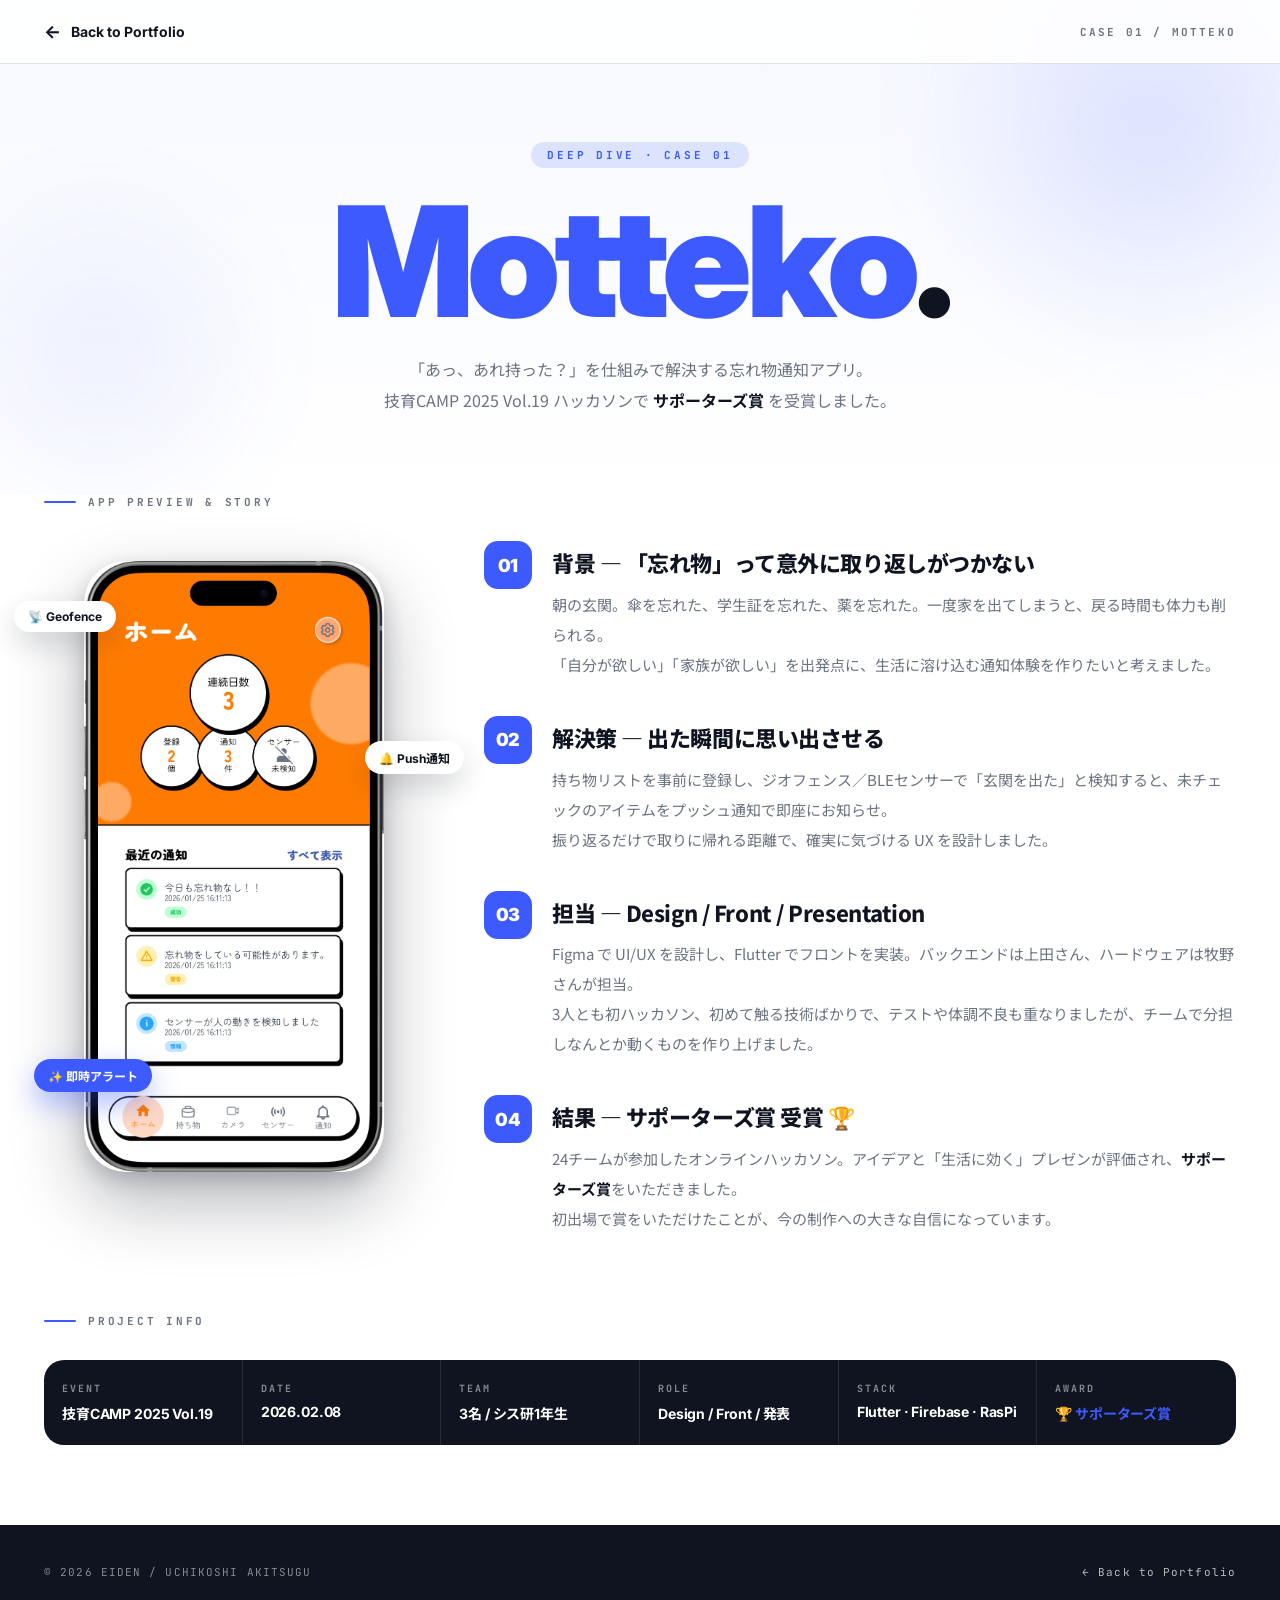
<file: motteko.html>
<!doctype html>
<html lang="ja">
<head>
  <meta charset="utf-8" />
  <meta name="viewport" content="width=device-width, initial-scale=1" />
  <title>Motteko — えいでん portfolio</title>
  <link rel="preconnect" href="https://fonts.googleapis.com">
  <link rel="preconnect" href="https://fonts.gstatic.com" crossorigin>
  <link href="https://fonts.googleapis.com/css2?family=Inter:wght@400;500;600;700;800;900&family=Noto+Sans+JP:wght@300;400;500;600;700;900&family=Caveat:wght@500;600;700&family=JetBrains+Mono:wght@400;500;700&display=swap" rel="stylesheet">
  <style>
    :root {
      --blue: #3D5AFF;
      --ink: #0f1420;
      --paper: #ffffff;
      --paper-2: #f6f7fb;
      --line: #e1e4ea;
      --muted: #6b7380;
      --blue-soft: #dbe3ff;
      --navy: #0A0F2E;
      --lime: #C6FF00;
    }

    * { box-sizing: border-box }
    html, body { margin: 0; padding: 0; color: var(--ink); font-family: "Noto Sans JP", "Inter", system-ui, sans-serif; background: #fff }
    html { scroll-behavior: smooth }
    a { color: inherit; text-decoration: none }
    img { max-width: 100%; display: block }

    /* ===== Back nav ===== */
    .back-nav {
      position: fixed; top: 0; left: 0; right: 0; height: 64px; z-index: 50;
      display: flex; align-items: center; justify-content: space-between;
      padding: 0 44px;
      background: rgba(255, 255, 255, .88);
      backdrop-filter: blur(12px);
      -webkit-backdrop-filter: blur(12px);
      border-bottom: 1px solid var(--line);
    }

    .back-link {
      display: flex; align-items: center; gap: 10px;
      font-family: "Inter", sans-serif; font-weight: 700; font-size: 14px;
      color: var(--ink); transition: color .2s;
    }
    .back-link:hover { color: var(--blue) }
    .back-link .arrow { font-size: 18px; line-height: 1 }

    .nav-title {
      font-family: "JetBrains Mono", monospace;
      font-size: 11px; font-weight: 700; letter-spacing: .2em;
      color: var(--muted);
    }

    /* ===== Hero ===== */
    .hero {
      padding: 140px 44px 80px;
      text-align: center;
      position: relative;
      overflow: hidden;
      background: linear-gradient(180deg, #f6f8ff 0%, #fff 100%);
    }

    .hero::before {
      content: ""; position: absolute; right: -120px; top: -120px;
      width: 500px; height: 500px; border-radius: 50%;
      background: radial-gradient(circle, rgba(61, 90, 255, .15), transparent 70%);
      filter: blur(30px); pointer-events: none;
    }

    .hero::after {
      content: ""; position: absolute; left: -100px; bottom: -60px;
      width: 400px; height: 400px; border-radius: 50%;
      background: radial-gradient(circle, rgba(61, 90, 255, .08), transparent 70%);
      filter: blur(30px); pointer-events: none;
    }

    .hero-inner { position: relative; z-index: 1; max-width: 800px; margin: 0 auto }

    .hero-tag {
      display: inline-block;
      font-family: "JetBrains Mono", monospace;
      font-size: 11px; font-weight: 700; letter-spacing: .25em;
      color: var(--blue); background: var(--blue-soft);
      padding: 6px 16px; border-radius: 20px; margin-bottom: 24px;
    }

    .hero-title {
      font-family: "Inter", sans-serif; font-weight: 900;
      font-size: clamp(80px, 12vw, 160px);
      letter-spacing: -.04em; color: var(--blue); line-height: .9; margin: 0;
    }
    .hero-title .dot { color: var(--ink) }

    .hero-sub {
      margin: 24px auto 0; max-width: 640px;
      font-size: 16px; line-height: 1.9; color: var(--muted);
    }
    .hero-sub b { color: var(--ink) }

    /* ===== Content section ===== */
    .content { max-width: 1280px; margin: 0 auto; padding: 0 44px 80px }

    .section-label {
      font-family: "JetBrains Mono", monospace;
      font-size: 11px; font-weight: 700; letter-spacing: .25em;
      color: var(--muted); margin-bottom: 32px;
      display: flex; align-items: center; gap: 12px;
    }
    .section-label::before { content: ""; width: 32px; height: 2px; background: var(--blue); border-radius: 2px }

    /* ===== Grid: phone + story ===== */
    .detail-grid {
      display: grid; grid-template-columns: 380px 1fr; gap: 60px;
      align-items: start; margin-bottom: 80px;
    }

    /* Phone mockup */
    .md-phone { position: relative; display: flex; justify-content: center; padding-top: 20px }

    .phone-img {
      width: 300px;
      border-radius: 42px;
      box-shadow: 0 30px 70px rgba(15, 20, 32, .30), 0 8px 20px rgba(15, 20, 32, .18);
      display: block;
    }

    /* Floating chips */
    .float-chip {
      position: absolute; background: #fff; border-radius: 24px;
      padding: 8px 14px; font-family: "Inter", "Noto Sans JP", sans-serif;
      font-weight: 700; font-size: 12px; color: var(--ink);
      box-shadow: 0 12px 28px rgba(15, 20, 32, .16);
      white-space: nowrap; animation: floatChip 4s ease-in-out infinite;
    }
    .float-chip.c1 { top: 60px; left: -30px }
    .float-chip.c2 { top: 200px; right: -40px; animation-delay: 1.2s }
    .float-chip.c3 { bottom: 80px; left: -10px; animation-delay: 2.4s; background: var(--blue); color: #fff; box-shadow: 0 12px 28px rgba(61, 90, 255, .4) }
    @keyframes floatChip { 0%,100% { transform: translateY(0) } 50% { transform: translateY(-8px) } }

    /* Story blocks */
    .md-story { display: flex; flex-direction: column; gap: 36px }
    .md-block { position: relative; padding-left: 68px }

    .md-num {
      position: absolute; left: 0; top: 0;
      width: 48px; height: 48px; border-radius: 14px;
      background: var(--blue); color: #fff;
      display: flex; align-items: center; justify-content: center;
      font-family: "Inter", sans-serif; font-weight: 900; font-size: 18px;
      letter-spacing: -.02em;
    }

    .md-block h3 {
      margin: 6px 0 12px;
      font-family: "Noto Sans JP", "Inter", sans-serif;
      font-weight: 800; font-size: 22px; line-height: 1.4;
      letter-spacing: -.02em; color: var(--ink);
    }

    .md-block p {
      margin: 0; font-size: 15px; line-height: 2;
      color: var(--muted); text-wrap: pretty;
    }
    .md-block p b { color: var(--ink); font-weight: 700 }

    /* ===== Stats bar ===== */
    .md-stats {
      display: grid; grid-template-columns: repeat(6, 1fr);
      background: var(--ink); color: #fff;
      border-radius: 20px; overflow: hidden;
    }
    .md-stats > div { padding: 22px 18px; border-right: 1px solid rgba(255, 255, 255, .1) }
    .md-stats > div:last-child { border-right: 0 }
    .md-stats .k { font-family: "JetBrains Mono", monospace; font-size: 10px; letter-spacing: .2em; color: rgba(255, 255, 255, .5); font-weight: 700 }
    .md-stats .v { margin-top: 8px; font-family: "Inter", "Noto Sans JP", sans-serif; font-weight: 700; font-size: 14px; letter-spacing: -.01em }

    /* ===== Footer ===== */
    .page-footer {
      background: var(--ink); color: #fff; padding: 40px 44px;
      display: flex; justify-content: space-between; align-items: center;
      font-family: "JetBrains Mono", monospace; font-size: 11px;
      letter-spacing: .1em; color: rgba(255, 255, 255, .5);
    }
    .page-footer a { color: rgba(255, 255, 255, .7); transition: color .2s }
    .page-footer a:hover { color: #fff }

    /* ===== Responsive ===== */
    @media (max-width: 900px) {
      .back-nav { padding: 0 20px }
      .hero { padding: 120px 20px 60px }
      .content { padding: 0 20px 60px }
      .detail-grid { grid-template-columns: 1fr; gap: 48px }
      .md-stats { grid-template-columns: repeat(2, 1fr) }
      .md-stats > div { border-right: 0; border-bottom: 1px solid rgba(255, 255, 255, .1) }
      .page-footer { padding: 30px 20px; flex-direction: column; gap: 12px; text-align: center }
    }
  </style>
</head>
<body>

<!-- ===== Navigation ===== -->
<nav class="back-nav">
  <a href="index.html" class="back-link">
    <span class="arrow">&larr;</span>
    <span>Back to Portfolio</span>
  </a>
  <span class="nav-title">CASE 01 / MOTTEKO</span>
</nav>

<!-- ===== Hero ===== -->
<section class="hero">
  <div class="hero-inner">
    <div class="hero-tag">DEEP DIVE · CASE 01</div>
    <h1 class="hero-title">Motteko<span class="dot">.</span></h1>
    <p class="hero-sub">「あっ、あれ持った？」を仕組みで解決する忘れ物通知アプリ。<br/>技育CAMP 2025 Vol.19 ハッカソンで <b>サポーターズ賞</b> を受賞しました。</p>
  </div>
</section>

<!-- ===== Main content ===== -->
<main class="content">

  <div class="section-label">APP PREVIEW & STORY</div>

  <div class="detail-grid">
    <!-- Phone mockup -->
    <div class="md-phone">
      <img class="phone-img" src="motteko-screen.png" alt="Motteko アプリ画面">

      <div class="float-chip c1">📡 Geofence</div>
      <div class="float-chip c2">🔔 Push通知</div>
      <div class="float-chip c3">✨ 即時アラート</div>
    </div>

    <!-- Story blocks -->
    <div class="md-story">
      <section class="md-block">
        <div class="md-num">01</div>
        <h3>背景 — 「忘れ物」って意外に取り返しがつかない</h3>
        <p>朝の玄関。傘を忘れた、学生証を忘れた、薬を忘れた。一度家を出てしまうと、戻る時間も体力も削られる。<br/>「自分が欲しい」「家族が欲しい」を出発点に、生活に溶け込む通知体験を作りたいと考えました。</p>
      </section>

      <section class="md-block">
        <div class="md-num">02</div>
        <h3>解決策 — 出た瞬間に思い出させる</h3>
        <p>持ち物リストを事前に登録し、ジオフェンス／BLEセンサーで「玄関を出た」と検知すると、未チェックのアイテムをプッシュ通知で即座にお知らせ。<br/>振り返るだけで取りに帰れる距離で、確実に気づける UX を設計しました。</p>
      </section>

      <section class="md-block">
        <div class="md-num">03</div>
        <h3>担当 — Design / Front / Presentation</h3>
        <p>Figma で UI/UX を設計し、Flutter でフロントを実装。バックエンドは上田さん、ハードウェアは牧野さんが担当。<br/>3人とも初ハッカソン、初めて触る技術ばかりで、テストや体調不良も重なりましたが、チームで分担しなんとか動くものを作り上げました。</p>
      </section>

      <section class="md-block">
        <div class="md-num">04</div>
        <h3>結果 — サポーターズ賞 受賞 🏆</h3>
        <p>24チームが参加したオンラインハッカソン。アイデアと「生活に効く」プレゼンが評価され、<b>サポーターズ賞</b>をいただきました。<br/>初出場で賞をいただけたことが、今の制作への大きな自信になっています。</p>
      </section>
    </div>
  </div>

  <div class="section-label">PROJECT INFO</div>

  <div class="md-stats">
    <div><div class="k">EVENT</div><div class="v">技育CAMP 2025 Vol.19</div></div>
    <div><div class="k">DATE</div><div class="v">2026.02.08</div></div>
    <div><div class="k">TEAM</div><div class="v">3名 / シス研1年生</div></div>
    <div><div class="k">ROLE</div><div class="v">Design / Front / 発表</div></div>
    <div><div class="k">STACK</div><div class="v">Flutter · Firebase · RasPi</div></div>
    <div><div class="k">AWARD</div><div class="v" style="color:var(--blue)">🏆 サポーターズ賞</div></div>
  </div>

</main>

<!-- ===== Footer ===== -->
<footer class="page-footer">
  <span>&copy; 2026 EIDEN / UCHIKOSHI AKITSUGU</span>
  <a href="index.html">&larr; Back to Portfolio</a>
</footer>

</body>
</html>
</file>
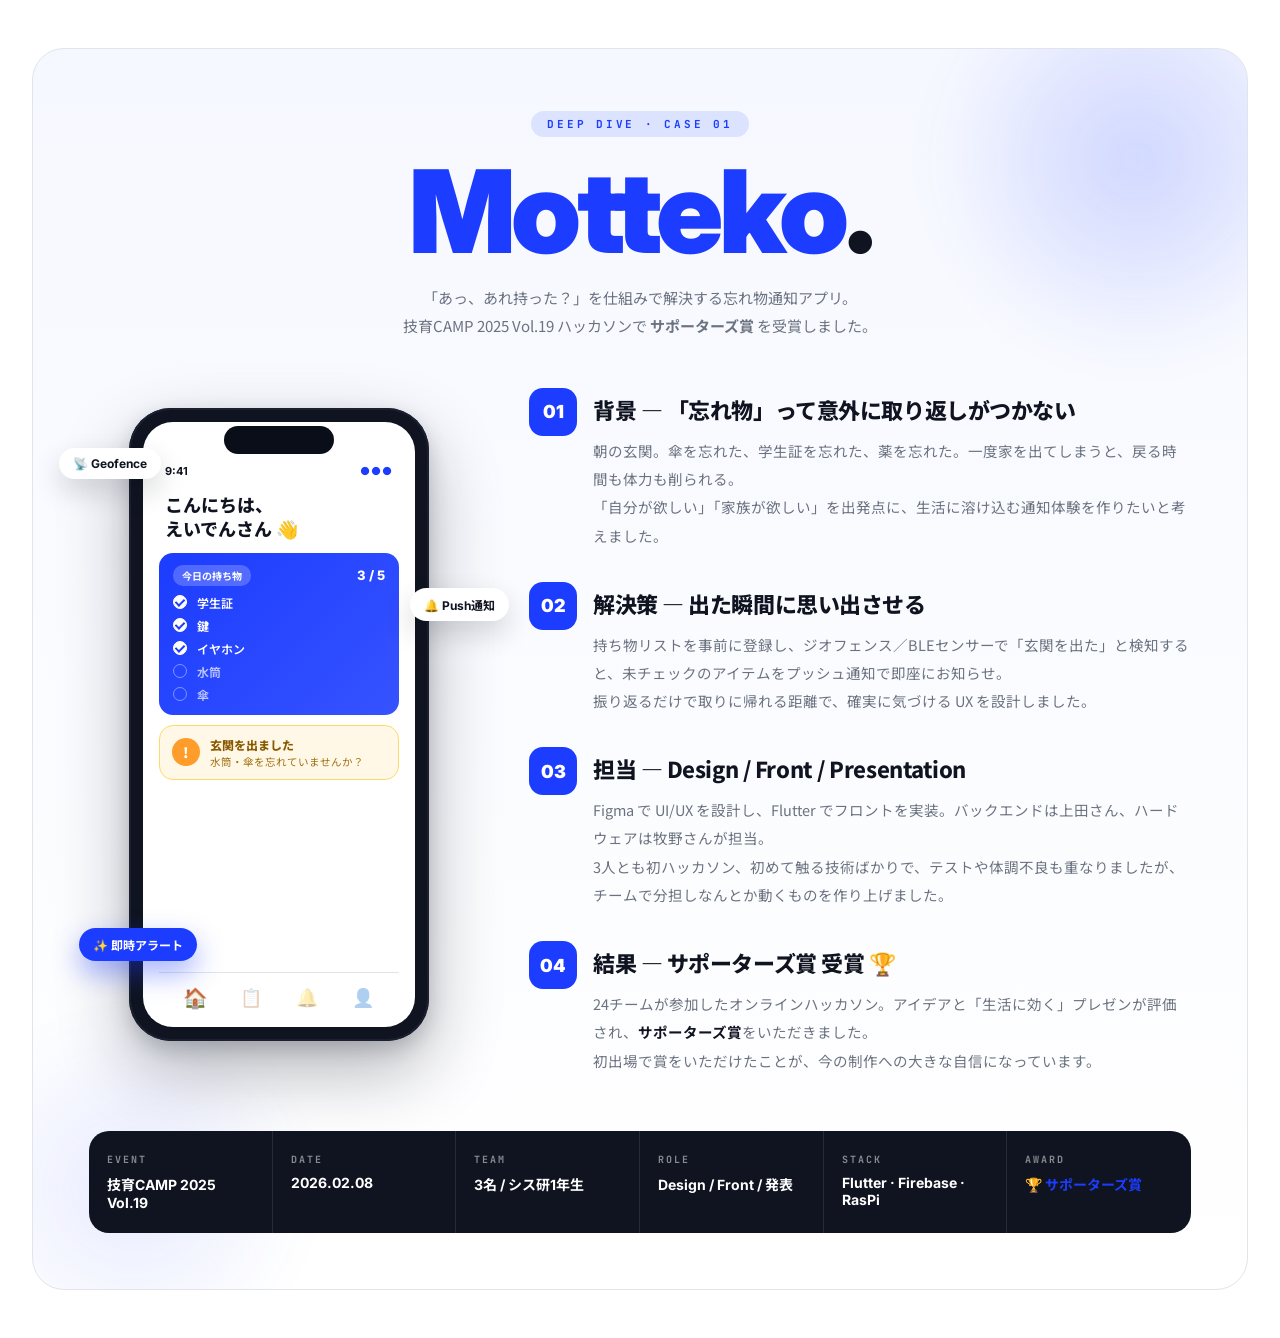
<file: design_handoff_motteko/motteko_screen.html>
<!doctype html>
<html lang="ja">
<head>
<meta charset="utf-8" />
<meta name="viewport" content="width=device-width,initial-scale=1" />
<title>Motteko — Detail Screen (Design Reference)</title>
<link rel="preconnect" href="https://fonts.googleapis.com">
<link rel="preconnect" href="https://fonts.gstatic.com" crossorigin>
<link href="https://fonts.googleapis.com/css2?family=Inter:wght@400;500;600;700;800;900&family=Noto+Sans+JP:wght@400;500;600;700;800;900&family=JetBrains+Mono:wght@400;500;700&display=swap" rel="stylesheet">
<style>
  :root{
    --blue:#1C3CFF;
    --blue-deep:#0a24c9;
    --blue-soft:#dbe3ff;
    --ink:#0f1420;
    --paper:#ffffff;
    --paper-2:#f6f7fb;
    --line:#e1e4ea;
    --muted:#6b7380;
  }
  *{box-sizing:border-box}
  html,body{margin:0;padding:0;color:var(--ink);font-family:"Noto Sans JP","Inter",system-ui,sans-serif;background:#fff}
  body{padding:48px 32px}

  .motteko-detail{
    max-width:1280px;margin:0 auto;
    background:linear-gradient(180deg,#f6f8ff 0%,#ffffff 100%);
    border:1px solid var(--line);border-radius:32px;
    padding:60px 56px 56px;position:relative;overflow:hidden;
  }
  .motteko-detail::before{content:"";position:absolute;right:-100px;top:-100px;width:420px;height:420px;border-radius:50%;background:radial-gradient(circle,rgba(28,60,255,.18),transparent 70%);filter:blur(20px);pointer-events:none}
  .motteko-detail::after{content:"";position:absolute;left:-80px;bottom:-80px;width:360px;height:360px;border-radius:50%;background:radial-gradient(circle,rgba(28,60,255,.10),transparent 70%);filter:blur(20px);pointer-events:none}

  .md-head{position:relative;z-index:1;text-align:center;margin-bottom:48px}
  .md-tag{display:inline-block;font-family:"JetBrains Mono",monospace;font-size:11px;font-weight:700;letter-spacing:.25em;color:var(--blue);background:var(--blue-soft);padding:6px 16px;border-radius:20px;margin-bottom:20px}
  .md-title{font-family:"Inter",sans-serif;font-weight:900;font-size:clamp(72px,9vw,128px);letter-spacing:-.04em;color:var(--blue);line-height:.95;margin:0}
  .md-title .dot{color:var(--ink)}
  .md-sub{margin:18px auto 0;max-width:640px;font-size:15px;line-height:1.85;color:var(--muted)}

  .md-grid{position:relative;z-index:1;display:grid;grid-template-columns:380px 1fr;gap:60px;align-items:start;margin-bottom:56px}

  .md-phone{position:relative;display:flex;justify-content:center;padding-top:20px}
  .phone{width:300px;aspect-ratio:9/19;background:#0f1420;border-radius:42px;padding:14px;position:relative;box-shadow:0 30px 70px rgba(15,20,32,.30),0 8px 20px rgba(15,20,32,.18),inset 0 0 0 2px #1a2030}
  .phone-notch{position:absolute;left:50%;top:18px;transform:translateX(-50%);width:110px;height:28px;background:#0a0e18;border-radius:18px;z-index:3}
  .phone-screen{width:100%;height:100%;background:#fff;border-radius:30px;overflow:hidden;padding:42px 16px 14px;display:flex;flex-direction:column;gap:10px;position:relative}
  .ps-status{display:flex;justify-content:space-between;align-items:center;font-family:"Inter",sans-serif;font-size:11px;font-weight:700;color:var(--ink);padding:0 6px}
  .ps-status .dots{color:var(--blue);letter-spacing:1px}
  .ps-h1{font-family:"Noto Sans JP",sans-serif;font-weight:800;font-size:18px;line-height:1.35;color:var(--ink);padding:4px 6px 2px}
  .ps-card{background:#f6f7fb;border-radius:14px;padding:12px 14px}
  .ps-card.primary{background:linear-gradient(135deg,#1C3CFF 0%,#3653ff 100%);color:#fff}
  .ps-card-h{display:flex;justify-content:space-between;align-items:center;margin-bottom:8px}
  .ps-pill{font-size:10px;background:rgba(255,255,255,.22);padding:3px 9px;border-radius:10px;font-weight:700}
  .ps-count{font-family:"Inter",sans-serif;font-weight:800;font-size:13px}
  .ps-list{display:flex;flex-direction:column;gap:6px}
  .ps-item{display:flex;align-items:center;gap:10px;font-size:12px;font-weight:600;opacity:.7}
  .ps-item.on{opacity:1}
  .ps-item .chk{width:14px;height:14px;border-radius:50%;border:1.5px solid rgba(255,255,255,.6);display:inline-block;flex:none;position:relative}
  .ps-item.on .chk{background:#fff;border-color:#fff}
  .ps-item.on .chk::after{content:"";position:absolute;left:3px;top:1px;width:4px;height:7px;border-right:2px solid var(--blue);border-bottom:2px solid var(--blue);transform:rotate(45deg)}
  .ps-card.alert{background:#fff8e6;border:1.5px solid #ffd966;display:flex;gap:10px;align-items:center;padding:10px 12px}
  .ps-alert-icn{width:28px;height:28px;border-radius:50%;background:#ff9c2a;color:#fff;display:flex;align-items:center;justify-content:center;font-weight:900;font-size:14px;flex:none}
  .ps-alert-t{font-family:"Noto Sans JP",sans-serif;font-weight:800;font-size:12px;color:#8a5a00}
  .ps-alert-s{font-size:10.5px;color:#a07013;margin-top:1px}
  .ps-tab{margin-top:auto;display:flex;justify-content:space-around;padding:10px 8px 4px;border-top:1px solid var(--line)}
  .ps-tab span{font-size:18px;opacity:.35}
  .ps-tab span.on{opacity:1;transform:scale(1.1)}

  .float-chip{position:absolute;background:#fff;border-radius:24px;padding:8px 14px;font-family:"Inter","Noto Sans JP",sans-serif;font-weight:700;font-size:12px;color:var(--ink);box-shadow:0 12px 28px rgba(15,20,32,.16);white-space:nowrap;animation:floatChip 4s ease-in-out infinite}
  .float-chip.c1{top:60px;left:-30px}
  .float-chip.c2{top:200px;right:-40px;animation-delay:1.2s}
  .float-chip.c3{bottom:80px;left:-10px;animation-delay:2.4s;background:var(--blue);color:#fff;box-shadow:0 12px 28px rgba(28,60,255,.4)}
  @keyframes floatChip{0%,100%{transform:translateY(0)}50%{transform:translateY(-8px)}}

  .md-story{display:flex;flex-direction:column;gap:32px}
  .md-block{position:relative;padding-left:64px}
  .md-num{position:absolute;left:0;top:0;width:48px;height:48px;border-radius:14px;background:var(--blue);color:#fff;display:flex;align-items:center;justify-content:center;font-family:"Inter",sans-serif;font-weight:900;font-size:18px}
  .md-block h3{margin:6px 0 12px;font-family:"Noto Sans JP","Inter",sans-serif;font-weight:800;font-size:22px;line-height:1.4;letter-spacing:-.02em;color:var(--ink)}
  .md-block p{margin:0;font-size:14.5px;line-height:1.95;color:var(--muted);text-wrap:pretty}
  .md-block p b{color:var(--ink);font-weight:700}

  .md-stats{position:relative;z-index:1;display:grid;grid-template-columns:repeat(6,1fr);background:var(--ink);color:#fff;border-radius:20px;overflow:hidden}
  .md-stats > div{padding:22px 18px;border-right:1px solid rgba(255,255,255,.1)}
  .md-stats > div:last-child{border-right:0}
  .md-stats .k{font-family:"JetBrains Mono",monospace;font-size:10px;letter-spacing:.2em;color:rgba(255,255,255,.5);font-weight:700}
  .md-stats .v{margin-top:8px;font-family:"Inter","Noto Sans JP",sans-serif;font-weight:700;font-size:14px}

  @media (max-width:900px){
    .motteko-detail{padding:40px 24px}
    .md-grid{grid-template-columns:1fr;gap:48px}
    .md-stats{grid-template-columns:repeat(2,1fr)}
    .md-stats > div{border-right:0;border-bottom:1px solid rgba(255,255,255,.1)}
  }
</style>
</head>
<body>

<article class="motteko-detail">
  <header class="md-head">
    <div class="md-tag">DEEP DIVE · CASE 01</div>
    <h2 class="md-title">Motteko<span class="dot">.</span></h2>
    <p class="md-sub">「あっ、あれ持った？」を仕組みで解決する忘れ物通知アプリ。<br/>技育CAMP 2025 Vol.19 ハッカソンで <b>サポーターズ賞</b> を受賞しました。</p>
  </header>

  <div class="md-grid">
    <div class="md-phone">
      <div class="phone">
        <div class="phone-notch"></div>
        <div class="phone-screen">
          <div class="ps-status"><span>9:41</span><span class="dots">●●●</span></div>
          <div class="ps-h1">こんにちは、<br/>えいでんさん 👋</div>
          <div class="ps-card primary">
            <div class="ps-card-h"><span class="ps-pill">今日の持ち物</span><span class="ps-count">3 / 5</span></div>
            <div class="ps-list">
              <div class="ps-item on"><i class="chk"></i><span>学生証</span></div>
              <div class="ps-item on"><i class="chk"></i><span>鍵</span></div>
              <div class="ps-item on"><i class="chk"></i><span>イヤホン</span></div>
              <div class="ps-item"><i class="chk"></i><span>水筒</span></div>
              <div class="ps-item"><i class="chk"></i><span>傘</span></div>
            </div>
          </div>
          <div class="ps-card alert">
            <div class="ps-alert-icn">!</div>
            <div>
              <div class="ps-alert-t">玄関を出ました</div>
              <div class="ps-alert-s">水筒・傘を忘れていませんか？</div>
            </div>
          </div>
          <nav class="ps-tab"><span class="on">🏠</span><span>📋</span><span>🔔</span><span>👤</span></nav>
        </div>
      </div>
      <div class="float-chip c1">📡 Geofence</div>
      <div class="float-chip c2">🔔 Push通知</div>
      <div class="float-chip c3">✨ 即時アラート</div>
    </div>

    <div class="md-story">
      <section class="md-block"><div class="md-num">01</div><h3>背景 — 「忘れ物」って意外に取り返しがつかない</h3><p>朝の玄関。傘を忘れた、学生証を忘れた、薬を忘れた。一度家を出てしまうと、戻る時間も体力も削られる。<br/>「自分が欲しい」「家族が欲しい」を出発点に、生活に溶け込む通知体験を作りたいと考えました。</p></section>
      <section class="md-block"><div class="md-num">02</div><h3>解決策 — 出た瞬間に思い出させる</h3><p>持ち物リストを事前に登録し、ジオフェンス／BLEセンサーで「玄関を出た」と検知すると、未チェックのアイテムをプッシュ通知で即座にお知らせ。<br/>振り返るだけで取りに帰れる距離で、確実に気づける UX を設計しました。</p></section>
      <section class="md-block"><div class="md-num">03</div><h3>担当 — Design / Front / Presentation</h3><p>Figma で UI/UX を設計し、Flutter でフロントを実装。バックエンドは上田さん、ハードウェアは牧野さんが担当。<br/>3人とも初ハッカソン、初めて触る技術ばかりで、テストや体調不良も重なりましたが、チームで分担しなんとか動くものを作り上げました。</p></section>
      <section class="md-block"><div class="md-num">04</div><h3>結果 — サポーターズ賞 受賞 🏆</h3><p>24チームが参加したオンラインハッカソン。アイデアと「生活に効く」プレゼンが評価され、<b>サポーターズ賞</b>をいただきました。<br/>初出場で賞をいただけたことが、今の制作への大きな自信になっています。</p></section>
    </div>
  </div>

  <div class="md-stats">
    <div><div class="k">EVENT</div><div class="v">技育CAMP 2025 Vol.19</div></div>
    <div><div class="k">DATE</div><div class="v">2026.02.08</div></div>
    <div><div class="k">TEAM</div><div class="v">3名 / シス研1年生</div></div>
    <div><div class="k">ROLE</div><div class="v">Design / Front / 発表</div></div>
    <div><div class="k">STACK</div><div class="v">Flutter · Firebase · RasPi</div></div>
    <div><div class="k">AWARD</div><div class="v" style="color:var(--blue)">🏆 サポーターズ賞</div></div>
  </div>
</article>

</body>
</html>
</file>
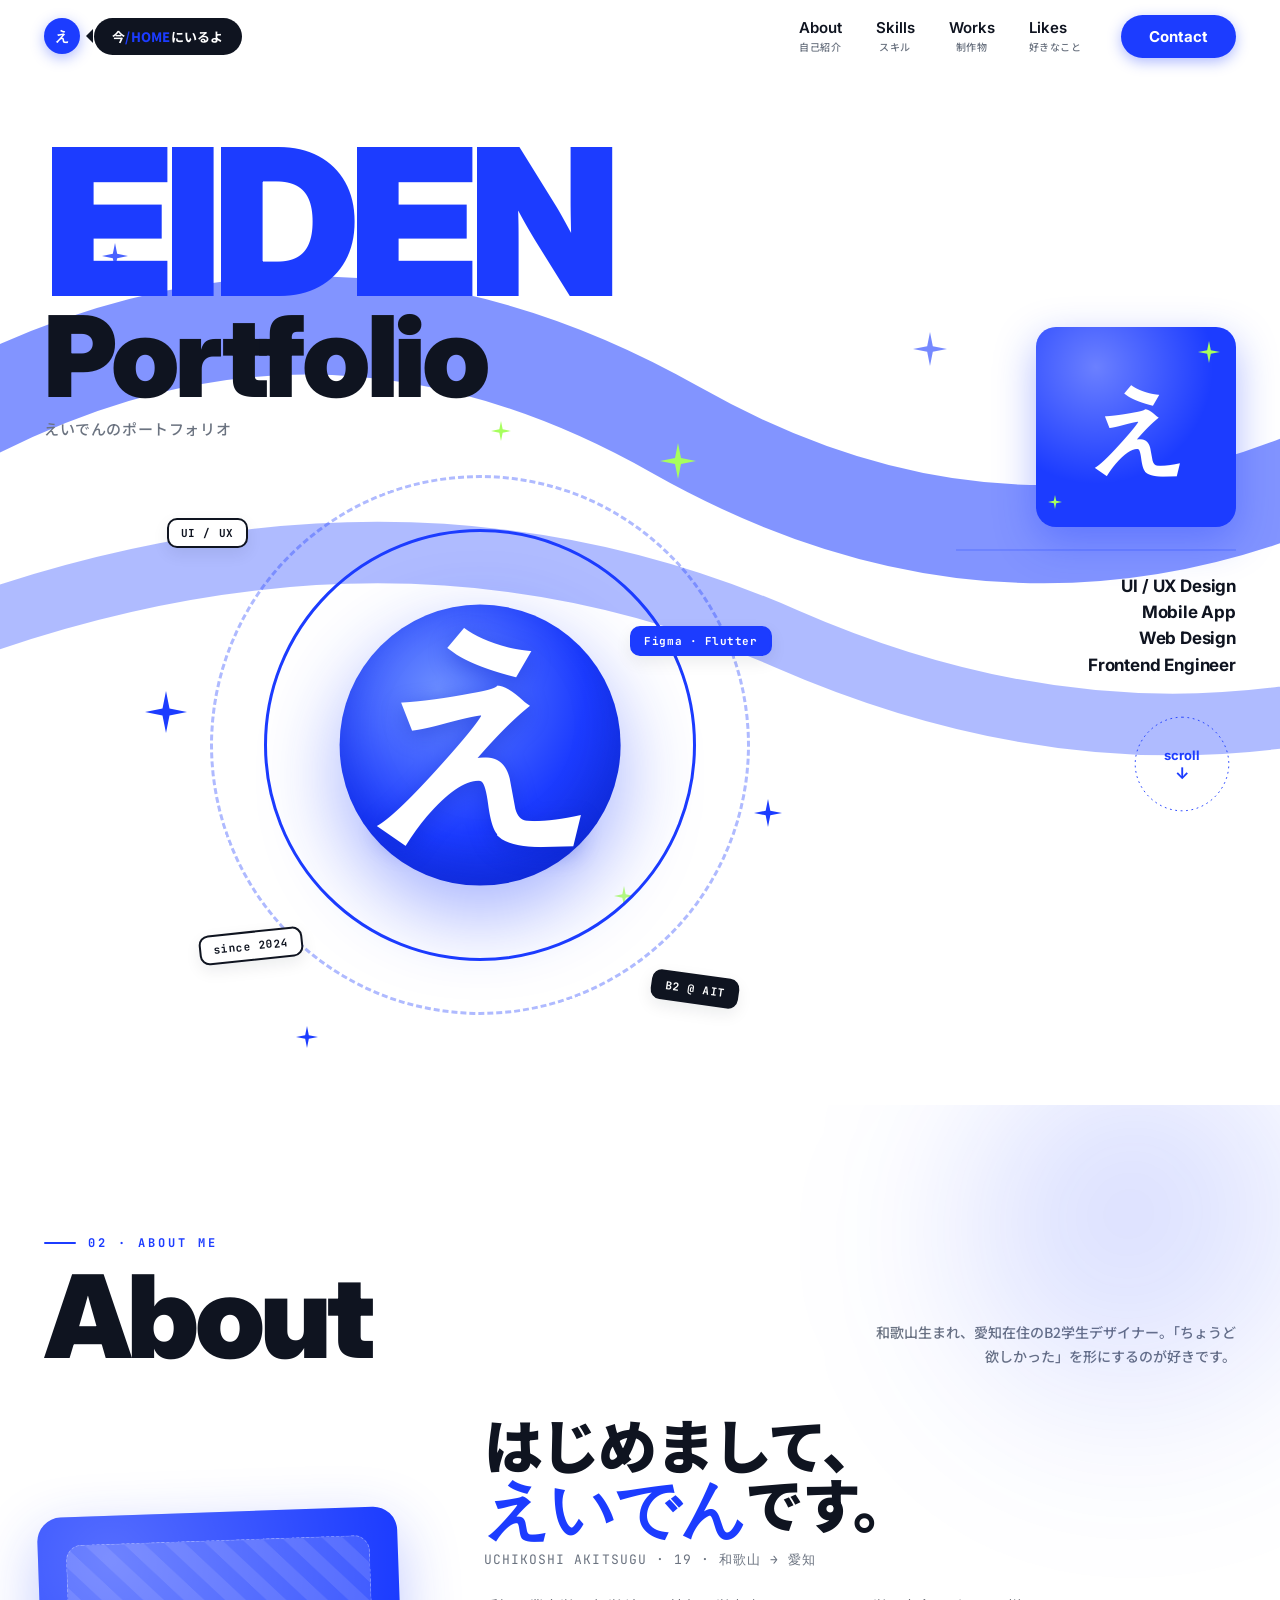
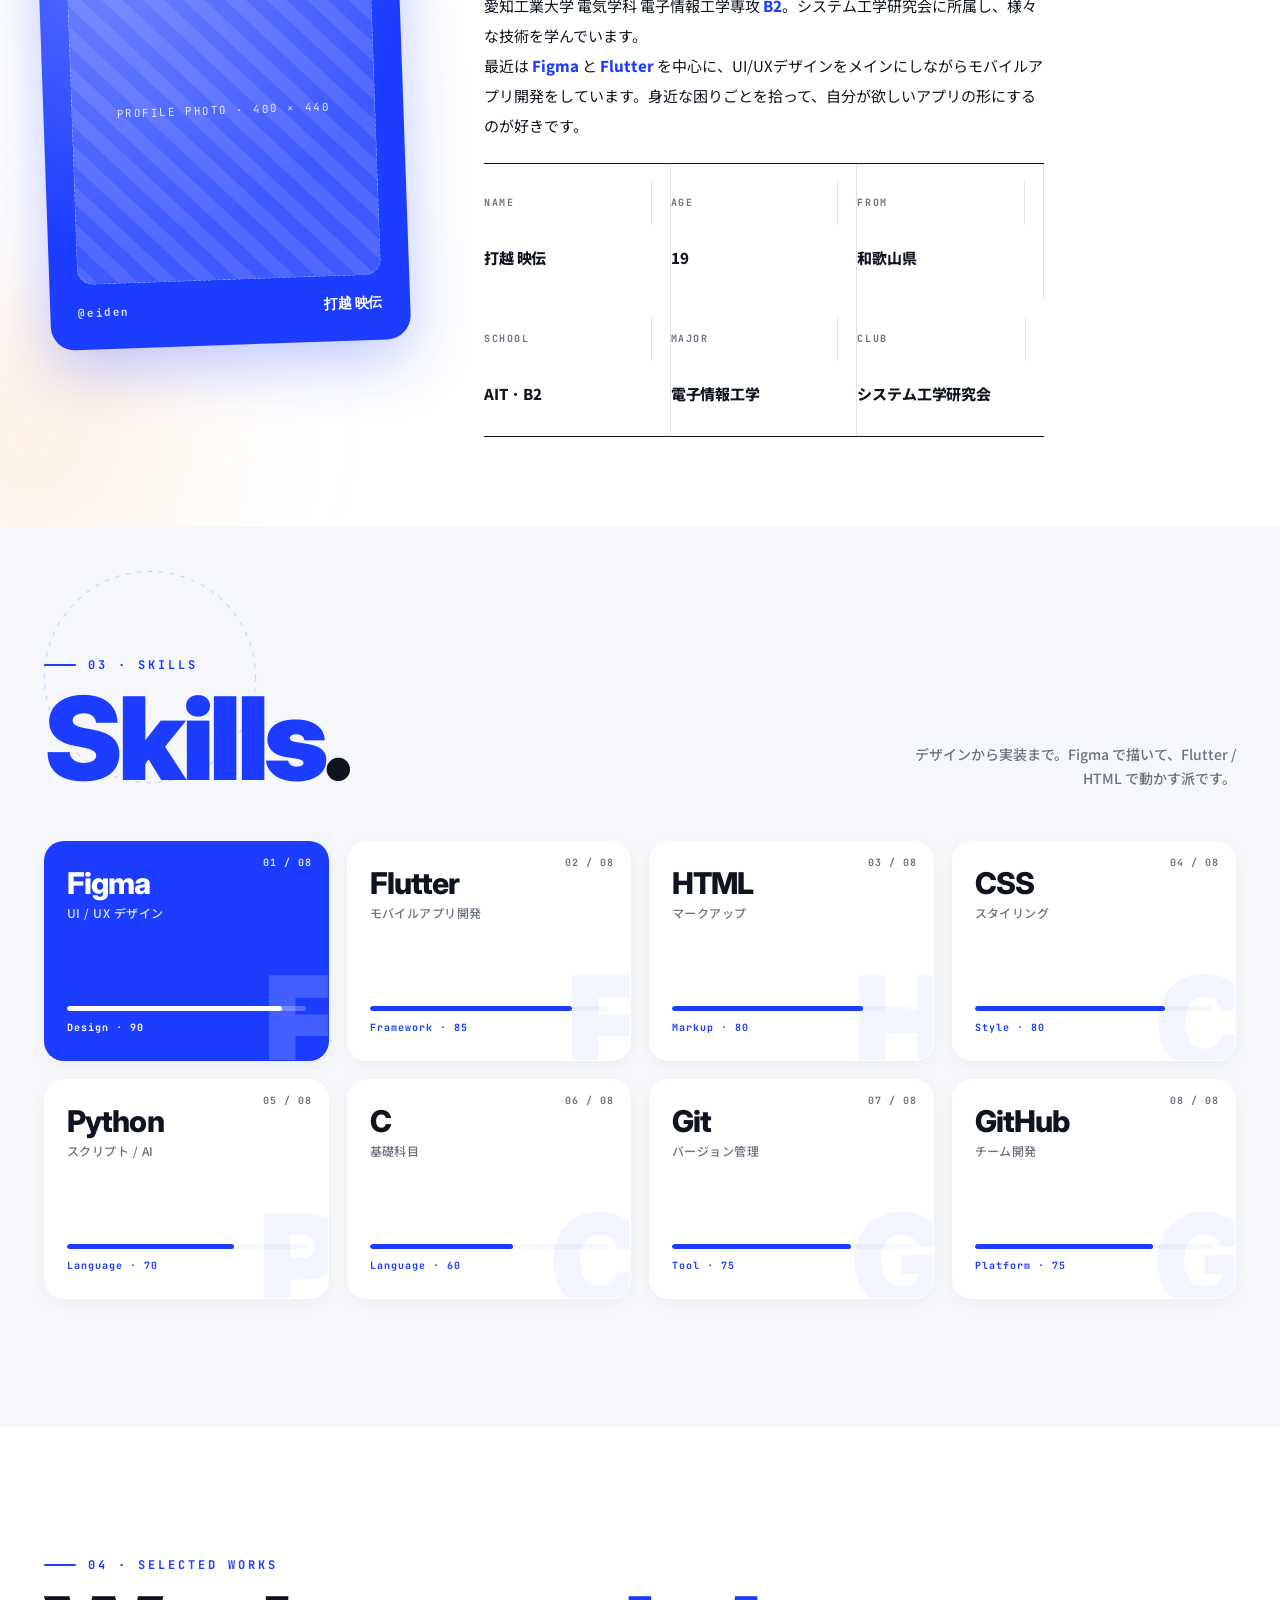
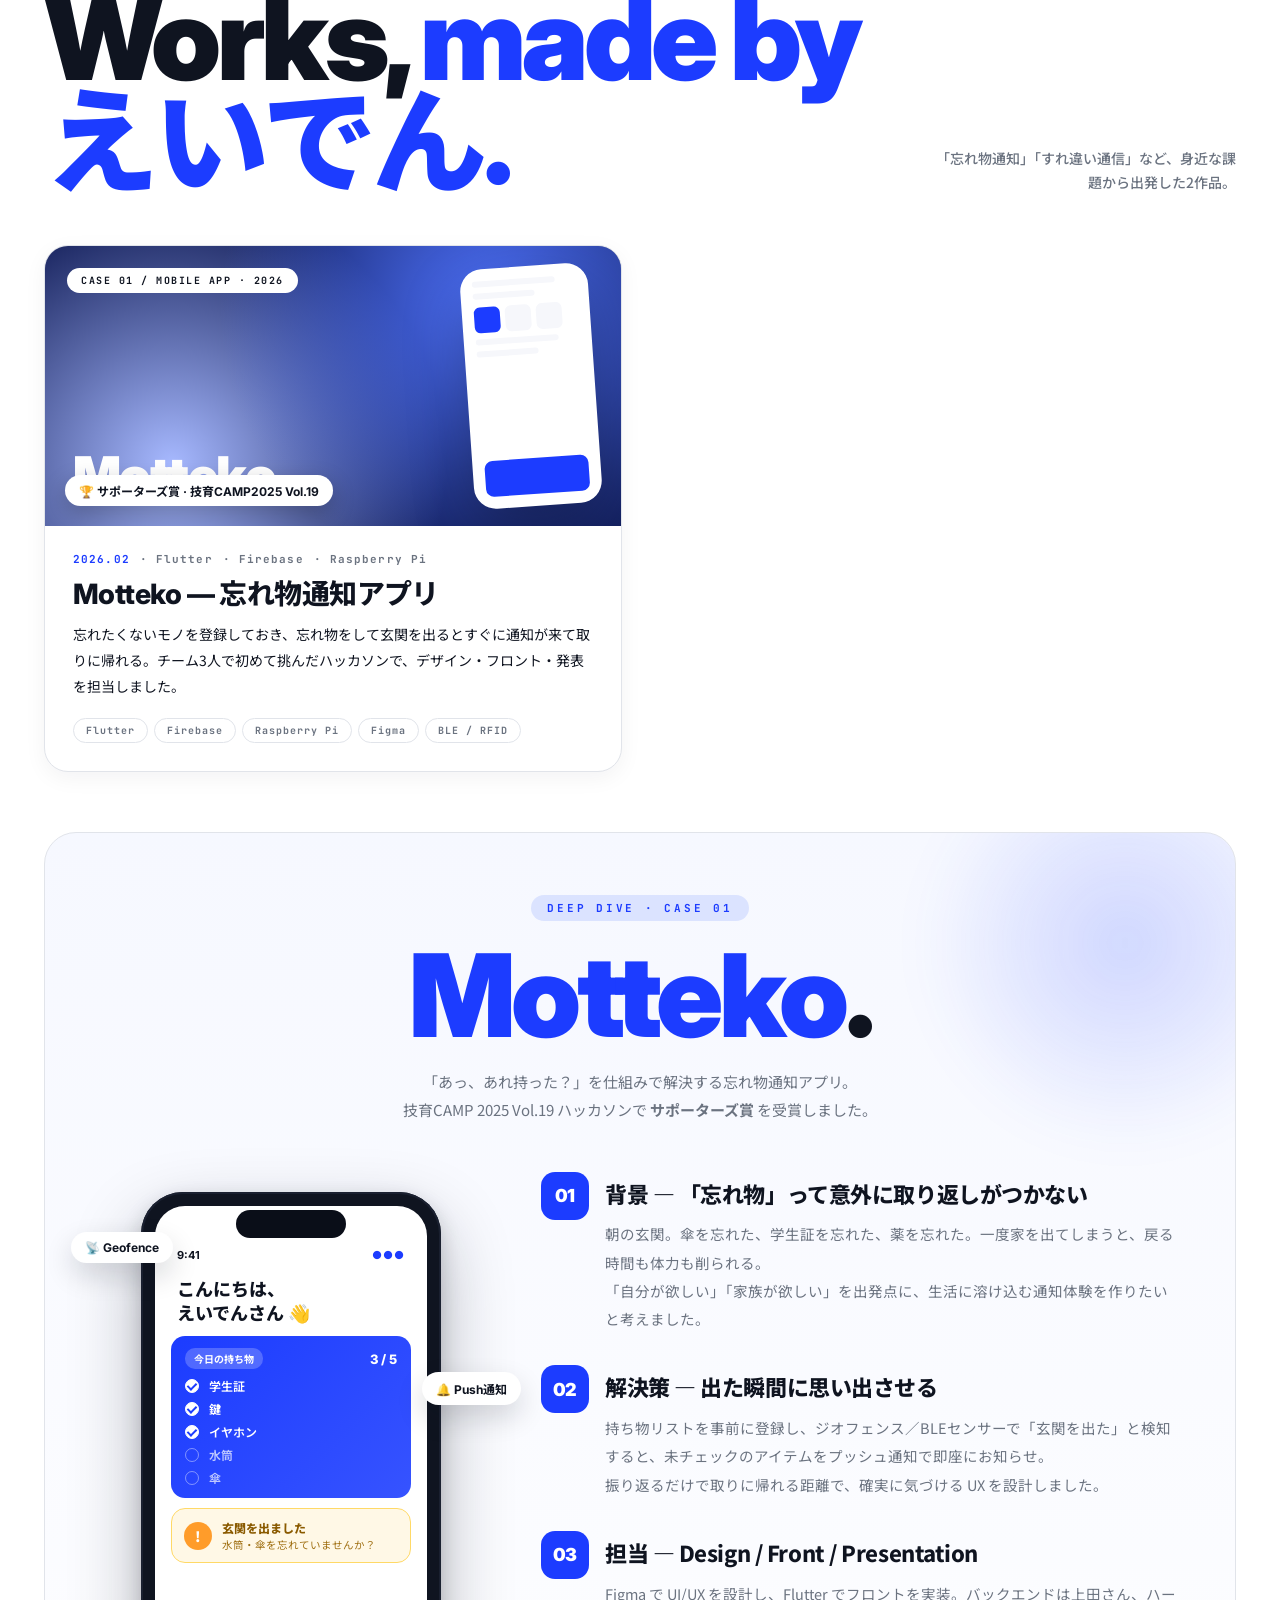
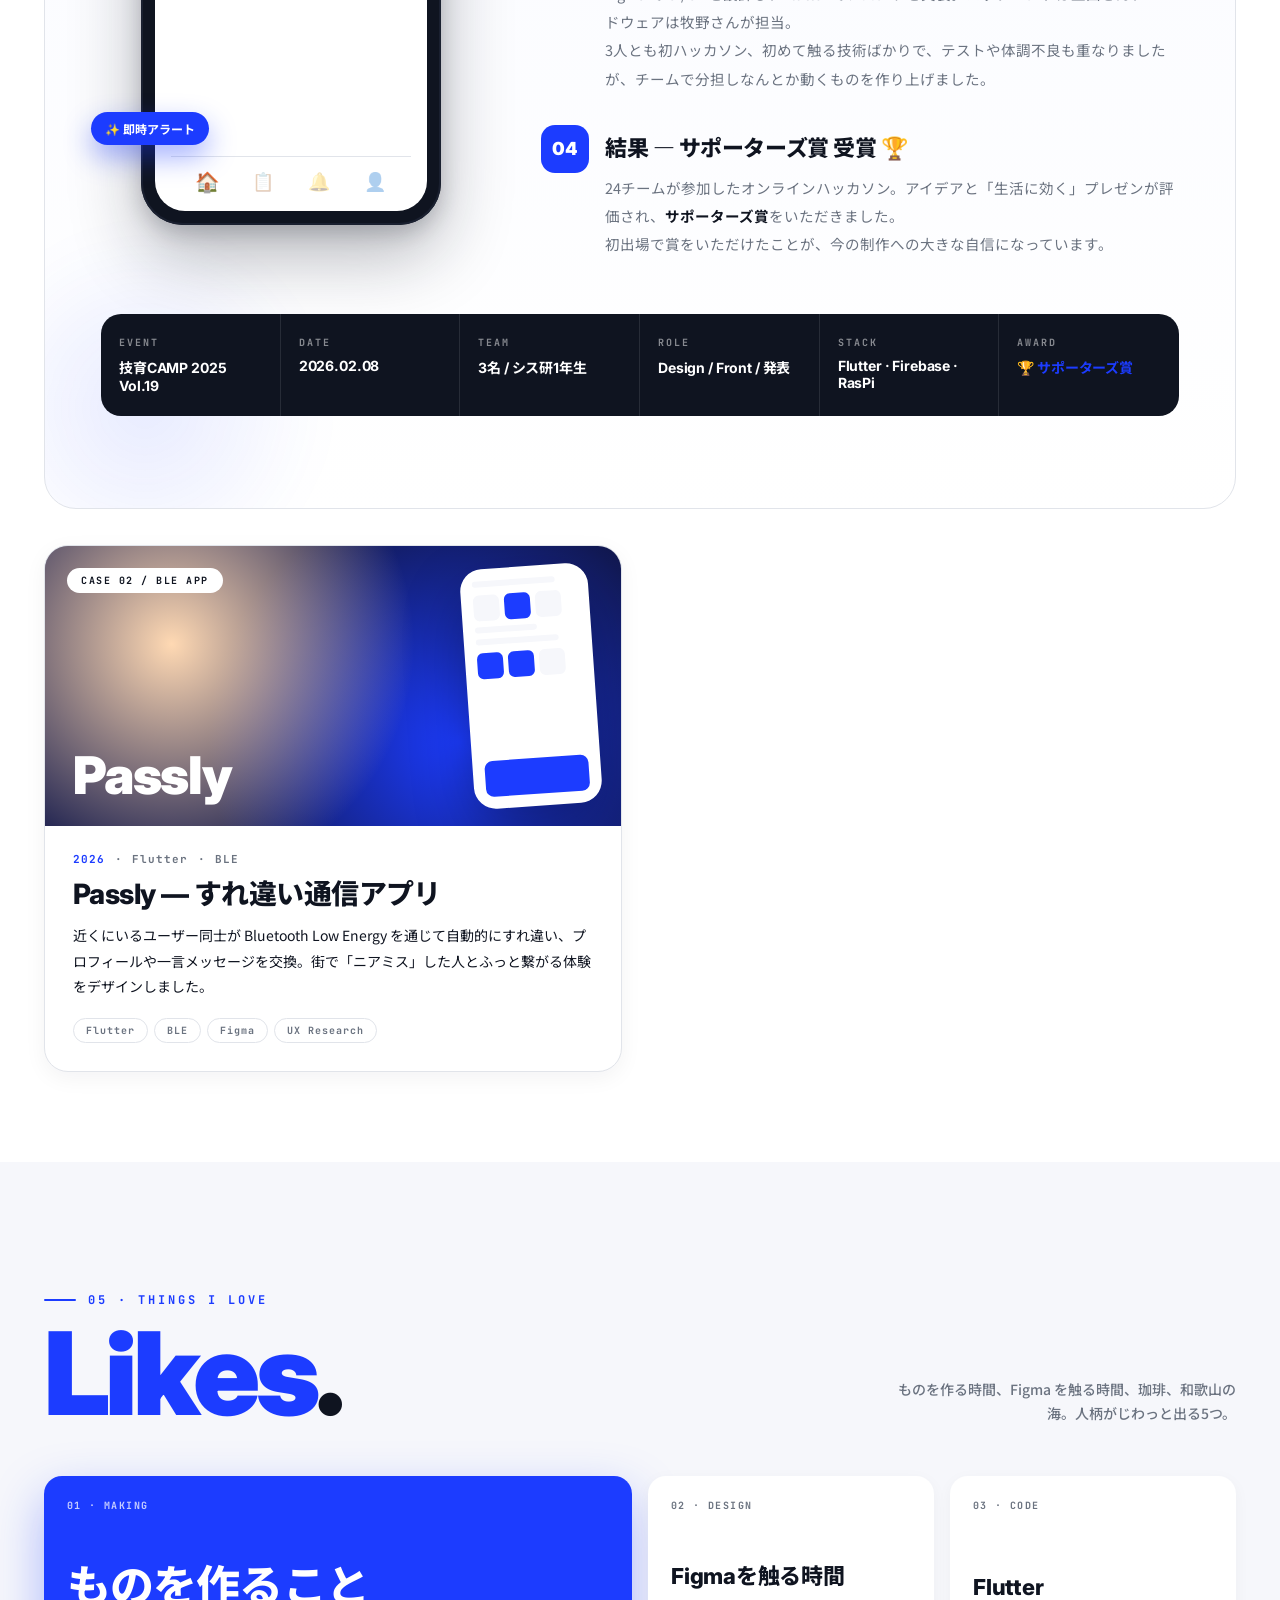
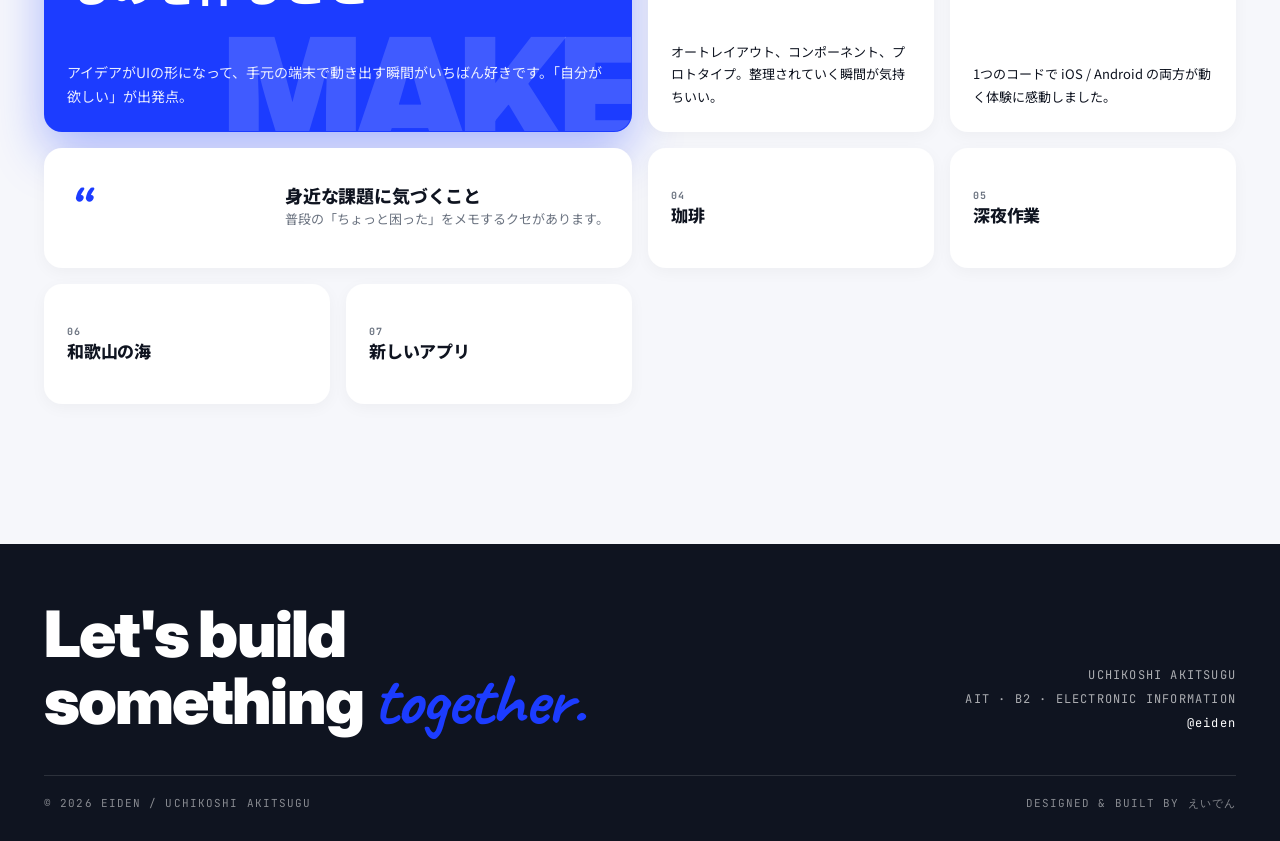
<file: design_handoff_motteko/Portfolio.html>
<!doctype html>
<html lang="ja">
<head>
<meta charset="utf-8" />
<meta name="viewport" content="width=device-width,initial-scale=1" />
<title>えいでん — portfolio</title>
<link rel="preconnect" href="https://fonts.googleapis.com">
<link rel="preconnect" href="https://fonts.gstatic.com" crossorigin>
<link href="https://fonts.googleapis.com/css2?family=Inter:wght@400;500;600;700;800;900&family=Noto+Sans+JP:wght@300;400;500;600;700;900&family=Caveat:wght@500;600;700&family=JetBrains+Mono:wght@400;500;700&display=swap" rel="stylesheet">
<style>
  :root{
    --blue:#1C3CFF;
    --blue-deep:#0a24c9;
    --blue-soft:#dbe3ff;
    --ink:#0f1420;
    --paper:#ffffff;
    --paper-2:#f6f7fb;
    --line:#e1e4ea;
    --muted:#6b7380;
  }
  *{box-sizing:border-box}
  html,body{
    margin:0;padding:0;color:var(--ink);
    font-family:"Noto Sans JP","Inter",system-ui,sans-serif;
    background:#fff;
  }
  html{scroll-behavior:smooth}
  body{min-height:100vh}
  button{font-family:inherit}
  a{color:inherit;text-decoration:none}
  img{max-width:100%;display:block}

  /* ============ HEADER (nav) ============ */
  .header{
    position:fixed;top:0;left:0;right:0;height:72px;z-index:50;
    display:flex;align-items:center;justify-content:space-between;
    padding:16px 44px;
    background:rgba(255,255,255,0.85);
    backdrop-filter:blur(12px);
    -webkit-backdrop-filter:blur(12px);
  }
  .header .left{display:flex;align-items:center;gap:14px}
  .header .dot{
    width:36px;height:36px;border-radius:50%;background:var(--blue);
    display:flex;align-items:center;justify-content:center;color:#fff;font-weight:800;
    font-family:"Inter",sans-serif;font-size:14px;letter-spacing:-.02em;flex:none;
    box-shadow:0 4px 14px rgba(28,60,255,.35);
  }
  .header .here{
    position:relative;
    background:var(--ink);color:#fff;
    padding:9px 18px;border-radius:24px;
    font-size:13px;font-weight:700;letter-spacing:.02em;
    font-family:"Noto Sans JP",sans-serif;
    white-space:nowrap;
  }
  .header .here::after{
    content:"";position:absolute;left:-8px;top:50%;transform:translateY(-50%);
    width:0;height:0;border:7px solid transparent;border-right-color:var(--ink);border-left:0;
  }
  .header .here .cur{color:var(--blue);font-weight:800}
  .nav{display:flex;align-items:center;gap:30px}
  .nav a{
    font-family:"Inter",sans-serif;font-size:15px;font-weight:600;color:var(--ink);
    position:relative;padding:6px 2px;cursor:pointer;
  }
  .nav a .jp{display:block;font-family:"Noto Sans JP",sans-serif;font-size:10px;color:var(--muted);font-weight:500;margin-top:2px;letter-spacing:.05em;text-align:center}
  .nav a.on{color:var(--blue)}
  .nav a.on::after{
    content:"";position:absolute;left:50%;bottom:-6px;transform:translateX(-50%);
    width:28px;height:2px;background:var(--blue);border-radius:2px;
  }
  .nav a:hover{color:var(--blue)}
  .contact{
    background:var(--blue);color:#fff;padding:12px 28px;border-radius:28px;
    font-family:"Inter",sans-serif;font-weight:700;font-size:15px;
    border:0;cursor:pointer;margin-left:8px;
    box-shadow:0 4px 14px rgba(28,60,255,.35);
    transition:transform .2s,box-shadow .2s;
  }
  .contact:hover{transform:translateY(-2px);box-shadow:0 8px 22px rgba(28,60,255,.45)}

  /* ============ Main sections ============ */
  section.panel{
    position:relative;min-height:100vh;padding:130px 44px 90px;overflow:hidden;
    scroll-margin-top:72px;
  }

  /* ============ HOME ============ */
  #home{background:#fff}
  .home-bg{
    position:absolute;inset:0;pointer-events:none;z-index:0;overflow:hidden;
  }
  .home-bg .wave{
    position:absolute;left:-6%;right:-6%;top:18%;width:112%;height:auto;opacity:.55;
  }
  .home-bg .wave-2{
    position:absolute;left:-6%;right:-6%;top:48%;width:112%;height:auto;opacity:.35;
  }
  .home-wrap{
    position:relative;z-index:2;display:grid;grid-template-columns:1fr 280px;gap:40px;
    max-width:1400px;margin:0 auto;min-height:calc(100vh - 220px);align-items:center;
  }
  .home-title{
    font-family:"Inter",sans-serif;font-weight:900;letter-spacing:-.045em;line-height:.9;
    color:var(--blue);
    font-size:clamp(120px,16vw,240px);
    text-wrap:balance;
  }
  .home-title .line2{
    display:block;color:var(--ink);font-size:.55em;letter-spacing:-.03em;
    margin-top:-8px;
  }
  .home-sub{
    display:block;margin-top:14px;
    font-family:"Noto Sans JP",sans-serif;font-size:15px;color:var(--muted);font-weight:500;letter-spacing:.04em;
  }

  /* Right column */
  .home-right{display:flex;flex-direction:column;gap:22px;align-items:flex-end}
  .home-avatar{
    width:200px;height:200px;border-radius:20px;
    background:var(--blue);
    position:relative;overflow:hidden;
    box-shadow:0 14px 40px rgba(28,60,255,.35);
  }
  .home-avatar::before{
    /* subtle highlight */
    content:"";position:absolute;inset:0;
    background:radial-gradient(circle at 30% 20%, rgba(255,255,255,.35), transparent 55%);
  }
  .home-avatar .mark{
    position:absolute;inset:0;display:flex;align-items:center;justify-content:center;
    font-family:"Inter",sans-serif;font-weight:900;color:#fff;font-size:96px;letter-spacing:-.04em;
    line-height:1;
  }
  .home-avatar .sparkle{
    position:absolute;width:22px;height:22px;color:#a7ff5d;
  }
  .home-avatar .sparkle.a{top:14px;right:16px}
  .home-avatar .sparkle.b{bottom:18px;left:12px;width:14px;height:14px}
  .home-divider{width:100%;height:1.5px;background:var(--blue);opacity:.2}
  .home-roles{
    font-family:"Inter",sans-serif;font-weight:700;font-size:17px;line-height:1.55;text-align:right;color:var(--ink);
    letter-spacing:-.01em;
  }
  .home-roles span{display:block}
  .scroll-btn{
    margin-top:10px;
    width:108px;height:108px;position:relative;
    display:flex;align-items:center;justify-content:center;
    font-family:"Inter",sans-serif;font-weight:700;color:var(--blue);font-size:13px;
    cursor:pointer;text-decoration:none;
    animation:bob 2.4s ease-in-out infinite;
  }
  @keyframes bob{0%,100%{transform:translateY(0)}50%{transform:translateY(6px)}}
  .scroll-btn svg{position:absolute;inset:0;width:100%;height:100%}
  .scroll-btn .inner{position:relative;z-index:1;display:flex;flex-direction:column;align-items:center;gap:2px}
  .scroll-btn .arr{font-size:16px;line-height:1}

  /* Center geometric "mascot" — geometric shapes + sparkles */
  .mascot{
    position:relative;width:min(540px,70vw);aspect-ratio:1/1;margin:40px auto 0;
    z-index:2;
  }
  .mascot .ring{
    position:absolute;inset:10%;border-radius:50%;border:3px solid var(--blue);
  }
  .mascot .ring.r2{inset:0%;border-style:dashed;opacity:.35;transform:rotate(-20deg)}
  .mascot .core{
    position:absolute;left:50%;top:50%;transform:translate(-50%,-50%);
    width:52%;height:52%;border-radius:50%;
    background:radial-gradient(circle at 35% 30%, #6a8cff 0%, #1C3CFF 55%, #0a24c9 100%);
    box-shadow:0 30px 80px rgba(28,60,255,.4), inset 0 -20px 40px rgba(10,36,201,.4);
  }
  .mascot .letter{
    position:absolute;left:50%;top:50%;transform:translate(-50%,-54%);
    font-family:"Caveat",cursive;font-size:clamp(120px,18vw,240px);font-weight:700;color:#fff;
    line-height:1;user-select:none;
    text-shadow:0 6px 22px rgba(10,36,201,.4);
  }
  .mascot .chip{
    position:absolute;background:#fff;border:2px solid var(--ink);
    border-radius:10px;padding:6px 12px;font-family:"JetBrains Mono",monospace;
    font-size:11px;font-weight:700;letter-spacing:.05em;color:var(--ink);
    box-shadow:0 6px 16px rgba(15,20,32,.08);
  }
  .mascot .chip.c1{left:-8%;top:8%}
  .mascot .chip.c2{right:-4%;top:28%;background:var(--blue);color:#fff;border-color:var(--blue)}
  .mascot .chip.c3{left:-2%;bottom:10%;transform:rotate(-6deg)}
  .mascot .chip.c4{right:2%;bottom:2%;transform:rotate(8deg);background:var(--ink);color:#fff;border-color:var(--ink)}

  /* Sparkles (shared) */
  .spark{
    position:absolute;color:var(--blue);pointer-events:none;
    animation:spin 6s linear infinite;
  }
  @keyframes spin{from{transform:rotate(0)}to{transform:rotate(360deg)}}
  .spark svg{width:100%;height:100%}
  .mascot .spark.s1{width:42px;height:42px;left:-12%;top:40%;animation-duration:8s}
  .mascot .spark.s2{width:28px;height:28px;right:-6%;top:60%;animation-duration:5s}
  .mascot .spark.s3{width:36px;height:36px;right:10%;top:-6%;animation-duration:7s;animation-direction:reverse}
  .mascot .spark.s4{width:22px;height:22px;left:16%;bottom:-6%}
  .mascot .spark.s5{width:20px;height:20px;left:52%;top:-10%}

  /* ============ Section heading (shared) ============ */
  .sec-head{max-width:1400px;margin:0 auto 50px;display:flex;align-items:flex-end;justify-content:space-between;gap:24px}
  .sec-head .eyebrow{
    font-family:"JetBrains Mono",monospace;font-size:12px;color:var(--blue);font-weight:700;letter-spacing:.25em;margin-bottom:14px;
    display:flex;align-items:center;gap:12px;
  }
  .sec-head .eyebrow::before{content:"";width:32px;height:2px;background:var(--blue);border-radius:2px}
  .sec-head h2{
    margin:0;font-family:"Inter","Noto Sans JP",sans-serif;font-weight:900;
    font-size:clamp(64px,9vw,140px);letter-spacing:-.04em;line-height:.9;color:var(--blue);
  }
  .sec-head h2 .ink{color:var(--ink)}
  .sec-head .sub{font-family:"Noto Sans JP",sans-serif;font-size:14px;color:var(--muted);max-width:360px;text-align:right;font-weight:500;line-height:1.7}

  /* ============ ABOUT ============ */
  #about{background:#fff;position:relative}
  #about .blob{
    position:absolute;border-radius:50%;filter:blur(80px);pointer-events:none;z-index:0;
  }
  #about .blob.b1{width:460px;height:460px;right:-120px;top:-80px;background:radial-gradient(circle at 40% 40%, rgba(28,60,255,.22), transparent 70%)}
  #about .blob.b2{width:360px;height:360px;left:-120px;bottom:-120px;background:radial-gradient(circle at 40% 40%, rgba(255,184,122,.35), transparent 70%)}
  .about-grid{
    position:relative;z-index:1;display:grid;grid-template-columns:360px 1fr;gap:80px;
    max-width:1200px;margin:0 auto;align-items:center;
  }
  .about-card{
    position:relative;
    background:var(--blue);color:#fff;border-radius:24px;padding:28px;
    box-shadow:0 20px 60px rgba(28,60,255,.28);
    transform:rotate(-2deg);
  }
  .about-card::before{
    content:"";position:absolute;inset:0;border-radius:24px;
    background:radial-gradient(circle at 20% 10%, rgba(255,255,255,.25), transparent 60%);
    pointer-events:none;
  }
  .about-card .photo{
    height:340px;border-radius:16px;
    background:
      repeating-linear-gradient(45deg, rgba(255,255,255,.15) 0 14px, rgba(255,255,255,.05) 14px 28px),
      rgba(255,255,255,.1);
    display:flex;align-items:center;justify-content:center;
    font-family:"JetBrains Mono",monospace;font-size:11px;color:rgba(255,255,255,.85);letter-spacing:.14em;
    border:1.5px dashed rgba(255,255,255,.3);
  }
  .about-card .tag{
    margin-top:18px;display:flex;justify-content:space-between;align-items:center;
    font-family:"JetBrains Mono",monospace;font-size:11px;letter-spacing:.14em;
    color:rgba(255,255,255,.85);font-weight:700;
  }
  .about-card .tag b{color:#fff;font-size:14px;letter-spacing:-.01em;font-family:"Inter",sans-serif;font-weight:800}

  .about-txt h3{
    margin:0 0 8px;font-family:"Inter","Noto Sans JP",sans-serif;font-weight:900;
    font-size:clamp(40px,4.6vw,64px);letter-spacing:-.03em;line-height:1;
  }
  .about-txt h3 .accent{color:var(--blue);font-family:"Caveat",cursive;font-weight:700;font-size:1.1em;vertical-align:-0.06em}
  .about-txt .role{
    font-family:"JetBrains Mono",monospace;font-size:13px;color:var(--muted);letter-spacing:.08em;margin-bottom:22px;
  }
  .about-txt p{
    font-size:15px;line-height:2;color:var(--ink);max-width:560px;text-wrap:pretty;margin:0 0 22px;
  }
  .about-txt b.b{color:var(--blue);font-weight:800}
  .about-meta{
    display:grid;grid-template-columns:repeat(3,1fr);gap:0;
    border-top:1.5px solid var(--ink);border-bottom:1.5px solid var(--ink);
    max-width:560px;
  }
  .about-meta div{padding:16px 18px 16px 0;border-right:1px solid var(--line)}
  .about-meta div:last-child{border-right:0}
  .about-meta .k{font-family:"JetBrains Mono",monospace;font-size:10px;color:var(--muted);letter-spacing:.16em;margin-bottom:6px;font-weight:700}
  .about-meta .v{font-size:15px;font-weight:800;letter-spacing:-.01em}

  /* ============ SKILLS ============ */
  #skills{background:var(--paper-2);position:relative}
  #skills::before{
    content:"";position:absolute;top:40px;left:40px;
    width:220px;height:220px;background:url("data:image/svg+xml;utf8,<svg xmlns='http://www.w3.org/2000/svg' viewBox='0 0 100 100'><circle cx='50' cy='50' r='48' fill='none' stroke='%231C3CFF' stroke-width='0.5' stroke-dasharray='2 3' opacity='0.4'/></svg>") no-repeat center/contain;opacity:.5;
  }
  .skill-grid{
    max-width:1400px;margin:0 auto;
    display:grid;grid-template-columns:repeat(4,1fr);gap:18px;
    position:relative;z-index:1;
  }
  .skill{
    position:relative;background:#fff;border-radius:20px;padding:26px 22px;
    border:1.5px solid transparent;
    box-shadow:0 4px 16px rgba(15,20,32,.04);
    transition:transform .28s cubic-bezier(.2,.8,.2,1),box-shadow .28s,border-color .2s;
    overflow:hidden;min-height:220px;
    display:flex;flex-direction:column;justify-content:space-between;
  }
  .skill:hover{transform:translateY(-6px) rotate(-1deg);box-shadow:0 18px 42px rgba(28,60,255,.18);border-color:rgba(28,60,255,.2)}
  .skill .num{position:absolute;right:16px;top:14px;font-family:"JetBrains Mono",monospace;font-size:10px;color:var(--muted);font-weight:700;letter-spacing:.1em}
  .skill .name{font-family:"Inter",sans-serif;font-size:30px;font-weight:800;letter-spacing:-.03em;line-height:1}
  .skill .jp{font-size:12px;color:var(--muted);margin-top:6px;letter-spacing:.04em;font-weight:500}
  .skill .bar{height:5px;background:var(--paper-2);border-radius:3px;overflow:hidden;margin-top:16px}
  .skill .bar i{display:block;height:100%;background:var(--blue);border-radius:3px;width:0;transition:width .8s cubic-bezier(.2,.8,.2,1)}
  .skill .tag{font-family:"JetBrains Mono",monospace;font-size:10px;color:var(--blue);font-weight:700;margin-top:10px;letter-spacing:.1em}
  .skill .glyph{
    position:absolute;right:-8px;bottom:-28px;
    font-family:"Inter",sans-serif;font-weight:900;font-size:130px;color:rgba(28,60,255,.06);letter-spacing:-.06em;line-height:1;pointer-events:none;
  }
  .skill.flag{background:var(--blue);color:#fff}
  .skill.flag .name,.skill.flag .jp,.skill.flag .num,.skill.flag .tag{color:#fff}
  .skill.flag .jp,.skill.flag .num{opacity:.85}
  .skill.flag .bar{background:rgba(255,255,255,.25)}
  .skill.flag .bar i{background:#fff}
  .skill.flag .glyph{color:rgba(255,255,255,.18)}

  /* ============ WORKS ============ */
  #works{background:#fff;position:relative}
  .works-grid{
    max-width:1400px;margin:0 auto;display:grid;grid-template-columns:1fr 1fr;gap:36px;
    position:relative;z-index:1;
  }
  .work{
    position:relative;border-radius:24px;overflow:hidden;background:#fff;
    border:1.5px solid var(--line);
    box-shadow:0 6px 22px rgba(15,20,32,.05);
    transition:transform .35s cubic-bezier(.2,.8,.2,1),box-shadow .35s;
  }
  .work:hover{transform:translateY(-8px);box-shadow:0 24px 60px rgba(28,60,255,.22)}
  .work .cover{
    height:280px;position:relative;overflow:hidden;
  }
  .work.w1 .cover{
    background:
      radial-gradient(circle at 78% 22%, #4f73ff 0%, transparent 55%),
      radial-gradient(circle at 22% 78%, #a7b9ff 0%, transparent 55%),
      #0f1a54;
  }
  .work.w2 .cover{
    background:
      radial-gradient(circle at 22% 35%, #ffd9b3 0%, transparent 50%),
      radial-gradient(circle at 72% 70%, #1C3CFF 0%, transparent 55%),
      #11174a;
  }
  .work .badge{
    position:absolute;left:22px;top:22px;
    background:#fff;color:var(--ink);padding:6px 14px;border-radius:20px;
    font-family:"JetBrains Mono",monospace;font-size:10px;font-weight:700;letter-spacing:.15em;
  }
  .work .label{
    position:absolute;left:28px;bottom:24px;color:#fff;font-family:"Inter",sans-serif;
    font-size:52px;font-weight:900;letter-spacing:-.03em;line-height:1;
  }
  .work .mock{
    position:absolute;right:26px;top:50%;transform:translateY(-50%) rotate(-4deg);
    width:128px;height:240px;background:#fff;border-radius:22px;padding:12px;
    box-shadow:0 24px 60px rgba(0,0,0,.3);
    display:flex;flex-direction:column;gap:6px;
  }
  .work .mock .bar{height:6px;background:var(--paper-2);border-radius:3px}
  .work .mock .bar.w80{width:80%}.work .mock .bar.w60{width:60%}
  .work .mock .row{display:flex;gap:5px;margin-top:2px}
  .work .mock .sq{width:26px;height:26px;border-radius:6px;background:var(--paper-2)}
  .work .mock .sq.on{background:var(--blue)}
  .work .mock .chip{height:36px;background:var(--blue);border-radius:8px;margin-top:auto}
  .work .body{padding:26px 28px 28px;display:flex;flex-direction:column;gap:12px}
  .work .body .meta{display:flex;gap:10px;font-family:"JetBrains Mono",monospace;font-size:11px;color:var(--muted);letter-spacing:.1em;font-weight:700}
  .work .body .meta b{color:var(--blue)}
  .work .body h3{margin:0;font-family:"Inter","Noto Sans JP",sans-serif;font-size:28px;font-weight:800;letter-spacing:-.02em;line-height:1.15}
  .work .body p{margin:0;font-size:14px;line-height:1.85;color:var(--ink);text-wrap:pretty}
  .work .body .chips{display:flex;gap:6px;flex-wrap:wrap;margin-top:6px}
  .work .body .chips span{font-family:"JetBrains Mono",monospace;font-size:10px;padding:5px 12px;border:1px solid var(--line);color:var(--muted);font-weight:700;border-radius:20px;letter-spacing:.1em}

  /* Award ribbon on Motteko card cover */
  .work .cover .award{
    position:absolute;left:20px;bottom:20px;
    background:#fff;color:var(--ink);
    padding:7px 14px;border-radius:24px;
    font-family:"Inter","Noto Sans JP",sans-serif;font-weight:700;font-size:12px;
    box-shadow:0 8px 22px rgba(0,0,0,.25);
    z-index:2;
  }

  /* ============ MOTTEKO DETAIL ============ */
  .motteko-detail{
    grid-column:1 / -1;
    background:linear-gradient(180deg,#f6f8ff 0%,#ffffff 100%);
    border:1px solid var(--line);border-radius:32px;
    padding:60px 56px 56px;margin-top:24px;position:relative;overflow:hidden;
  }
  .motteko-detail::before{
    content:"";position:absolute;right:-100px;top:-100px;width:420px;height:420px;border-radius:50%;
    background:radial-gradient(circle,rgba(28,60,255,.18),transparent 70%);
    filter:blur(20px);pointer-events:none;
  }
  .motteko-detail::after{
    content:"";position:absolute;left:-80px;bottom:-80px;width:360px;height:360px;border-radius:50%;
    background:radial-gradient(circle,rgba(28,60,255,.10),transparent 70%);
    filter:blur(20px);pointer-events:none;
  }
  .md-head{position:relative;z-index:1;text-align:center;margin-bottom:48px}
  .md-tag{
    display:inline-block;font-family:"JetBrains Mono",monospace;font-size:11px;font-weight:700;letter-spacing:.25em;
    color:var(--blue);background:var(--blue-soft);padding:6px 16px;border-radius:20px;margin-bottom:20px;
  }
  .md-title{
    font-family:"Inter",sans-serif;font-weight:900;font-size:clamp(72px,9vw,128px);letter-spacing:-.04em;
    color:var(--blue);line-height:.95;margin:0;
  }
  .md-title .dot{color:var(--ink)}
  .md-sub{
    margin:18px auto 0;max-width:640px;font-size:15px;line-height:1.85;color:var(--muted);
  }

  .md-grid{
    position:relative;z-index:1;display:grid;grid-template-columns:380px 1fr;gap:60px;
    align-items:start;margin-bottom:56px;
  }

  /* Phone */
  .md-phone{position:relative;display:flex;justify-content:center;padding-top:20px}
  .phone{
    width:300px;aspect-ratio:9/19;background:#0f1420;border-radius:42px;
    padding:14px;position:relative;
    box-shadow:0 30px 70px rgba(15,20,32,.30),0 8px 20px rgba(15,20,32,.18),inset 0 0 0 2px #1a2030;
  }
  .phone-notch{
    position:absolute;left:50%;top:18px;transform:translateX(-50%);
    width:110px;height:28px;background:#0a0e18;border-radius:18px;z-index:3;
  }
  .phone-screen{
    width:100%;height:100%;background:#fff;border-radius:30px;overflow:hidden;
    padding:42px 16px 14px;display:flex;flex-direction:column;gap:10px;position:relative;
  }
  .ps-status{
    display:flex;justify-content:space-between;align-items:center;
    font-family:"Inter",sans-serif;font-size:11px;font-weight:700;color:var(--ink);
    padding:0 6px;
  }
  .ps-status .dots{color:var(--blue);letter-spacing:1px}
  .ps-h1{
    font-family:"Noto Sans JP",sans-serif;font-weight:800;font-size:18px;line-height:1.35;color:var(--ink);
    padding:4px 6px 2px;
  }
  .ps-card{
    background:#f6f7fb;border-radius:14px;padding:12px 14px;
  }
  .ps-card.primary{background:linear-gradient(135deg,#1C3CFF 0%,#3653ff 100%);color:#fff}
  .ps-card-h{display:flex;justify-content:space-between;align-items:center;margin-bottom:8px}
  .ps-pill{font-size:10px;background:rgba(255,255,255,.22);padding:3px 9px;border-radius:10px;font-weight:700}
  .ps-count{font-family:"Inter",sans-serif;font-weight:800;font-size:13px;letter-spacing:-.01em}
  .ps-list{display:flex;flex-direction:column;gap:6px}
  .ps-item{display:flex;align-items:center;gap:10px;font-size:12px;font-weight:600;opacity:.7}
  .ps-item.on{opacity:1}
  .ps-item .chk{
    width:14px;height:14px;border-radius:50%;border:1.5px solid rgba(255,255,255,.6);
    display:inline-block;flex:none;position:relative;
  }
  .ps-item.on .chk{background:#fff;border-color:#fff}
  .ps-item.on .chk::after{
    content:"";position:absolute;left:3px;top:1px;width:4px;height:7px;
    border-right:2px solid var(--blue);border-bottom:2px solid var(--blue);transform:rotate(45deg);
  }
  .ps-card.alert{
    background:#fff8e6;border:1.5px solid #ffd966;display:flex;gap:10px;align-items:center;padding:10px 12px;
  }
  .ps-alert-icn{
    width:28px;height:28px;border-radius:50%;background:#ff9c2a;color:#fff;
    display:flex;align-items:center;justify-content:center;font-weight:900;font-size:14px;flex:none;
  }
  .ps-alert-t{font-family:"Noto Sans JP",sans-serif;font-weight:800;font-size:12px;color:#8a5a00}
  .ps-alert-s{font-size:10.5px;color:#a07013;margin-top:1px}
  .ps-tab{
    margin-top:auto;display:flex;justify-content:space-around;padding:10px 8px 4px;
    border-top:1px solid var(--line);
  }
  .ps-tab span{font-size:18px;opacity:.35}
  .ps-tab span.on{opacity:1;transform:scale(1.1)}

  .float-chip{
    position:absolute;background:#fff;border-radius:24px;padding:8px 14px;
    font-family:"Inter","Noto Sans JP",sans-serif;font-weight:700;font-size:12px;color:var(--ink);
    box-shadow:0 12px 28px rgba(15,20,32,.16);white-space:nowrap;
    animation:floatChip 4s ease-in-out infinite;
  }
  .float-chip.c1{top:60px;left:-30px;animation-delay:0s}
  .float-chip.c2{top:200px;right:-40px;animation-delay:1.2s}
  .float-chip.c3{bottom:80px;left:-10px;animation-delay:2.4s;background:var(--blue);color:#fff;box-shadow:0 12px 28px rgba(28,60,255,.4)}
  @keyframes floatChip{
    0%,100%{transform:translateY(0)}
    50%{transform:translateY(-8px)}
  }

  /* Story */
  .md-story{display:flex;flex-direction:column;gap:32px}
  .md-block{position:relative;padding-left:64px}
  .md-num{
    position:absolute;left:0;top:0;
    width:48px;height:48px;border-radius:14px;
    background:var(--blue);color:#fff;
    display:flex;align-items:center;justify-content:center;
    font-family:"Inter",sans-serif;font-weight:900;font-size:18px;letter-spacing:-.02em;
  }
  .md-block h3{
    margin:6px 0 12px;font-family:"Noto Sans JP","Inter",sans-serif;font-weight:800;font-size:22px;
    line-height:1.4;letter-spacing:-.02em;color:var(--ink);
  }
  .md-block p{
    margin:0;font-size:14.5px;line-height:1.95;color:var(--muted);text-wrap:pretty;
  }
  .md-block p b{color:var(--ink);font-weight:700}

  /* Stats */
  .md-stats{
    position:relative;z-index:1;display:grid;grid-template-columns:repeat(6,1fr);
    background:var(--ink);color:#fff;border-radius:20px;overflow:hidden;
    margin-bottom:36px;
  }
  .md-stats > div{padding:22px 18px;border-right:1px solid rgba(255,255,255,.1)}
  .md-stats > div:last-child{border-right:0}
  .md-stats .k{font-family:"JetBrains Mono",monospace;font-size:10px;letter-spacing:.2em;color:rgba(255,255,255,.5);font-weight:700}
  .md-stats .v{margin-top:8px;font-family:"Inter","Noto Sans JP",sans-serif;font-weight:700;font-size:14px;letter-spacing:-.01em}

  /* Team */
  .md-team{position:relative;z-index:1}
  .md-team-h{
    font-family:"JetBrains Mono",monospace;font-size:11px;font-weight:700;letter-spacing:.25em;
    color:var(--muted);margin-bottom:16px;
  }
  .md-team-grid{display:grid;grid-template-columns:repeat(3,1fr);gap:18px}
  .member{
    background:#fff;border:1px solid var(--line);border-radius:18px;padding:22px 20px;
    display:flex;flex-direction:column;gap:8px;position:relative;
    transition:transform .25s,border-color .2s,box-shadow .2s;
  }
  .member:hover{transform:translateY(-3px);border-color:var(--blue);box-shadow:0 14px 32px rgba(28,60,255,.16)}
  .member.me{background:var(--blue);color:#fff;border-color:var(--blue);box-shadow:0 14px 32px rgba(28,60,255,.30)}
  .member.me::after{
    content:"YOU";position:absolute;right:14px;top:14px;
    font-family:"JetBrains Mono",monospace;font-size:9px;font-weight:800;letter-spacing:.2em;
    background:#fff;color:var(--blue);padding:3px 8px;border-radius:6px;
  }
  .m-avatar{
    width:46px;height:46px;border-radius:14px;background:var(--blue-soft);color:var(--blue);
    display:flex;align-items:center;justify-content:center;
    font-family:"Noto Sans JP",sans-serif;font-weight:900;font-size:20px;letter-spacing:-.02em;
  }
  .member.me .m-avatar{background:rgba(255,255,255,.2);color:#fff}
  .m-name{font-family:"Noto Sans JP",sans-serif;font-weight:800;font-size:17px;letter-spacing:-.01em}
  .m-major{font-size:11px;color:var(--muted);font-family:"JetBrains Mono",monospace;letter-spacing:.05em}
  .member.me .m-major{color:rgba(255,255,255,.7)}
  .m-role{font-size:13px;font-weight:600;color:var(--ink);margin-top:2px}
  .member.me .m-role{color:#fff}

  @media (max-width:900px){
    .motteko-detail{padding:40px 24px}
    .md-grid{grid-template-columns:1fr;gap:48px}
    .md-stats{grid-template-columns:repeat(2,1fr)}
    .md-stats > div{border-right:0;border-bottom:1px solid rgba(255,255,255,.1)}
    .md-team-grid{grid-template-columns:1fr}
  }

  /* ============ LIKES ============ */
  #likes{background:var(--paper-2);position:relative;padding-bottom:140px}
  .likes-grid{
    max-width:1400px;margin:0 auto;display:grid;grid-template-columns:repeat(12,1fr);grid-auto-rows:120px;gap:16px;
  }
  .like{
    background:#fff;border-radius:18px;padding:22px;display:flex;flex-direction:column;justify-content:space-between;
    position:relative;overflow:hidden;border:1.5px solid transparent;
    box-shadow:0 4px 16px rgba(15,20,32,.04);
    transition:transform .25s,box-shadow .25s,border-color .2s;
  }
  .like:hover{transform:translateY(-4px) rotate(-.5deg);box-shadow:0 16px 40px rgba(28,60,255,.15);border-color:rgba(28,60,255,.2)}
  .like .t{font-family:"JetBrains Mono",monospace;font-size:10px;color:var(--muted);font-weight:700;letter-spacing:.14em}
  .like h3{margin:0;font-family:"Inter","Noto Sans JP",sans-serif;font-weight:800;letter-spacing:-.01em}
  .like p{margin:0;font-size:13px;line-height:1.75;color:var(--ink);text-wrap:pretty}
  .like.big{grid-column:span 6;grid-row:span 2;background:var(--blue);color:#fff;border-color:transparent;box-shadow:0 20px 50px rgba(28,60,255,.35)}
  .like.big .t{color:rgba(255,255,255,.75)}
  .like.big h3{font-size:44px;letter-spacing:-.02em;line-height:1}
  .like.big p{color:rgba(255,255,255,.9);font-size:14px}
  .like.m{grid-column:span 3;grid-row:span 2}
  .like.m h3{font-size:22px;line-height:1.15}
  .like.s{grid-column:span 3;grid-row:span 1;justify-content:center}
  .like.s h3{font-size:17px}
  .like.wide{grid-column:span 6;grid-row:span 1;display:flex;flex-direction:row;align-items:center;gap:20px}
  .like.wide .mark{font-family:"Caveat",cursive;color:var(--blue);font-size:56px;line-height:.6;font-weight:700;flex:none}
  .like.wide h3{font-size:18px;flex:none;line-height:1.3}
  .like.wide p{color:var(--muted);font-size:13px;flex:1}
  .like .big-glyph{
    position:absolute;right:-14px;bottom:-36px;
    font-family:"Inter",sans-serif;font-weight:900;font-size:150px;
    color:rgba(28,60,255,.06);letter-spacing:-.06em;line-height:1;pointer-events:none;
  }
  .like.big .big-glyph{color:rgba(255,255,255,.16)}

  /* Sparkle decorations scattered around sections */
  .deco-spark{position:absolute;color:var(--blue);pointer-events:none;opacity:.8}
  .deco-spark svg{width:100%;height:100%}

  /* ============ Footer ============ */
  footer{
    background:var(--ink);color:#fff;padding:60px 44px 30px;
    position:relative;overflow:hidden;
  }
  footer .fin{max-width:1400px;margin:0 auto;display:flex;justify-content:space-between;align-items:flex-end;gap:40px;flex-wrap:wrap}
  footer h4{margin:0;font-family:"Inter",sans-serif;font-size:clamp(40px,5vw,72px);font-weight:900;letter-spacing:-.03em;line-height:.95}
  footer h4 .accent{color:var(--blue);font-family:"Caveat",cursive;font-size:1.15em;font-weight:700}
  footer .right{text-align:right;font-family:"JetBrains Mono",monospace;font-size:12px;color:rgba(255,255,255,.65);letter-spacing:.1em;line-height:2}
  footer .copy{border-top:1px solid rgba(255,255,255,.12);max-width:1400px;margin:40px auto 0;padding-top:20px;display:flex;justify-content:space-between;font-family:"JetBrains Mono",monospace;font-size:11px;color:rgba(255,255,255,.5);letter-spacing:.1em}

  /* ============ Tweaks panel ============ */
  .tweaks{
    position:fixed;right:20px;bottom:20px;width:260px;background:#fff;
    border:1.5px solid var(--ink);border-radius:14px;box-shadow:0 20px 60px rgba(0,0,0,.18);
    z-index:100;display:none;font-family:"JetBrains Mono",monospace;font-size:12px;
    overflow:hidden;
  }
  .tweaks.on{display:block}
  .tweaks h5{margin:0;padding:12px 16px;background:var(--ink);color:#fff;font-size:11px;letter-spacing:.2em;font-weight:700;display:flex;justify-content:space-between}
  .tweaks .tw-row{padding:11px 16px;border-bottom:1px solid var(--paper-2);display:flex;align-items:center;justify-content:space-between;gap:10px}
  .tweaks .tw-row:last-child{border-bottom:0}
  .tweaks .tw-row label{font-size:11px;color:var(--muted);letter-spacing:.12em;font-weight:700}
  .tweaks .tw-row .ctl{display:flex;gap:4px}
  .tweaks .tw-row .ctl button{
    background:#fff;border:1px solid var(--line);padding:5px 11px;font-size:11px;cursor:pointer;
    font-family:"JetBrains Mono",monospace;font-weight:600;color:var(--ink);border-radius:6px;
  }
  .tweaks .tw-row .ctl button.on{background:var(--blue);color:#fff;border-color:var(--blue)}

  /* Mobile */
  @media (max-width:980px){
    .header{padding:12px 20px}
    .nav{gap:16px}
    .nav a{font-size:13px}
    .contact{padding:10px 20px;font-size:13px}
    .header .here{display:none}
    .home-wrap{grid-template-columns:1fr;gap:30px}
    .home-right{align-items:flex-start;flex-direction:row;flex-wrap:wrap}
    .about-grid{grid-template-columns:1fr;gap:40px}
    .skill-grid{grid-template-columns:repeat(2,1fr)}
    .works-grid{grid-template-columns:1fr}
    .likes-grid{grid-template-columns:repeat(6,1fr)}
    .like.big{grid-column:span 6}
    .like.m,.like.s,.like.wide{grid-column:span 3}
    section.panel{padding:110px 20px 60px}
  }
</style>
</head>
<body>

<!-- ============ HEADER ============ -->
<header class="header">
  <div class="left">
    <div class="dot">え</div>
    <div class="here" id="hereChip">今<span class="cur">/HOME</span>にいるよ</div>
  </div>
  <nav class="nav" id="nav">
    <a data-sec="about">About<span class="jp">自己紹介</span></a>
    <a data-sec="skills">Skills<span class="jp">スキル</span></a>
    <a data-sec="works">Works<span class="jp">制作物</span></a>
    <a data-sec="likes">Likes<span class="jp">好きなこと</span></a>
    <button class="contact" onclick="document.getElementById('footer').scrollIntoView({behavior:'smooth'})">Contact</button>
  </nav>
</header>

<!-- ============ HOME ============ -->
<section class="panel" id="home" data-screen-label="01 ホーム">

  <!-- background waves -->
  <svg class="home-bg" viewBox="0 0 1400 900" preserveAspectRatio="none" aria-hidden="true" style="height:100%">
    <path class="wave" d="M-50,350 Q250,180 550,350 T1150,350 T1750,350" fill="none" stroke="#1C3CFF" stroke-width="80" stroke-linecap="round" opacity="0.08"/>
    <path class="wave-2" d="M-50,520 Q320,380 640,520 T1260,520 T1860,520" fill="none" stroke="#1C3CFF" stroke-width="50" stroke-linecap="round" opacity="0.06"/>
  </svg>

  <!-- scattered sparkles -->
  <div class="deco-spark" style="left:8%;top:22%;width:26px;height:26px"><svg viewBox="0 0 24 24" fill="currentColor"><path d="M12 0 L14 10 L24 12 L14 14 L12 24 L10 14 L0 12 L10 10 Z"/></svg></div>
  <div class="deco-spark" style="right:26%;top:30%;width:34px;height:34px;color:var(--blue);opacity:.6"><svg viewBox="0 0 24 24" fill="currentColor"><path d="M12 0 L14 10 L24 12 L14 14 L12 24 L10 14 L0 12 L10 10 Z"/></svg></div>
  <div class="deco-spark" style="left:48%;bottom:18%;width:20px;height:20px;color:#a7ff5d"><svg viewBox="0 0 24 24" fill="currentColor"><path d="M12 0 L14 10 L24 12 L14 14 L12 24 L10 14 L0 12 L10 10 Z"/></svg></div>

  <div class="home-wrap">
    <div>
      <div class="home-title">
        EIDEN
        <span class="line2">Portfolio<small class="home-sub">えいでんのポートフォリオ</small></span>
      </div>

      <!-- geometric mascot -->
      <div class="mascot">
        <div class="ring r2"></div>
        <div class="ring"></div>
        <div class="core"></div>
        <div class="letter">え</div>
        <div class="chip c1">UI / UX</div>
        <div class="chip c2">Figma · Flutter</div>
        <div class="chip c3">since 2024</div>
        <div class="chip c4">B2 @ AIT</div>

        <div class="spark s1"><svg viewBox="0 0 24 24" fill="currentColor"><path d="M12 0 L14 10 L24 12 L14 14 L12 24 L10 14 L0 12 L10 10 Z"/></svg></div>
        <div class="spark s2"><svg viewBox="0 0 24 24" fill="currentColor"><path d="M12 0 L14 10 L24 12 L14 14 L12 24 L10 14 L0 12 L10 10 Z"/></svg></div>
        <div class="spark s3" style="color:#a7ff5d"><svg viewBox="0 0 24 24" fill="currentColor"><path d="M12 0 L14 10 L24 12 L14 14 L12 24 L10 14 L0 12 L10 10 Z"/></svg></div>
        <div class="spark s4"><svg viewBox="0 0 24 24" fill="currentColor"><path d="M12 0 L14 10 L24 12 L14 14 L12 24 L10 14 L0 12 L10 10 Z"/></svg></div>
        <div class="spark s5" style="color:#a7ff5d"><svg viewBox="0 0 24 24" fill="currentColor"><path d="M12 0 L14 10 L24 12 L14 14 L12 24 L10 14 L0 12 L10 10 Z"/></svg></div>
      </div>
    </div>

    <div class="home-right">
      <div class="home-avatar">
        <svg class="sparkle a" viewBox="0 0 24 24" fill="currentColor"><path d="M12 0 L14 10 L24 12 L14 14 L12 24 L10 14 L0 12 L10 10 Z"/></svg>
        <svg class="sparkle b" viewBox="0 0 24 24" fill="currentColor"><path d="M12 0 L14 10 L24 12 L14 14 L12 24 L10 14 L0 12 L10 10 Z"/></svg>
        <div class="mark">え</div>
      </div>
      <div class="home-divider"></div>
      <div class="home-roles">
        <span>UI / UX Design</span>
        <span>Mobile App</span>
        <span>Web Design</span>
        <span>Frontend Engineer</span>
      </div>
      <a class="scroll-btn" href="#about">
        <svg viewBox="0 0 120 120" aria-hidden="true">
          <path id="sb-curve" d="M60,8 C88,8 112,32 112,60 C112,88 88,112 60,112 C32,112 8,88 8,60 C8,32 32,8 60,8 Z" fill="none" stroke="var(--blue)" stroke-width="1" stroke-dasharray="2 4"/>
        </svg>
        <div class="inner"><span>scroll</span><span class="arr">↓</span></div>
      </a>
    </div>
  </div>
</section>

<!-- ============ ABOUT ============ -->
<section class="panel" id="about" data-screen-label="02 自己紹介">
  <div class="blob b1"></div>
  <div class="blob b2"></div>

  <div class="sec-head">
    <div>
      <div class="eyebrow">02 · ABOUT ME</div>
      <h2><span class="ink">About</span></h2>
    </div>
    <div class="sub">和歌山生まれ、愛知在住のB2学生デザイナー。「ちょうど欲しかった」を形にするのが好きです。</div>
  </div>

  <div class="about-grid">
    <div class="about-card">
      <div class="photo">PROFILE PHOTO · 400 × 440</div>
      <div class="tag"><span>@eiden</span><b>打越 映伝</b></div>
    </div>
    <div class="about-txt">
      <h3>はじめまして、<br/><span class="accent">えいでん</span>です。</h3>
      <div class="role">UCHIKOSHI AKITSUGU · 19 · 和歌山 → 愛知</div>
      <p>
        愛知工業大学 電気学科 電子情報工学専攻 <b class="b">B2</b>。システム工学研究会に所属し、様々な技術を学んでいます。<br/>
        最近は <b class="b">Figma</b> と <b class="b">Flutter</b> を中心に、UI/UXデザインをメインにしながらモバイルアプリ開発をしています。身近な困りごとを拾って、自分が欲しいアプリの形にするのが好きです。
      </p>
      <div class="about-meta">
        <div><div class="k">NAME</div><div class="v">打越 映伝</div></div>
        <div><div class="k">AGE</div><div class="v">19</div></div>
        <div><div class="k">FROM</div><div class="v">和歌山県</div></div>
        <div><div class="k">SCHOOL</div><div class="v">AIT · B2</div></div>
        <div><div class="k">MAJOR</div><div class="v">電子情報工学</div></div>
        <div><div class="k">CLUB</div><div class="v">システム工学研究会</div></div>
      </div>
    </div>
  </div>
</section>

<!-- ============ SKILLS ============ -->
<section class="panel" id="skills" data-screen-label="03 スキル">
  <div class="sec-head">
    <div>
      <div class="eyebrow">03 · SKILLS</div>
      <h2>Skills<span class="ink">.</span></h2>
    </div>
    <div class="sub">デザインから実装まで。Figma で描いて、Flutter / HTML で動かす派です。</div>
  </div>

  <div class="skill-grid" id="skillGrid"></div>
</section>

<!-- ============ WORKS ============ -->
<section class="panel" id="works" data-screen-label="04 制作物">
  <div class="sec-head">
    <div>
      <div class="eyebrow">04 · SELECTED WORKS</div>
      <h2><span class="ink">Works,</span> made by えいでん.</h2>
    </div>
    <div class="sub">「忘れ物通知」「すれ違い通信」など、身近な課題から出発した2作品。</div>
  </div>

  <div class="works-grid">
    <article class="work w1" id="work-motteko">
      <div class="cover">
        <div class="badge">CASE 01 / MOBILE APP · 2026</div>
        <div class="label">Motteko</div>
        <div class="mock">
          <div class="bar w80"></div>
          <div class="bar w60"></div>
          <div class="row"><div class="sq on"></div><div class="sq"></div><div class="sq"></div></div>
          <div class="bar w80"></div>
          <div class="bar w60"></div>
          <div class="chip"></div>
        </div>
        <div class="award">🏆 サポーターズ賞 · 技育CAMP2025 Vol.19</div>
      </div>
      <div class="body">
        <div class="meta"><b>2026.02</b><span>· Flutter</span><span>· Firebase</span><span>· Raspberry&nbsp;Pi</span></div>
        <h3>Motteko — 忘れ物通知アプリ</h3>
        <p>忘れたくないモノを登録しておき、忘れ物をして玄関を出るとすぐに通知が来て取りに帰れる。チーム3人で初めて挑んだハッカソンで、デザイン・フロント・発表を担当しました。</p>
        <div class="chips"><span>Flutter</span><span>Firebase</span><span>Raspberry Pi</span><span>Figma</span><span>BLE / RFID</span></div>
      </div>
    </article>

    <!-- ===== MOTTEKO DETAIL ===== -->
    <article class="motteko-detail" id="motteko-detail">
      <header class="md-head">
        <div class="md-tag">DEEP DIVE · CASE 01</div>
        <h2 class="md-title">Motteko<span class="dot">.</span></h2>
        <p class="md-sub">「あっ、あれ持った？」を仕組みで解決する忘れ物通知アプリ。<br/>技育CAMP 2025 Vol.19 ハッカソンで <b>サポーターズ賞</b> を受賞しました。</p>
      </header>

      <div class="md-grid">
        <!-- Phone mockup -->
        <div class="md-phone">
          <div class="phone">
            <div class="phone-notch"></div>
            <div class="phone-screen">
              <div class="ps-status"><span>9:41</span><span class="dots">●●●</span></div>
              <div class="ps-h1">こんにちは、<br/>えいでんさん 👋</div>
              <div class="ps-card primary">
                <div class="ps-card-h">
                  <span class="ps-pill">今日の持ち物</span>
                  <span class="ps-count">3 / 5</span>
                </div>
                <div class="ps-list">
                  <div class="ps-item on"><i class="chk"></i><span>学生証</span></div>
                  <div class="ps-item on"><i class="chk"></i><span>鍵</span></div>
                  <div class="ps-item on"><i class="chk"></i><span>イヤホン</span></div>
                  <div class="ps-item"><i class="chk"></i><span>水筒</span></div>
                  <div class="ps-item"><i class="chk"></i><span>傘</span></div>
                </div>
              </div>
              <div class="ps-card alert">
                <div class="ps-alert-icn">!</div>
                <div>
                  <div class="ps-alert-t">玄関を出ました</div>
                  <div class="ps-alert-s">水筒・傘を忘れていませんか？</div>
                </div>
              </div>
              <nav class="ps-tab">
                <span class="on">🏠</span><span>📋</span><span>🔔</span><span>👤</span>
              </nav>
            </div>
          </div>

          <!-- Floating chips -->
          <div class="float-chip c1">📡 Geofence</div>
          <div class="float-chip c2">🔔 Push通知</div>
          <div class="float-chip c3">✨ 即時アラート</div>
        </div>

        <!-- Right: Story columns -->
        <div class="md-story">
          <section class="md-block">
            <div class="md-num">01</div>
            <h3>背景 — 「忘れ物」って意外に取り返しがつかない</h3>
            <p>朝の玄関。傘を忘れた、学生証を忘れた、薬を忘れた。一度家を出てしまうと、戻る時間も体力も削られる。<br/>「自分が欲しい」「家族が欲しい」を出発点に、生活に溶け込む通知体験を作りたいと考えました。</p>
          </section>

          <section class="md-block">
            <div class="md-num">02</div>
            <h3>解決策 — 出た瞬間に思い出させる</h3>
            <p>持ち物リストを事前に登録し、ジオフェンス／BLEセンサーで「玄関を出た」と検知すると、未チェックのアイテムをプッシュ通知で即座にお知らせ。<br/>振り返るだけで取りに帰れる距離で、確実に気づける UX を設計しました。</p>
          </section>

          <section class="md-block">
            <div class="md-num">03</div>
            <h3>担当 — Design / Front / Presentation</h3>
            <p>Figma で UI/UX を設計し、Flutter でフロントを実装。バックエンドは上田さん、ハードウェアは牧野さんが担当。<br/>3人とも初ハッカソン、初めて触る技術ばかりで、テストや体調不良も重なりましたが、チームで分担しなんとか動くものを作り上げました。</p>
          </section>

          <section class="md-block">
            <div class="md-num">04</div>
            <h3>結果 — サポーターズ賞 受賞 🏆</h3>
            <p>24チームが参加したオンラインハッカソン。アイデアと「生活に効く」プレゼンが評価され、<b>サポーターズ賞</b>をいただきました。<br/>初出場で賞をいただけたことが、今の制作への大きな自信になっています。</p>
          </section>
        </div>
      </div>

      <!-- Stats -->
      <div class="md-stats">
        <div><div class="k">EVENT</div><div class="v">技育CAMP 2025 Vol.19</div></div>
        <div><div class="k">DATE</div><div class="v">2026.02.08</div></div>
        <div><div class="k">TEAM</div><div class="v">3名 / シス研1年生</div></div>
        <div><div class="k">ROLE</div><div class="v">Design / Front / 発表</div></div>
        <div><div class="k">STACK</div><div class="v">Flutter · Firebase · RasPi</div></div>
        <div><div class="k">AWARD</div><div class="v" style="color:var(--blue)">🏆 サポーターズ賞</div></div>
      </div>

    </article>

    <article class="work w2">
      <div class="cover">
        <div class="badge">CASE 02 / BLE APP</div>
        <div class="label">Passly</div>
        <div class="mock">
          <div class="bar w80"></div>
          <div class="row"><div class="sq"></div><div class="sq on"></div><div class="sq"></div></div>
          <div class="bar w60"></div>
          <div class="bar w80"></div>
          <div class="row"><div class="sq on"></div><div class="sq on"></div><div class="sq"></div></div>
          <div class="chip"></div>
        </div>
      </div>
      <div class="body">
        <div class="meta"><b>2026</b><span>· Flutter</span><span>· BLE</span></div>
        <h3>Passly — すれ違い通信アプリ</h3>
        <p>近くにいるユーザー同士が Bluetooth Low Energy を通じて自動的にすれ違い、プロフィールや一言メッセージを交換。街で「ニアミス」した人とふっと繋がる体験をデザインしました。</p>
        <div class="chips"><span>Flutter</span><span>BLE</span><span>Figma</span><span>UX Research</span></div>
      </div>
    </article>
  </div>
</section>

<!-- ============ LIKES ============ -->
<section class="panel" id="likes" data-screen-label="05 好きなこと">
  <div class="sec-head">
    <div>
      <div class="eyebrow">05 · THINGS I LOVE</div>
      <h2>Likes<span class="ink">.</span></h2>
    </div>
    <div class="sub">ものを作る時間、Figma を触る時間、珈琲、和歌山の海。人柄がじわっと出る5つ。</div>
  </div>

  <div class="likes-grid">
    <div class="like big">
      <div class="t">01 · MAKING</div>
      <h3>ものを作ること</h3>
      <p>アイデアがUIの形になって、手元の端末で動き出す瞬間がいちばん好きです。「自分が欲しい」が出発点。</p>
      <div class="big-glyph">MAKE</div>
    </div>
    <div class="like m">
      <div class="t">02 · DESIGN</div>
      <h3>Figmaを触る時間</h3>
      <p>オートレイアウト、コンポーネント、プロトタイプ。整理されていく瞬間が気持ちいい。</p>
    </div>
    <div class="like m">
      <div class="t">03 · CODE</div>
      <h3>Flutter</h3>
      <p>1つのコードで iOS / Android の両方が動く体験に感動しました。</p>
    </div>
    <div class="like wide">
      <div class="mark">“</div>
      <div>
        <h3>身近な課題に気づくこと</h3>
        <p>普段の「ちょっと困った」をメモするクセがあります。</p>
      </div>
    </div>
    <div class="like s"><div class="t">04</div><h3>珈琲</h3></div>
    <div class="like s"><div class="t">05</div><h3>深夜作業</h3></div>
    <div class="like s"><div class="t">06</div><h3>和歌山の海</h3></div>
    <div class="like s"><div class="t">07</div><h3>新しいアプリ</h3></div>
  </div>
</section>

<!-- ============ FOOTER / Contact ============ -->
<footer id="footer" data-screen-label="Contact">
  <div class="fin">
    <h4>Let's build<br/>something <span class="accent">together.</span></h4>
    <div class="right">
      <div>UCHIKOSHI AKITSUGU</div>
      <div>AIT · B2 · ELECTRONIC INFORMATION</div>
      <div style="color:#fff">@eiden</div>
    </div>
  </div>
  <div class="copy">
    <span>© 2026 EIDEN / UCHIKOSHI AKITSUGU</span>
    <span>DESIGNED & BUILT BY えいでん</span>
  </div>
</footer>

<!-- ============ TWEAKS ============ -->
<aside class="tweaks" id="tweaks">
  <h5><span>Tweaks</span><span>v2.0</span></h5>
  <div class="tw-row">
    <label>BLUE</label>
    <div class="ctl" data-group="blue">
      <button data-val="electric" class="on">electric</button>
      <button data-val="royal">royal</button>
      <button data-val="sky">sky</button>
    </div>
  </div>
  <div class="tw-row">
    <label>WAVES</label>
    <div class="ctl" data-group="waves">
      <button data-val="on" class="on">on</button>
      <button data-val="off">off</button>
    </div>
  </div>
  <div class="tw-row">
    <label>MASCOT</label>
    <div class="ctl" data-group="mascot">
      <button data-val="letter" class="on">え</button>
      <button data-val="p">p</button>
    </div>
  </div>
  <div class="tw-row">
    <label>SPARKS</label>
    <div class="ctl" data-group="sparks">
      <button data-val="on" class="on">on</button>
      <button data-val="off">off</button>
    </div>
  </div>
</aside>

<script>
/* ================ Tweak defaults ================ */
const TWEAK_DEFAULTS = /*EDITMODE-BEGIN*/{
  "blue": "electric",
  "waves": "on",
  "mascot": "letter",
  "sparks": "on"
}/*EDITMODE-END*/;
let state = {...TWEAK_DEFAULTS};

/* ================ SKILL GRID ================ */
const SKILLS = [
  {name:'Figma',    jp:'UI / UX デザイン',   lvl:90, flag:true,  tag:'Design'},
  {name:'Flutter',  jp:'モバイルアプリ開発',  lvl:85, flag:false, tag:'Framework'},
  {name:'HTML',     jp:'マークアップ',       lvl:80, flag:false, tag:'Markup'},
  {name:'CSS',      jp:'スタイリング',       lvl:80, flag:false, tag:'Style'},
  {name:'Python',   jp:'スクリプト / AI',    lvl:70, flag:false, tag:'Language'},
  {name:'C',        jp:'基礎科目',           lvl:60, flag:false, tag:'Language'},
  {name:'Git',      jp:'バージョン管理',      lvl:75, flag:false, tag:'Tool'},
  {name:'GitHub',   jp:'チーム開発',         lvl:75, flag:false, tag:'Platform'},
];
document.getElementById('skillGrid').innerHTML = SKILLS.map((s,i)=>`
  <div class="skill ${s.flag?'flag':''}">
    <span class="num">${String(i+1).padStart(2,'0')} / 08</span>
    <div>
      <div class="name">${s.name}</div>
      <div class="jp">${s.jp}</div>
    </div>
    <div>
      <div class="bar"><i data-lvl="${s.lvl}"></i></div>
      <div class="tag">${s.tag} · ${s.lvl}</div>
    </div>
    <div class="glyph">${s.name[0]}</div>
  </div>
`).join('');

/* ================ Scroll-spy + "here" chip ================ */
const SECTIONS = ['home','about','skills','works','likes'];
const SEC_LABEL = {home:'/HOME',about:'/ABOUT',skills:'/SKILLS',works:'/WORKS',likes:'/LIKES'};
const hereChip = document.getElementById('hereChip');
const navLinks = document.querySelectorAll('.nav a');

navLinks.forEach(a=>{
  a.addEventListener('click', ()=>{
    const target = document.getElementById(a.dataset.sec);
    if(target) target.scrollIntoView({behavior:'smooth'});
  });
});

function updateSpy(){
  const y = window.scrollY + 160;
  let cur = 'home';
  for(const id of SECTIONS){
    const el = document.getElementById(id);
    if(el && el.offsetTop <= y) cur = id;
  }
  hereChip.innerHTML = `今<span class="cur">${SEC_LABEL[cur]}</span>にいるよ`;
  navLinks.forEach(a=>a.classList.toggle('on', a.dataset.sec === cur));

  // animate skill bars when in view
  const sk = document.getElementById('skills');
  if(sk && sk.getBoundingClientRect().top < window.innerHeight * 0.7){
    document.querySelectorAll('.skill .bar i').forEach(i=>{
      if(!i.style.width) i.style.width = i.dataset.lvl + '%';
    });
  }
}
window.addEventListener('scroll', updateSpy, {passive:true});
updateSpy();

/* ================ Tweaks ================ */
const tweaks = document.getElementById('tweaks');
window.addEventListener('message', e=>{
  const d = e.data || {};
  if(d.type === '__activate_edit_mode') tweaks.classList.add('on');
  if(d.type === '__deactivate_edit_mode') tweaks.classList.remove('on');
});
try{ window.parent.postMessage({type:'__edit_mode_available'}, '*'); }catch{}

function applyState(){
  const BLUES = {electric:'#1C3CFF', royal:'#0a24c9', sky:'#0EA5E9'};
  document.documentElement.style.setProperty('--blue', BLUES[state.blue]||'#1C3CFF');
  document.querySelector('.home-bg').style.display = state.waves==='off'?'none':'block';
  document.querySelectorAll('.spark, .deco-spark, .home-avatar .sparkle').forEach(s=>s.style.display = state.sparks==='off'?'none':'');
  const letter = state.mascot === 'p' ? 'p' : 'え';
  document.querySelector('.mascot .letter').textContent = letter;
  document.querySelectorAll('.home-avatar .mark').forEach(m=>m.textContent = letter);
  document.querySelectorAll('.tweaks .ctl').forEach(ctl=>{
    const key = ctl.dataset.group;
    ctl.querySelectorAll('button').forEach(btn=>btn.classList.toggle('on', btn.dataset.val === state[key]));
  });
}
document.querySelectorAll('.tweaks .ctl button').forEach(btn=>{
  btn.addEventListener('click', ()=>{
    const key = btn.parentElement.dataset.group;
    state[key] = btn.dataset.val;
    applyState();
    try{ window.parent.postMessage({type:'__edit_mode_set_keys', edits:{[key]:btn.dataset.val}}, '*'); }catch{}
  });
});
applyState();
</script>
</body>
</html>
</file>
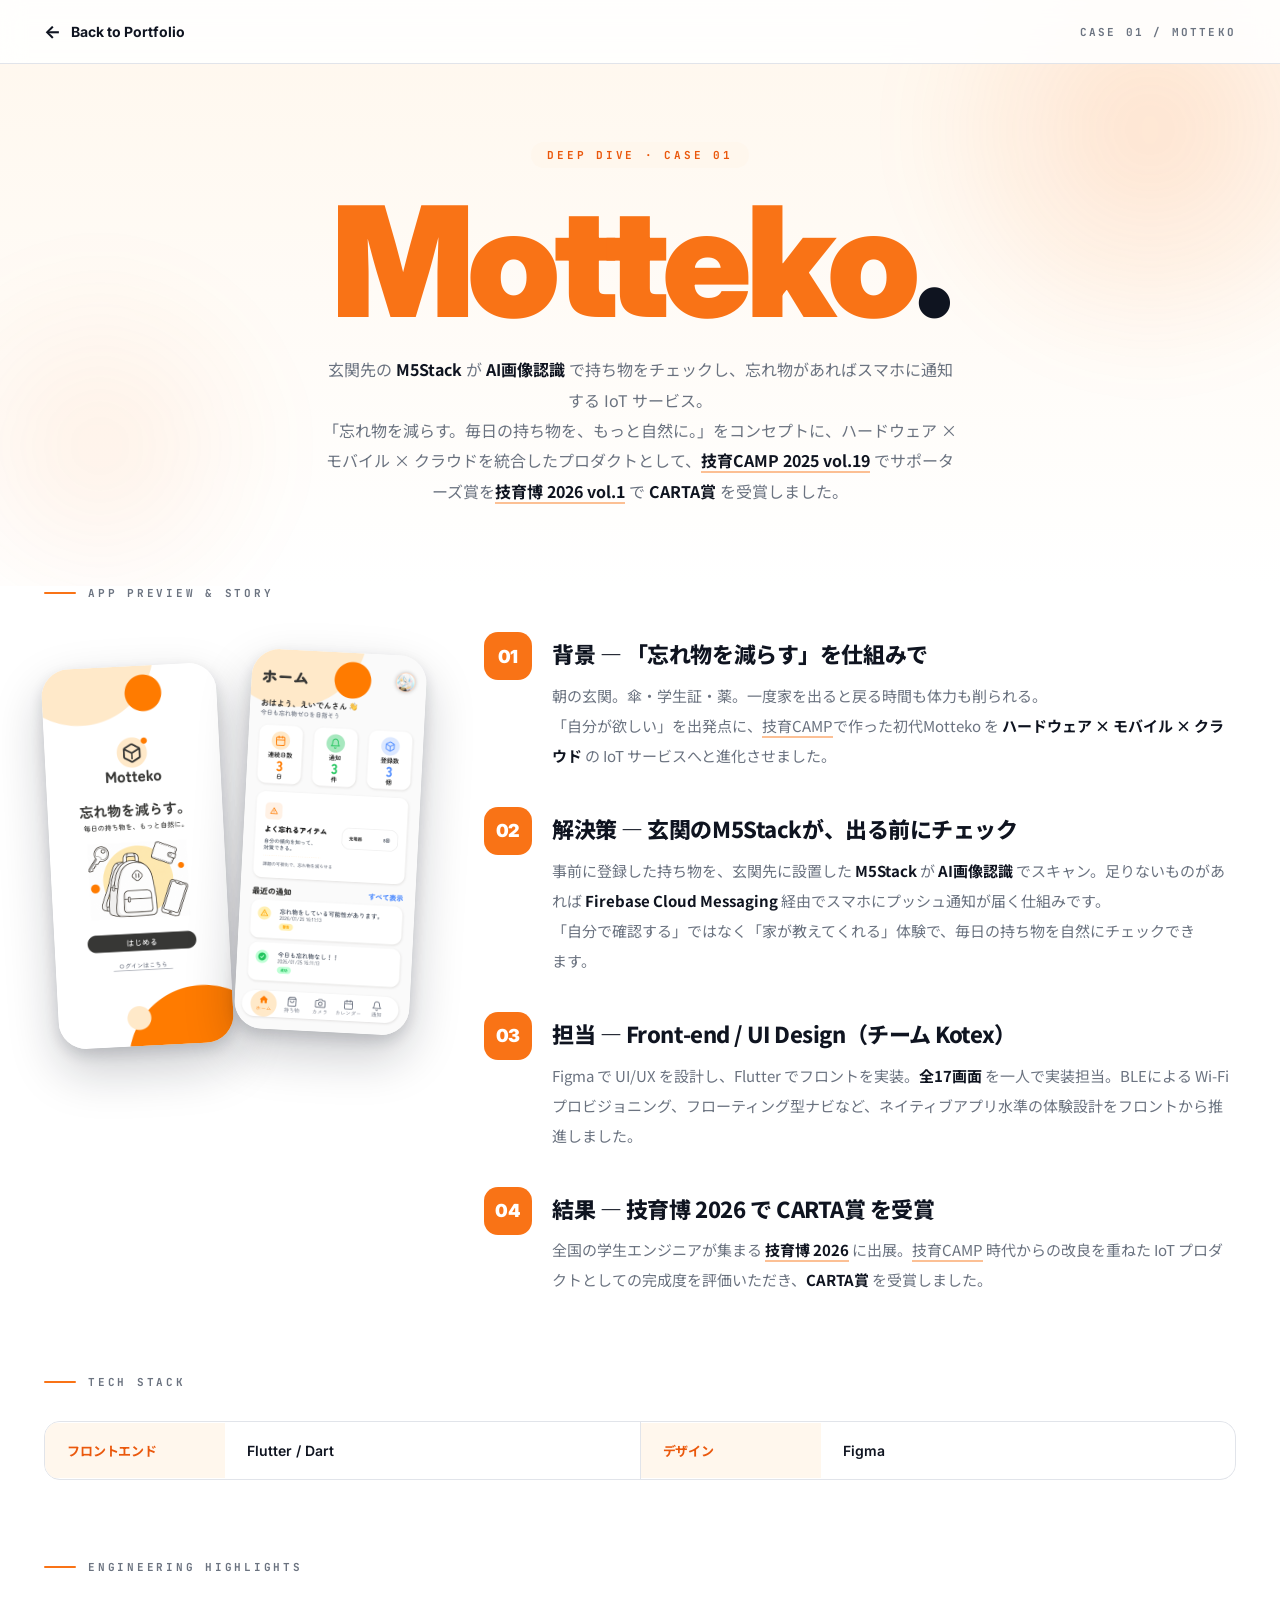
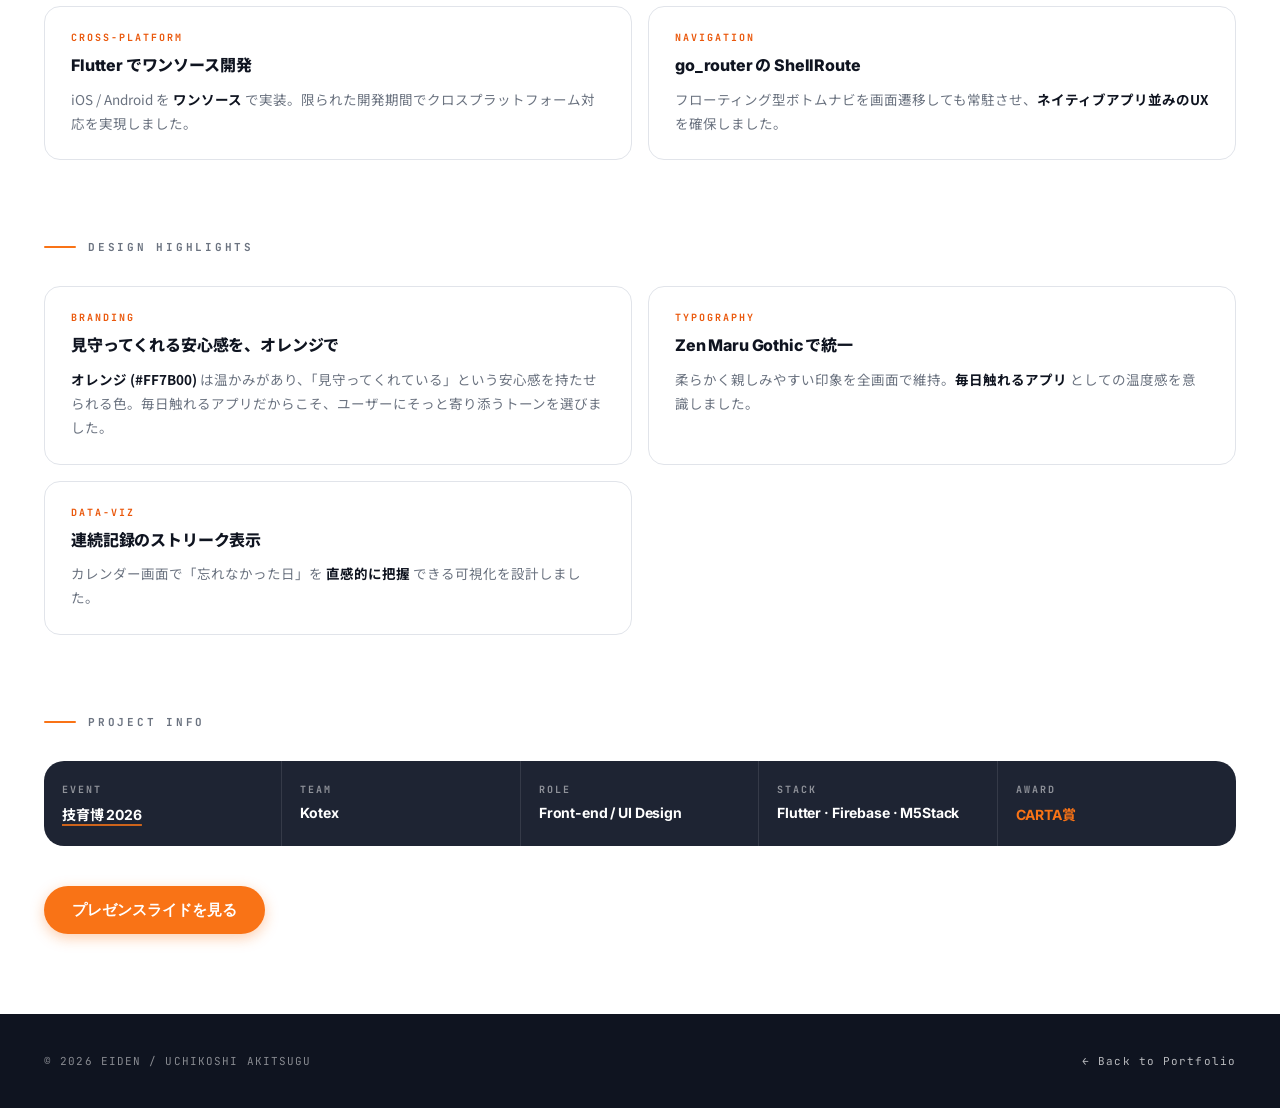
<file: pages/motteko.html>
<!doctype html>
<html lang="ja">
<head>
  <meta charset="utf-8" />
  <meta name="viewport" content="width=device-width, initial-scale=1" />
  <title>Motteko — えいでん portfolio</title>
  <link rel="preconnect" href="https://fonts.googleapis.com">
  <link rel="preconnect" href="https://fonts.gstatic.com" crossorigin>
  <link href="https://fonts.googleapis.com/css2?family=Inter:wght@400;500;600;700;800;900&family=Noto+Sans+JP:wght@300;400;500;600;700;900&family=Caveat:wght@500;600;700&family=JetBrains+Mono:wght@400;500;700&display=swap" rel="stylesheet">
  <style>
    :root {
      --accent: #F97316;
      --accent-deep: #EA580C;
      --accent-soft: #FFF7ED;
      --ink: #0f1420;
      --paper: #ffffff;
      --paper-2: #f6f7fb;
      --line: #e1e4ea;
      --muted: #6b7380;
    }

    * { box-sizing: border-box }
    html, body { margin: 0; padding: 0; color: var(--ink); font-family: "Noto Sans JP", "Inter", system-ui, sans-serif; background: #fff }
    html { scroll-behavior: smooth }
    a { color: inherit; text-decoration: none }
    img { max-width: 100%; display: block }

    /* ===== Back nav ===== */
    .back-nav {
      position: fixed; top: 0; left: 0; right: 0; height: 64px; z-index: 50;
      display: flex; align-items: center; justify-content: space-between;
      padding: 0 44px;
      background: rgba(255, 255, 255, .88);
      backdrop-filter: blur(12px);
      -webkit-backdrop-filter: blur(12px);
      border-bottom: 1px solid var(--line);
    }

    .back-link {
      display: flex; align-items: center; gap: 10px;
      font-family: "Inter", sans-serif; font-weight: 700; font-size: 14px;
      color: var(--ink); transition: color .2s;
    }
    .back-link:hover { color: var(--accent) }
    .back-link .arrow { font-size: 18px; line-height: 1 }

    .nav-title {
      font-family: "JetBrains Mono", monospace;
      font-size: 11px; font-weight: 700; letter-spacing: .2em;
      color: var(--muted);
    }

    /* ===== Hero ===== */
    .hero {
      padding: 140px 44px 80px;
      text-align: center;
      position: relative;
      overflow: hidden;
      background: linear-gradient(180deg, var(--accent-soft) 0%, #fff 100%);
    }

    .hero::before {
      content: ""; position: absolute; right: -120px; top: -120px;
      width: 500px; height: 500px; border-radius: 50%;
      background: radial-gradient(circle, rgba(249, 115, 22, .15), transparent 70%);
      filter: blur(30px); pointer-events: none;
    }

    .hero::after {
      content: ""; position: absolute; left: -100px; bottom: -60px;
      width: 400px; height: 400px; border-radius: 50%;
      background: radial-gradient(circle, rgba(249, 115, 22, .08), transparent 70%);
      filter: blur(30px); pointer-events: none;
    }

    .hero-inner { position: relative; z-index: 1; max-width: 800px; margin: 0 auto }

    .hero-tag {
      display: inline-block;
      font-family: "JetBrains Mono", monospace;
      font-size: 11px; font-weight: 700; letter-spacing: .25em;
      color: var(--accent-deep); background: var(--accent-soft);
      padding: 6px 16px; border-radius: 20px; margin-bottom: 24px;
    }

    .hero-title {
      font-family: "Inter", sans-serif; font-weight: 900;
      font-size: clamp(80px, 12vw, 160px);
      letter-spacing: -.04em; color: var(--accent); line-height: .9; margin: 0;
    }
    .hero-title .dot { color: var(--ink) }

    .hero-sub {
      margin: 24px auto 0; max-width: 640px;
      font-size: 16px; line-height: 1.9; color: var(--muted);
    }
    .hero-sub b { color: var(--ink) }

    /* ===== Content section ===== */
    .content { max-width: 1280px; margin: 0 auto; padding: 0 44px 80px }

    .section-label {
      font-family: "JetBrains Mono", monospace;
      font-size: 11px; font-weight: 700; letter-spacing: .25em;
      color: var(--muted); margin-bottom: 32px;
      display: flex; align-items: center; gap: 12px;
    }
    .section-label::before { content: ""; width: 32px; height: 2px; background: var(--accent); border-radius: 2px }

    /* ===== Grid: phone + story ===== */
    .detail-grid {
      display: grid; grid-template-columns: 380px 1fr; gap: 60px;
      align-items: start; margin-bottom: 80px;
    }

    /* Phone mockup */
    .md-phone {
      position: relative;
      display: flex;
      justify-content: center;
      align-items: flex-start;
      gap: 18px;
      padding-top: 20px;
    }

    .phone-img {
      width: 175px;
      border-radius: 28px;
      box-shadow: 0 22px 50px rgba(15, 20, 32, .22), 0 6px 14px rgba(15, 20, 32, .14);
      display: block;
      background: #fff;
    }

    .phone-img.welcome { transform: rotate(-3deg); margin-top: 14px }
    .phone-img.home    { transform: rotate(3deg) }

    /* Floating chips */
    .float-chip {
      position: absolute; background: #fff; border-radius: 24px;
      padding: 8px 14px; font-family: "Inter", "Noto Sans JP", sans-serif;
      font-weight: 700; font-size: 12px; color: var(--ink);
      box-shadow: 0 12px 28px rgba(15, 20, 32, .16);
      white-space: nowrap; animation: floatChip 4s ease-in-out infinite;
    }
    .float-chip.c1 { top: 60px; left: -30px }
    .float-chip.c2 { top: 200px; right: -40px; animation-delay: 1.2s }
    .float-chip.c3 { bottom: 80px; left: -10px; animation-delay: 2.4s; background: var(--accent); color: #fff; box-shadow: 0 12px 28px rgba(249, 115, 22, .4) }
    @keyframes floatChip { 0%,100% { transform: translateY(0) } 50% { transform: translateY(-8px) } }

    /* Story blocks */
    .md-story { display: flex; flex-direction: column; gap: 36px }
    .md-block { position: relative; padding-left: 68px }

    .md-num {
      position: absolute; left: 0; top: 0;
      width: 48px; height: 48px; border-radius: 14px;
      background: var(--accent); color: #fff;
      display: flex; align-items: center; justify-content: center;
      font-family: "Inter", sans-serif; font-weight: 900; font-size: 18px;
      letter-spacing: -.02em;
    }

    .md-block h3 {
      margin: 6px 0 12px;
      font-family: "Noto Sans JP", "Inter", sans-serif;
      font-weight: 800; font-size: 22px; line-height: 1.4;
      letter-spacing: -.02em; color: var(--ink);
    }

    .md-block p {
      margin: 0; font-size: 15px; line-height: 2;
      color: var(--muted); text-wrap: pretty;
    }
    .md-block p b { color: var(--ink); font-weight: 700 }

    /* ===== Stats bar ===== */
    .md-stats {
      display: grid; grid-template-columns: repeat(5, 1fr);
      background: #1e2433; color: #fff;
      border-radius: 20px; overflow: hidden;
    }
    .md-stats > div { padding: 22px 18px; border-right: 1px solid rgba(255, 255, 255, .1) }
    .md-stats > div:last-child { border-right: 0 }
    .md-stats .k { font-family: "JetBrains Mono", monospace; font-size: 10px; letter-spacing: .2em; color: rgba(255, 255, 255, .5); font-weight: 700 }
    .md-stats .v { margin-top: 8px; font-family: "Inter", "Noto Sans JP", sans-serif; font-weight: 700; font-size: 14px; letter-spacing: -.01em }

    /* ===== Tech stack table ===== */
    .stack-grid {
      display: grid;
      grid-template-columns: repeat(2, 1fr);
      gap: 1px;
      background: var(--line);
      border: 1px solid var(--line);
      border-radius: 16px;
      overflow: hidden;
      margin-bottom: 80px;
    }
    .stack-row {
      display: grid;
      grid-template-columns: 180px 1fr;
      background: #fff;
      align-items: center;
    }
    .stack-row .area {
      padding: 18px 22px;
      background: var(--accent-soft);
      font-family: "Inter", "Noto Sans JP", sans-serif;
      font-weight: 700;
      font-size: 13px;
      color: var(--accent-deep);
      letter-spacing: -.01em;
    }
    .stack-row .tech {
      padding: 18px 22px;
      font-family: "Inter", "Noto Sans JP", sans-serif;
      font-size: 14px;
      color: var(--ink);
      font-weight: 600;
      line-height: 1.5;
    }

    /* ===== Screens chips ===== */
    .screens-group {
      margin-bottom: 28px;
    }
    .screens-group:last-child { margin-bottom: 0 }
    .screens-group h4 {
      margin: 0 0 12px;
      font-family: "Inter", "Noto Sans JP", sans-serif;
      font-weight: 800;
      font-size: 14px;
      color: var(--ink);
      letter-spacing: -.01em;
    }
    .screens-group h4 .count {
      margin-left: 8px;
      font-family: "JetBrains Mono", monospace;
      font-size: 11px;
      color: var(--accent-deep);
      background: var(--accent-soft);
      padding: 2px 8px;
      border-radius: 10px;
      letter-spacing: .1em;
      vertical-align: 1px;
    }
    .chip-row {
      display: flex;
      flex-wrap: wrap;
      gap: 8px;
    }
    .chip-row span {
      display: inline-block;
      padding: 7px 14px;
      border: 1px solid var(--line);
      border-radius: 18px;
      font-family: "Inter", "Noto Sans JP", sans-serif;
      font-size: 13px;
      font-weight: 600;
      color: var(--ink);
      background: #fff;
    }
    .screens-wrap {
      background: var(--paper-2);
      border-radius: 20px;
      padding: 32px;
      margin-bottom: 80px;
    }

    /* ===== Highlight cards ===== */
    .highlight-grid {
      display: grid;
      grid-template-columns: repeat(2, 1fr);
      gap: 16px;
      margin-bottom: 80px;
    }
    .highlight-card {
      background: #fff;
      border: 1px solid var(--line);
      border-radius: 16px;
      padding: 24px 26px;
      transition: transform .25s, box-shadow .25s, border-color .25s;
    }
    .highlight-card:hover {
      transform: translateY(-3px);
      box-shadow: 0 12px 30px rgba(249, 115, 22, .12);
      border-color: rgba(249, 115, 22, .3);
    }
    .highlight-card .label {
      font-family: "JetBrains Mono", monospace;
      font-size: 10px;
      letter-spacing: .2em;
      color: var(--accent-deep);
      font-weight: 700;
      margin-bottom: 10px;
    }
    .highlight-card h4 {
      margin: 0 0 10px;
      font-family: "Inter", "Noto Sans JP", sans-serif;
      font-weight: 800;
      font-size: 16px;
      letter-spacing: -.01em;
      color: var(--ink);
      line-height: 1.4;
    }
    .highlight-card p {
      margin: 0;
      font-size: 13.5px;
      line-height: 1.8;
      color: var(--muted);
    }
    .highlight-card p b { color: var(--ink); font-weight: 700 }

    /* ===== Inline event link ===== */
    .event-link {
      color: inherit;
      text-decoration: underline;
      text-decoration-color: rgba(249, 115, 22, .45);
      text-underline-offset: 4px;
      text-decoration-thickness: 1.5px;
      transition: color .2s, text-decoration-color .2s;
    }
    .event-link:hover {
      color: var(--accent);
      text-decoration-color: var(--accent);
    }
    .md-stats .event-link {
      text-decoration-color: rgba(249, 115, 22, .8);
    }
    .md-stats .event-link:hover {
      color: var(--accent);
    }

    /* ===== Slide link ===== */
    .slide-link {
      display: inline-flex; align-items: center; gap: 10px;
      background: var(--accent); color: #fff;
      padding: 14px 28px; border-radius: 28px;
      font-family: "Inter", sans-serif; font-weight: 700; font-size: 15px;
      box-shadow: 0 4px 14px rgba(249, 115, 22, .35);
      transition: transform .2s, box-shadow .2s;
      margin-top: 40px;
    }
    .slide-link:hover { transform: translateY(-2px); box-shadow: 0 8px 22px rgba(249, 115, 22, .45) }

    /* ===== Footer ===== */
    .page-footer {
      background: var(--ink); color: #fff; padding: 40px 44px;
      display: flex; justify-content: space-between; align-items: center;
      font-family: "JetBrains Mono", monospace; font-size: 11px;
      letter-spacing: .1em; color: rgba(255, 255, 255, .5);
    }
    .page-footer a { color: rgba(255, 255, 255, .7); transition: color .2s }
    .page-footer a:hover { color: #fff }

    /* ===== Responsive ===== */
    @media (max-width: 900px) {
      .back-nav { padding: 0 20px }
      .hero { padding: 120px 20px 60px }
      .content { padding: 0 20px 60px }
      .detail-grid { grid-template-columns: 1fr; gap: 48px }
      .md-stats { grid-template-columns: repeat(2, 1fr) }
      .md-stats > div { border-right: 0; border-bottom: 1px solid rgba(255, 255, 255, .1) }
      .stack-row { grid-template-columns: 120px 1fr }
      .stack-row .area, .stack-row .tech { padding: 14px 16px; font-size: 12.5px }
      .highlight-grid { grid-template-columns: 1fr }
      .screens-wrap { padding: 22px }
      .page-footer { padding: 30px 20px; flex-direction: column; gap: 12px; text-align: center }
    }
  </style>
</head>
<body>

<!-- ===== Navigation ===== -->
<nav class="back-nav">
  <a href="../index.html" class="back-link">
    <span class="arrow">&larr;</span>
    <span>Back to Portfolio</span>
  </a>
  <span class="nav-title">CASE 01 / MOTTEKO</span>
</nav>

<!-- ===== Hero ===== -->
<section class="hero">
  <div class="hero-inner">
    <div class="hero-tag">DEEP DIVE · CASE 01</div>
    <h1 class="hero-title">Motteko<span class="dot">.</span></h1>
    <p class="hero-sub">玄関先の <b>M5Stack</b> が <b>AI画像認識</b> で持ち物をチェックし、忘れ物があればスマホに通知する IoT サービス。<br/>「忘れ物を減らす。毎日の持ち物を、もっと自然に。」をコンセプトに、ハードウェア × モバイル × クラウドを統合したプロダクトとして、<a href="https://x.com/geek_pjt/status/2020365761181806771?s=20" target="_blank" rel="noopener" class="event-link"><b>技育CAMP 2025 vol.19</b></a> でサポーターズ賞を<a href="https://x.com/geek_pjt/status/2060677261968465991?s=20" target="_blank" rel="noopener" class="event-link"><b>技育博 2026 vol.1</b></a> で <b>CARTA賞</b> を受賞しました。</p>
  </div>
</section>

<!-- ===== Main content ===== -->
<main class="content">

  <div class="section-label">APP PREVIEW & STORY</div>

  <div class="detail-grid">
    <!-- Phone mockup -->
    <div class="md-phone">
      <img class="phone-img welcome" src="../assets/images/motteko-welcome.png" alt="Motteko ウェルカム画面">
      <img class="phone-img home" src="../assets/images/motteko-home.png" alt="Motteko ホーム画面">

    </div>

    <!-- Story blocks -->
    <div class="md-story">
      <section class="md-block">
        <div class="md-num">01</div>
        <h3>背景 — 「忘れ物を減らす」を仕組みで</h3>
        <p>朝の玄関。傘・学生証・薬。一度家を出ると戻る時間も体力も削られる。<br/>「自分が欲しい」を出発点に、<a href="https://x.com/geek_pjt/status/2020365761181806771?s=20" target="_blank" rel="noopener" class="event-link">技育CAMP</a>で作った初代Motteko を <b>ハードウェア × モバイル × クラウド</b> の IoT サービスへと進化させました。</p>
      </section>

      <section class="md-block">
        <div class="md-num">02</div>
        <h3>解決策 — 玄関のM5Stackが、出る前にチェック</h3>
        <p>事前に登録した持ち物を、玄関先に設置した <b>M5Stack</b> が <b>AI画像認識</b> でスキャン。足りないものがあれば <b>Firebase Cloud Messaging</b> 経由でスマホにプッシュ通知が届く仕組みです。<br/>「自分で確認する」ではなく「家が教えてくれる」体験で、毎日の持ち物を自然にチェックできます。</p>
      </section>

      <section class="md-block">
        <div class="md-num">03</div>
        <h3>担当 — Front-end / UI Design（チーム Kotex）</h3>
        <p>Figma で UI/UX を設計し、Flutter でフロントを実装。<b>全17画面</b> を一人で実装担当。BLEによる Wi-Fi プロビジョニング、フローティング型ナビなど、ネイティブアプリ水準の体験設計をフロントから推進しました。</p>
      </section>

      <section class="md-block">
        <div class="md-num">04</div>
        <h3>結果 — 技育博 2026 で CARTA賞 を受賞</h3>
        <p>全国の学生エンジニアが集まる <a href="https://x.com/geek_pjt/status/2060677261968465991?s=20" target="_blank" rel="noopener" class="event-link"><b>技育博 2026</b></a> に出展。<a href="https://x.com/geek_pjt/status/2020365761181806771?s=20" target="_blank" rel="noopener" class="event-link">技育CAMP</a> 時代からの改良を重ねた IoT プロダクトとしての完成度を評価いただき、<b>CARTA賞</b> を受賞しました。</p>
      </section>
    </div>
  </div>

  <div class="section-label">TECH STACK</div>

  <div class="stack-grid">
    <div class="stack-row"><div class="area">フロントエンド</div><div class="tech">Flutter / Dart</div></div>
    <div class="stack-row"><div class="area">デザイン</div><div class="tech">Figma</div></div>
  </div>


  <div class="section-label">ENGINEERING HIGHLIGHTS</div>

  <div class="highlight-grid">
    <div class="highlight-card">
      <div class="label">CROSS-PLATFORM</div>
      <h4>Flutter でワンソース開発</h4>
      <p>iOS / Android を <b>ワンソース</b> で実装。限られた開発期間でクロスプラットフォーム対応を実現しました。</p>
    </div>
    <div class="highlight-card">
      <div class="label">NAVIGATION</div>
      <h4>go_router の ShellRoute</h4>
      <p>フローティング型ボトムナビを画面遷移しても常駐させ、<b>ネイティブアプリ並みのUX</b> を確保しました。</p>
    </div>
  </div>


  <div class="section-label">DESIGN HIGHLIGHTS</div>

  <div class="highlight-grid">
    <div class="highlight-card">
      <div class="label">BRANDING</div>
      <h4>見守ってくれる安心感を、オレンジで</h4>
      <p><b>オレンジ (#FF7B00)</b> は温かみがあり、「見守ってくれている」という安心感を持たせられる色。毎日触れるアプリだからこそ、ユーザーにそっと寄り添うトーンを選びました。</p>
    </div>
    <div class="highlight-card">
      <div class="label">TYPOGRAPHY</div>
      <h4>Zen Maru Gothic で統一</h4>
      <p>柔らかく親しみやすい印象を全画面で維持。<b>毎日触れるアプリ</b> としての温度感を意識しました。</p>
    </div>
    <div class="highlight-card">
      <div class="label">DATA-VIZ</div>
      <h4>連続記録のストリーク表示</h4>
      <p>カレンダー画面で「忘れなかった日」を <b>直感的に把握</b> できる可視化を設計しました。</p>
    </div>
  </div>


  <div class="section-label">PROJECT INFO</div>

  <div class="md-stats">
    <div><div class="k">EVENT</div><div class="v"><a href="https://x.com/geek_pjt/status/2060677261968465991?s=20" target="_blank" rel="noopener" class="event-link">技育博 2026</a></div></div>
    <div><div class="k">TEAM</div><div class="v">Kotex</div></div>
    <div><div class="k">ROLE</div><div class="v">Front-end / UI Design</div></div>
    <div><div class="k">STACK</div><div class="v">Flutter · Firebase · M5Stack</div></div>
    <div><div class="k">AWARD</div><div class="v" style="color:var(--accent)">CARTA賞</div></div>
  </div>

  <a href="https://www.figma.com/proto/BZMUtXE0FA8NLO8KDePUpT/Motteko?node-id=229-3574&t=EoFbOY7aZM6XFxdT-1" target="_blank" rel="noopener" class="slide-link">
    プレゼンスライドを見る
  </a>

</main>

<!-- ===== Footer ===== -->
<footer class="page-footer">
  <span>&copy; 2026 EIDEN / UCHIKOSHI AKITSUGU</span>
  <a href="../index.html">&larr; Back to Portfolio</a>
</footer>

</body>
</html>
</file>
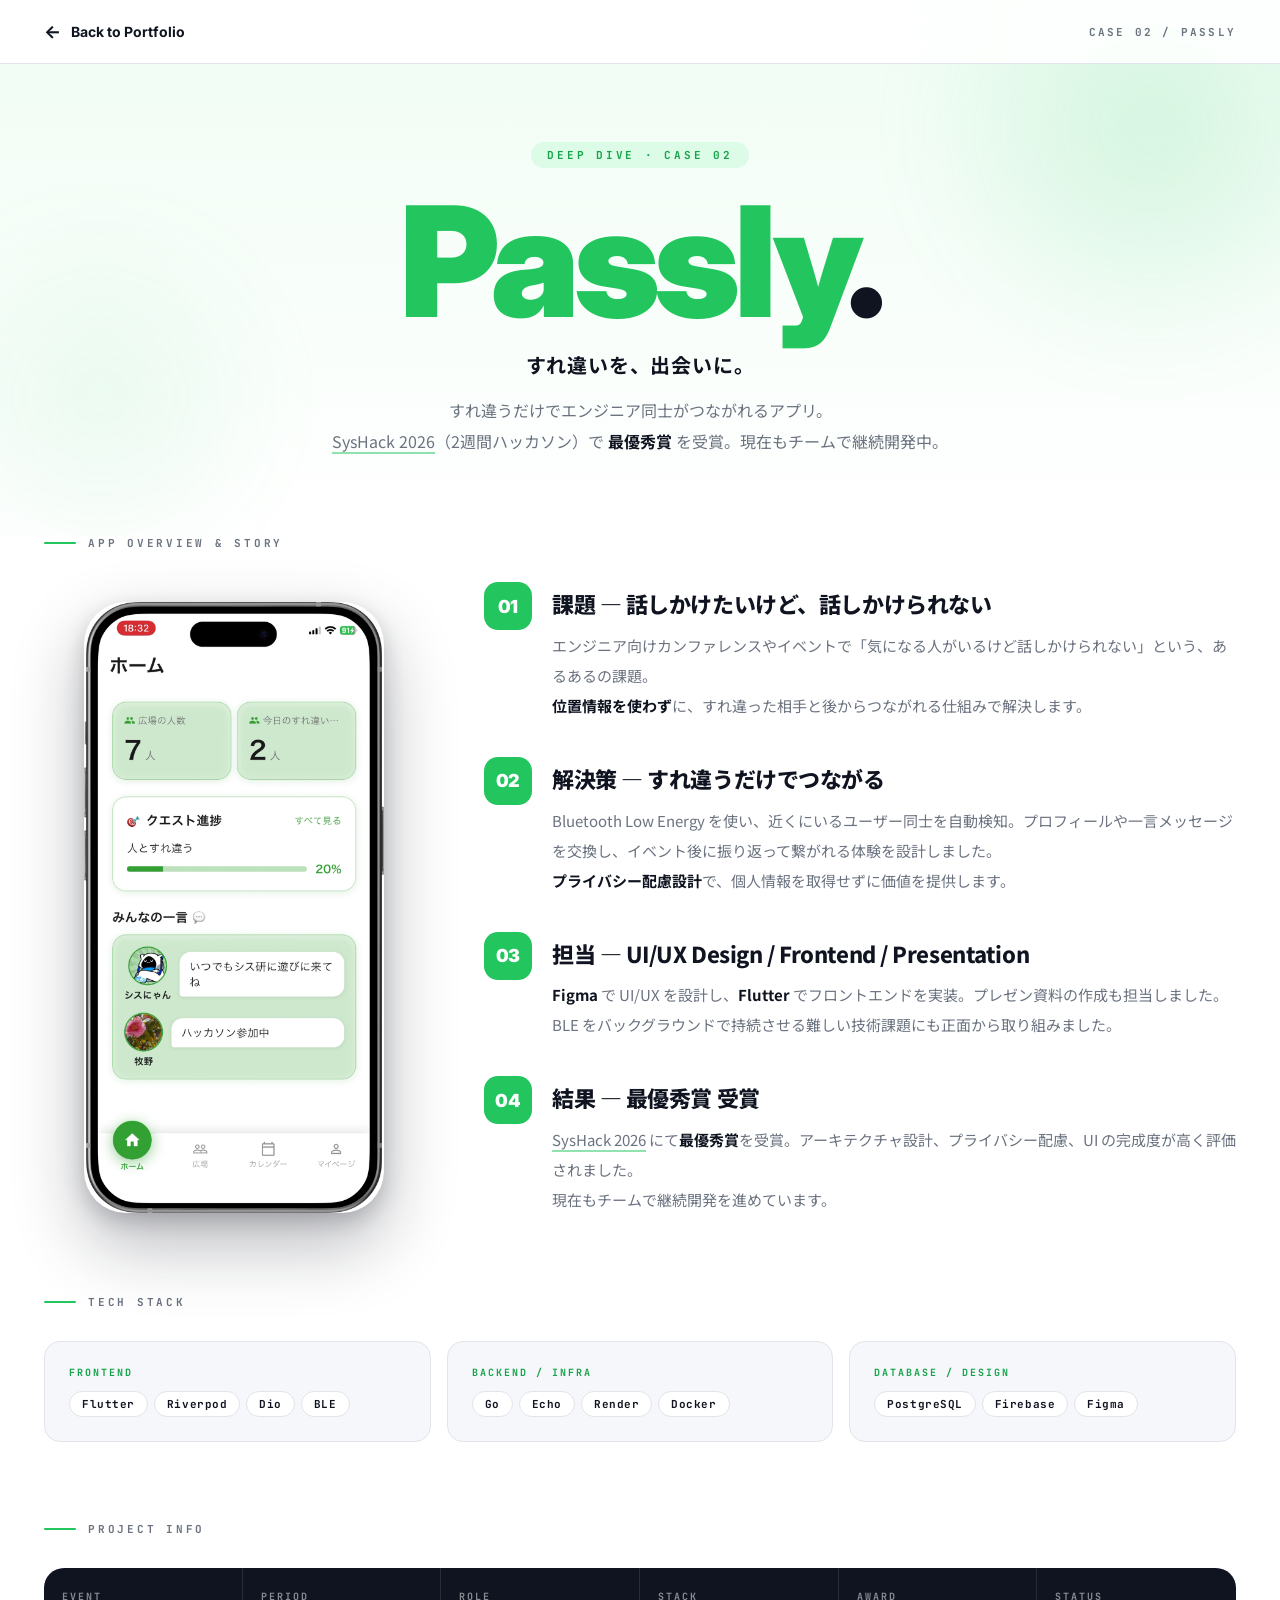
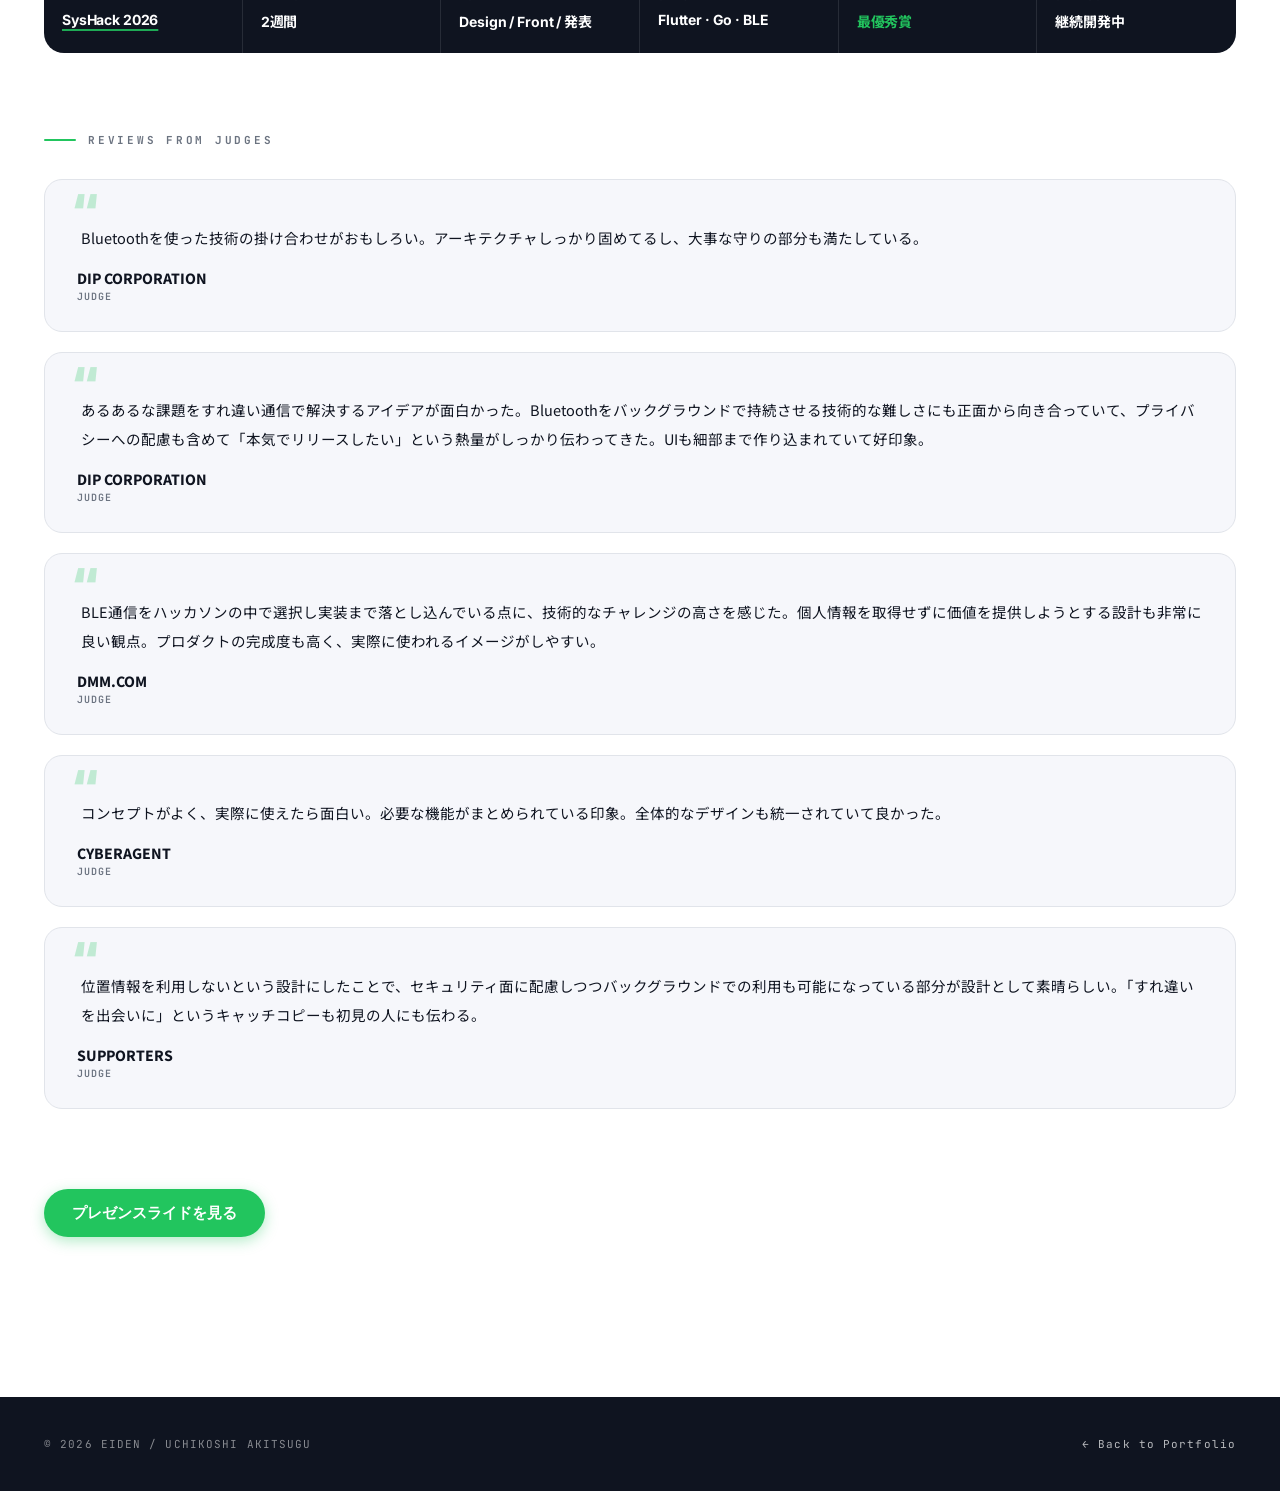
<file: pages/passly.html>
<!doctype html>
<html lang="ja">
<head>
  <meta charset="utf-8" />
  <meta name="viewport" content="width=device-width, initial-scale=1" />
  <title>Passly — えいでん portfolio</title>
  <link rel="preconnect" href="https://fonts.googleapis.com">
  <link rel="preconnect" href="https://fonts.gstatic.com" crossorigin>
  <link href="https://fonts.googleapis.com/css2?family=Inter:wght@400;500;600;700;800;900&family=Noto+Sans+JP:wght@300;400;500;600;700;900&family=Caveat:wght@500;600;700&family=JetBrains+Mono:wght@400;500;700&display=swap" rel="stylesheet">
  <style>
    :root {
      --green: #22C55E;
      --green-deep: #16a34a;
      --green-soft: #dcfce7;
      --ink: #0f1420;
      --paper: #ffffff;
      --paper-2: #f6f7fb;
      --line: #e1e4ea;
      --muted: #6b7380;
      --blue: #3D5AFF;
    }

    * { box-sizing: border-box }
    html, body { margin: 0; padding: 0; color: var(--ink); font-family: "Noto Sans JP", "Inter", system-ui, sans-serif; background: #fff }
    html { scroll-behavior: smooth }
    a { color: inherit; text-decoration: none }
    img { max-width: 100%; display: block }

    /* ===== Back nav ===== */
    .back-nav {
      position: fixed; top: 0; left: 0; right: 0; height: 64px; z-index: 50;
      display: flex; align-items: center; justify-content: space-between;
      padding: 0 44px;
      background: rgba(255, 255, 255, .88);
      backdrop-filter: blur(12px);
      -webkit-backdrop-filter: blur(12px);
      border-bottom: 1px solid var(--line);
    }

    .back-link {
      display: flex; align-items: center; gap: 10px;
      font-family: "Inter", sans-serif; font-weight: 700; font-size: 14px;
      color: var(--ink); transition: color .2s;
    }
    .back-link:hover { color: var(--green) }
    .back-link .arrow { font-size: 18px; line-height: 1 }

    .nav-title {
      font-family: "JetBrains Mono", monospace;
      font-size: 11px; font-weight: 700; letter-spacing: .2em;
      color: var(--muted);
    }

    /* ===== Hero ===== */
    .hero {
      padding: 140px 44px 80px;
      text-align: center;
      position: relative;
      overflow: hidden;
      background: linear-gradient(180deg, #f0fdf4 0%, #fff 100%);
    }

    .hero::before {
      content: ""; position: absolute; right: -120px; top: -120px;
      width: 500px; height: 500px; border-radius: 50%;
      background: radial-gradient(circle, rgba(34, 197, 94, .15), transparent 70%);
      filter: blur(30px); pointer-events: none;
    }

    .hero::after {
      content: ""; position: absolute; left: -100px; bottom: -60px;
      width: 400px; height: 400px; border-radius: 50%;
      background: radial-gradient(circle, rgba(34, 197, 94, .08), transparent 70%);
      filter: blur(30px); pointer-events: none;
    }

    .hero-inner { position: relative; z-index: 1; max-width: 800px; margin: 0 auto }

    .hero-tag {
      display: inline-block;
      font-family: "JetBrains Mono", monospace;
      font-size: 11px; font-weight: 700; letter-spacing: .25em;
      color: var(--green-deep); background: var(--green-soft);
      padding: 6px 16px; border-radius: 20px; margin-bottom: 24px;
    }

    .hero-title {
      font-family: "Inter", sans-serif; font-weight: 900;
      font-size: clamp(80px, 12vw, 160px);
      letter-spacing: -.04em; color: var(--green); line-height: .9; margin: 0;
    }
    .hero-title .dot { color: var(--ink) }

    .hero-catch {
      margin: 20px auto 0;
      font-family: "Noto Sans JP", sans-serif;
      font-size: 20px; font-weight: 700; color: var(--ink);
      letter-spacing: .04em;
    }

    .hero-sub {
      margin: 16px auto 0; max-width: 680px;
      font-size: 16px; line-height: 1.9; color: var(--muted);
    }
    .hero-sub b { color: var(--ink) }

    /* ===== Content section ===== */
    .content { max-width: 1280px; margin: 0 auto; padding: 0 44px 80px }

    .section-label {
      font-family: "JetBrains Mono", monospace;
      font-size: 11px; font-weight: 700; letter-spacing: .25em;
      color: var(--muted); margin-bottom: 32px; margin-top: 80px;
      display: flex; align-items: center; gap: 12px;
    }
    .section-label:first-child { margin-top: 0 }
    .section-label::before { content: ""; width: 32px; height: 2px; background: var(--green); border-radius: 2px }

    /* ===== Grid: cover + story ===== */
    .detail-grid {
      display: grid; grid-template-columns: 380px 1fr; gap: 60px;
      align-items: start; margin-bottom: 80px;
    }

    /* Phone image */
    .md-cover { position: relative; display: flex; justify-content: center; padding-top: 20px }

    .phone-img {
      width: 300px;
      border-radius: 42px;
      box-shadow: 0 30px 70px rgba(15, 20, 32, .30), 0 8px 20px rgba(15, 20, 32, .18);
      display: block;
    }

    /* Floating chips */
    .float-chip {
      position: absolute; background: #fff; border-radius: 24px;
      padding: 8px 14px; font-family: "Inter", "Noto Sans JP", sans-serif;
      font-weight: 700; font-size: 12px; color: var(--ink);
      box-shadow: 0 12px 28px rgba(15, 20, 32, .16);
      white-space: nowrap; animation: floatChip 4s ease-in-out infinite;
    }
    .float-chip.c1 { top: 40px; left: -20px }
    .float-chip.c2 { top: 180px; right: -30px; animation-delay: 1.2s }
    .float-chip.c3 { bottom: 60px; left: -10px; animation-delay: 2.4s; background: var(--green); color: #fff; box-shadow: 0 12px 28px rgba(34, 197, 94, .4) }
    @keyframes floatChip { 0%,100% { transform: translateY(0) } 50% { transform: translateY(-8px) } }

    /* Story blocks */
    .md-story { display: flex; flex-direction: column; gap: 36px }
    .md-block { position: relative; padding-left: 68px }

    .md-num {
      position: absolute; left: 0; top: 0;
      width: 48px; height: 48px; border-radius: 14px;
      background: var(--green); color: #fff;
      display: flex; align-items: center; justify-content: center;
      font-family: "Inter", sans-serif; font-weight: 900; font-size: 18px;
      letter-spacing: -.02em;
    }

    .md-block h3 {
      margin: 6px 0 12px;
      font-family: "Noto Sans JP", "Inter", sans-serif;
      font-weight: 800; font-size: 22px; line-height: 1.4;
      letter-spacing: -.02em; color: var(--ink);
    }

    .md-block p {
      margin: 0; font-size: 15px; line-height: 2;
      color: var(--muted); text-wrap: pretty;
    }
    .md-block p b { color: var(--ink); font-weight: 700 }

    /* ===== Tech stack ===== */
    .tech-grid {
      display: grid; grid-template-columns: repeat(3, 1fr); gap: 16px;
      margin-bottom: 80px;
    }

    .tech-card {
      background: var(--paper-2); border-radius: 16px; padding: 24px;
      border: 1px solid var(--line);
    }

    .tech-card .label {
      font-family: "JetBrains Mono", monospace;
      font-size: 10px; font-weight: 700; letter-spacing: .2em;
      color: var(--green-deep); margin-bottom: 12px;
    }

    .tech-card .items {
      display: flex; flex-wrap: wrap; gap: 6px;
    }

    .tech-card .items span {
      font-family: "JetBrains Mono", monospace;
      font-size: 11px; font-weight: 700; letter-spacing: .05em;
      padding: 5px 12px; border-radius: 20px;
      background: #fff; border: 1px solid var(--line); color: var(--ink);
    }

    /* ===== Stats bar ===== */
    .md-stats {
      display: grid; grid-template-columns: repeat(6, 1fr);
      background: var(--ink); color: #fff;
      border-radius: 20px; overflow: hidden;
    }
    .md-stats > div { padding: 22px 18px; border-right: 1px solid rgba(255, 255, 255, .1) }
    .md-stats > div:last-child { border-right: 0 }
    .md-stats .k { font-family: "JetBrains Mono", monospace; font-size: 10px; letter-spacing: .2em; color: rgba(255, 255, 255, .5); font-weight: 700 }
    .md-stats .v { margin-top: 8px; font-family: "Inter", "Noto Sans JP", sans-serif; font-weight: 700; font-size: 14px; letter-spacing: -.01em }

    /* ===== Reviews ===== */
    .reviews { display: flex; flex-direction: column; gap: 20px; margin-bottom: 80px }

    .review {
      background: var(--paper-2); border-radius: 18px; padding: 28px 32px;
      border: 1px solid var(--line);
      position: relative;
    }

    .review::before {
      content: "\201C";
      position: absolute; left: 28px; top: 8px;
      font-family: "Inter", sans-serif; font-size: 48px; font-weight: 900;
      color: var(--green); opacity: .25; line-height: 1;
    }

    .review-body {
      font-size: 14.5px; line-height: 2; color: var(--ink);
      margin-bottom: 16px; padding-left: 4px;
    }

    .review-author {
      display: flex; align-items: center; gap: 12px;
    }

    .review-avatar {
      width: 36px; height: 36px; border-radius: 10px;
      background: var(--green); color: #fff;
      display: flex; align-items: center; justify-content: center;
      font-family: "Noto Sans JP", sans-serif; font-weight: 900; font-size: 14px;
      flex: none;
    }

    .review-name {
      font-family: "Noto Sans JP", sans-serif; font-weight: 800;
      font-size: 14px; color: var(--ink);
    }

    .review-role {
      font-family: "JetBrains Mono", monospace; font-size: 10px;
      color: var(--muted); letter-spacing: .1em; font-weight: 600;
      margin-top: 2px;
    }

    /* ===== Slide link ===== */
    /* ===== Inline event link ===== */
    .event-link {
      color: inherit;
      text-decoration: underline;
      text-decoration-color: rgba(34, 197, 94, .5);
      text-underline-offset: 4px;
      text-decoration-thickness: 1.5px;
      transition: color .2s, text-decoration-color .2s;
    }
    .event-link:hover {
      color: var(--green);
      text-decoration-color: var(--green);
    }
    .md-stats .event-link {
      text-decoration-color: rgba(34, 197, 94, .85);
    }
    .md-stats .event-link:hover {
      color: var(--green);
    }

    .slide-link {
      display: inline-flex; align-items: center; gap: 10px;
      background: var(--green); color: #fff;
      padding: 14px 28px; border-radius: 28px;
      font-family: "Inter", sans-serif; font-weight: 700; font-size: 15px;
      box-shadow: 0 4px 14px rgba(34, 197, 94, .35);
      transition: transform .2s, box-shadow .2s;
      margin-bottom: 80px;
    }
    .slide-link:hover { transform: translateY(-2px); box-shadow: 0 8px 22px rgba(34, 197, 94, .45) }

    /* ===== Footer ===== */
    .page-footer {
      background: var(--ink); color: #fff; padding: 40px 44px;
      display: flex; justify-content: space-between; align-items: center;
      font-family: "JetBrains Mono", monospace; font-size: 11px;
      letter-spacing: .1em; color: rgba(255, 255, 255, .5);
    }
    .page-footer a { color: rgba(255, 255, 255, .7); transition: color .2s }
    .page-footer a:hover { color: #fff }

    /* ===== Responsive ===== */
    @media (max-width: 900px) {
      .back-nav { padding: 0 20px }
      .hero { padding: 120px 20px 60px }
      .content { padding: 0 20px 60px }
      .detail-grid { grid-template-columns: 1fr; gap: 48px }
      .phone-img { width: 100%; max-width: 300px }
      .tech-grid { grid-template-columns: 1fr }
      .md-stats { grid-template-columns: repeat(2, 1fr) }
      .md-stats > div { border-right: 0; border-bottom: 1px solid rgba(255, 255, 255, .1) }
      .page-footer { padding: 30px 20px; flex-direction: column; gap: 12px; text-align: center }
    }
  </style>
</head>
<body>

<!-- ===== Navigation ===== -->
<nav class="back-nav">
  <a href="../index.html" class="back-link">
    <span class="arrow">&larr;</span>
    <span>Back to Portfolio</span>
  </a>
  <span class="nav-title">CASE 02 / PASSLY</span>
</nav>

<!-- ===== Hero ===== -->
<section class="hero">
  <div class="hero-inner">
    <div class="hero-tag">DEEP DIVE · CASE 02</div>
    <h1 class="hero-title">Passly<span class="dot">.</span></h1>
    <p class="hero-catch">すれ違いを、出会いに。</p>
    <p class="hero-sub">すれ違うだけでエンジニア同士がつながれるアプリ。<br/><a href="https://x.com/set_official/status/2038928985493762354?s=20" target="_blank" rel="noopener" class="event-link">SysHack 2026</a>（2週間ハッカソン）で <b>最優秀賞</b> を受賞。現在もチームで継続開発中。</p>
  </div>
</section>

<!-- ===== Main content ===== -->
<main class="content">

  <div class="section-label">APP OVERVIEW & STORY</div>

  <div class="detail-grid">
    <!-- Cover image -->
    <div class="md-cover">
      <img class="phone-img" src="../assets/images/passly-app.png" alt="Passly アプリ画面">

    </div>

    <!-- Story blocks -->
    <div class="md-story">
      <section class="md-block">
        <div class="md-num">01</div>
        <h3>課題 — 話しかけたいけど、話しかけられない</h3>
        <p>エンジニア向けカンファレンスやイベントで「気になる人がいるけど話しかけられない」という、あるあるの課題。<br/><b>位置情報を使わず</b>に、すれ違った相手と後からつながれる仕組みで解決します。</p>
      </section>

      <section class="md-block">
        <div class="md-num">02</div>
        <h3>解決策 — すれ違うだけでつながる</h3>
        <p>Bluetooth Low Energy を使い、近くにいるユーザー同士を自動検知。プロフィールや一言メッセージを交換し、イベント後に振り返って繋がれる体験を設計しました。<br/><b>プライバシー配慮設計</b>で、個人情報を取得せずに価値を提供します。</p>
      </section>

      <section class="md-block">
        <div class="md-num">03</div>
        <h3>担当 — UI/UX Design / Frontend / Presentation</h3>
        <p><b>Figma</b> で UI/UX を設計し、<b>Flutter</b> でフロントエンドを実装。プレゼン資料の作成も担当しました。<br/>BLE をバックグラウンドで持続させる難しい技術課題にも正面から取り組みました。</p>
      </section>

      <section class="md-block">
        <div class="md-num">04</div>
        <h3>結果 — 最優秀賞 受賞</h3>
        <p><a href="https://x.com/set_official/status/2038928985493762354?s=20" target="_blank" rel="noopener" class="event-link">SysHack 2026</a> にて<b>最優秀賞</b>を受賞。アーキテクチャ設計、プライバシー配慮、UI の完成度が高く評価されました。<br/>現在もチームで継続開発を進めています。</p>
      </section>
    </div>
  </div>

  <div class="section-label">TECH STACK</div>

  <div class="tech-grid">
    <div class="tech-card">
      <div class="label">FRONTEND</div>
      <div class="items">
        <span>Flutter</span>
        <span>Riverpod</span>
        <span>Dio</span>
        <span>BLE</span>
      </div>
    </div>
    <div class="tech-card">
      <div class="label">BACKEND / INFRA</div>
      <div class="items">
        <span>Go</span>
        <span>Echo</span>
        <span>Render</span>
        <span>Docker</span>
      </div>
    </div>
    <div class="tech-card">
      <div class="label">DATABASE / DESIGN</div>
      <div class="items">
        <span>PostgreSQL</span>
        <span>Firebase</span>
        <span>Figma</span>
      </div>
    </div>
  </div>

  <div class="section-label">PROJECT INFO</div>

  <div class="md-stats">
    <div><div class="k">EVENT</div><div class="v"><a href="https://x.com/set_official/status/2038928985493762354?s=20" target="_blank" rel="noopener" class="event-link">SysHack 2026</a></div></div>
    <div><div class="k">PERIOD</div><div class="v">2週間</div></div>
    <div><div class="k">ROLE</div><div class="v">Design / Front / 発表</div></div>
    <div><div class="k">STACK</div><div class="v">Flutter · Go · BLE</div></div>
    <div><div class="k">AWARD</div><div class="v" style="color:var(--green)">最優秀賞</div></div>
    <div><div class="k">STATUS</div><div class="v">継続開発中</div></div>
  </div>

  <div class="section-label">REVIEWS FROM JUDGES</div>

  <div class="reviews">
    <div class="review">
      <p class="review-body">Bluetoothを使った技術の掛け合わせがおもしろい。アーキテクチャしっかり固めてるし、大事な守りの部分も満たしている。</p>
      <div class="review-author">
        <div>
          <div class="review-name">DIP CORPORATION</div>
          <div class="review-role">JUDGE</div>
        </div>
      </div>
    </div>

    <div class="review">
      <p class="review-body">あるあるな課題をすれ違い通信で解決するアイデアが面白かった。Bluetoothをバックグラウンドで持続させる技術的な難しさにも正面から向き合っていて、プライバシーへの配慮も含めて「本気でリリースしたい」という熱量がしっかり伝わってきた。UIも細部まで作り込まれていて好印象。</p>
      <div class="review-author">
        <div>
          <div class="review-name">DIP CORPORATION</div>
          <div class="review-role">JUDGE</div>
        </div>
      </div>
    </div>

    <div class="review">
      <p class="review-body">BLE通信をハッカソンの中で選択し実装まで落とし込んでいる点に、技術的なチャレンジの高さを感じた。個人情報を取得せずに価値を提供しようとする設計も非常に良い観点。プロダクトの完成度も高く、実際に使われるイメージがしやすい。</p>
      <div class="review-author">
        <div>
          <div class="review-name">DMM.COM</div>
          <div class="review-role">JUDGE</div>
        </div>
      </div>
    </div>

    <div class="review">
      <p class="review-body">コンセプトがよく、実際に使えたら面白い。必要な機能がまとめられている印象。全体的なデザインも統一されていて良かった。</p>
      <div class="review-author">
        <div>
          <div class="review-name">CYBERAGENT</div>
          <div class="review-role">JUDGE</div>
        </div>
      </div>
    </div>

    <div class="review">
      <p class="review-body">位置情報を利用しないという設計にしたことで、セキュリティ面に配慮しつつバックグラウンドでの利用も可能になっている部分が設計として素晴らしい。「すれ違いを出会いに」というキャッチコピーも初見の人にも伝わる。</p>
      <div class="review-author">
        <div>
          <div class="review-name">SUPPORTERS</div>
          <div class="review-role">JUDGE</div>
        </div>
      </div>
    </div>
  </div>

  <a href="https://www.figma.com/deck/BR1Pke3gdmUbgJskAP2HD6/Passly" target="_blank" rel="noopener" class="slide-link">
    プレゼンスライドを見る
  </a>

</main>

<!-- ===== Footer ===== -->
<footer class="page-footer">
  <span>&copy; 2026 EIDEN / UCHIKOSHI AKITSUGU</span>
  <a href="../index.html">&larr; Back to Portfolio</a>
</footer>

</body>
</html>
</file>
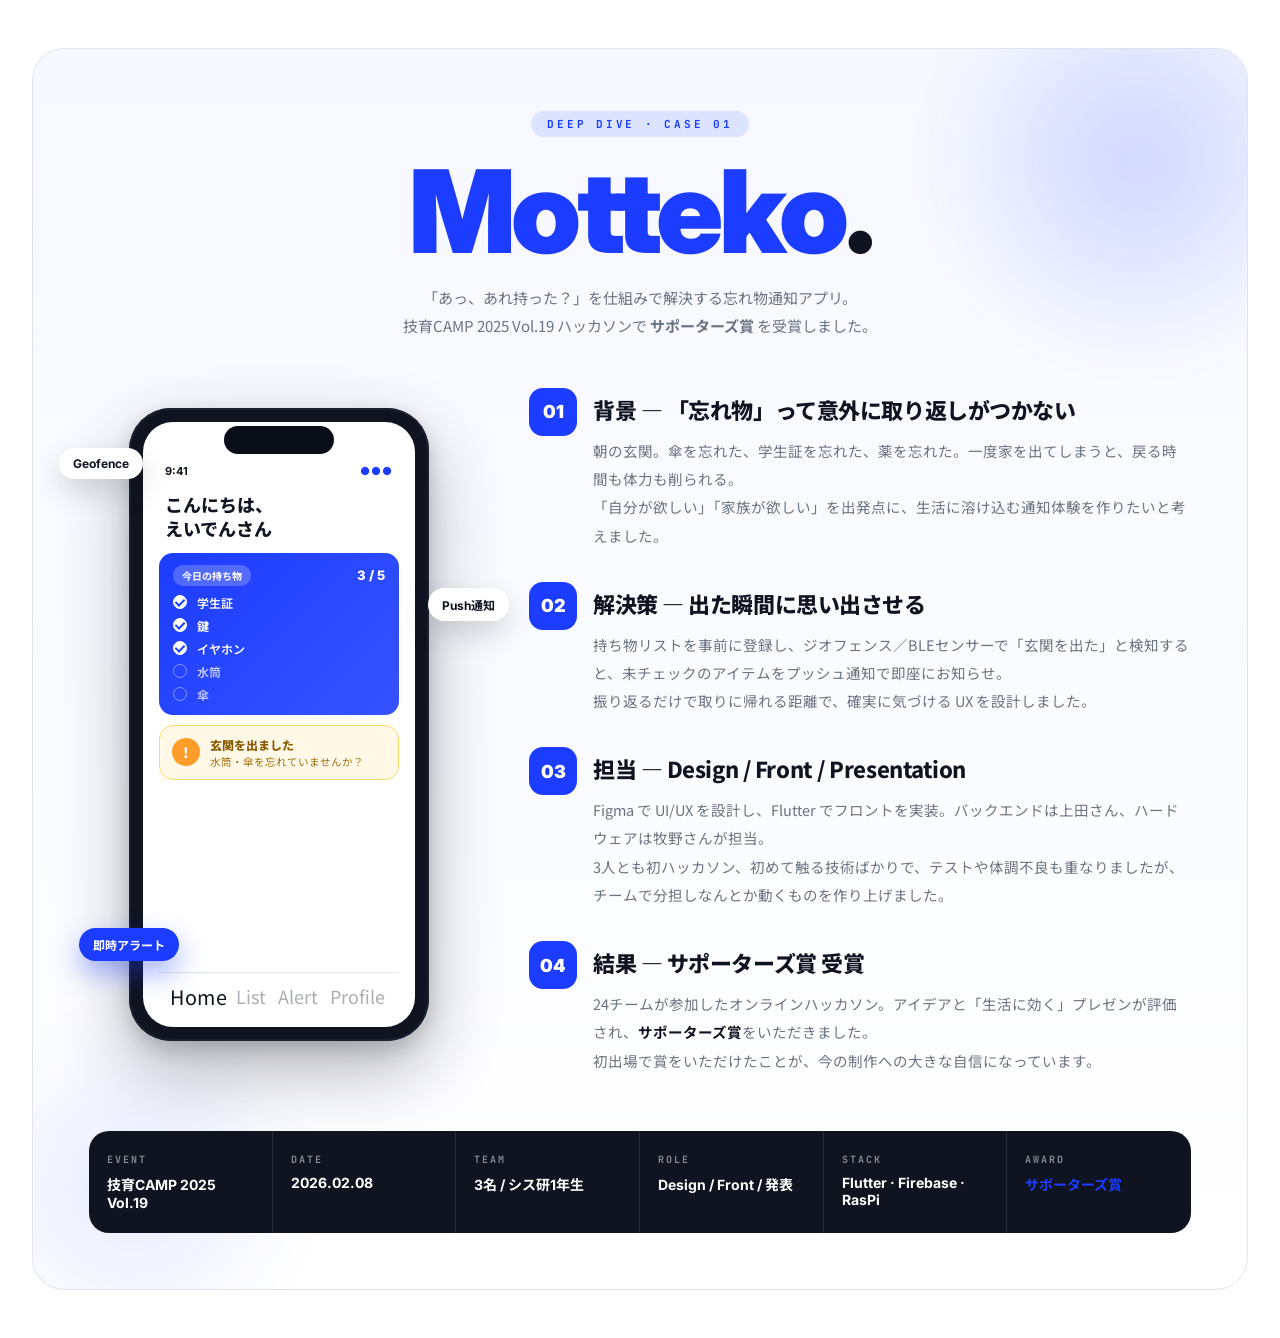
<file: docs/design_handoff_motteko/motteko_screen.html>
<!doctype html>
<html lang="ja">
<head>
<meta charset="utf-8" />
<meta name="viewport" content="width=device-width,initial-scale=1" />
<title>Motteko — Detail Screen (Design Reference)</title>
<link rel="preconnect" href="https://fonts.googleapis.com">
<link rel="preconnect" href="https://fonts.gstatic.com" crossorigin>
<link href="https://fonts.googleapis.com/css2?family=Inter:wght@400;500;600;700;800;900&family=Noto+Sans+JP:wght@400;500;600;700;800;900&family=JetBrains+Mono:wght@400;500;700&display=swap" rel="stylesheet">
<style>
  :root{
    --blue:#1C3CFF;
    --blue-deep:#0a24c9;
    --blue-soft:#dbe3ff;
    --ink:#0f1420;
    --paper:#ffffff;
    --paper-2:#f6f7fb;
    --line:#e1e4ea;
    --muted:#6b7380;
  }
  *{box-sizing:border-box}
  html,body{margin:0;padding:0;color:var(--ink);font-family:"Noto Sans JP","Inter",system-ui,sans-serif;background:#fff}
  body{padding:48px 32px}

  .motteko-detail{
    max-width:1280px;margin:0 auto;
    background:linear-gradient(180deg,#f6f8ff 0%,#ffffff 100%);
    border:1px solid var(--line);border-radius:32px;
    padding:60px 56px 56px;position:relative;overflow:hidden;
  }
  .motteko-detail::before{content:"";position:absolute;right:-100px;top:-100px;width:420px;height:420px;border-radius:50%;background:radial-gradient(circle,rgba(28,60,255,.18),transparent 70%);filter:blur(20px);pointer-events:none}
  .motteko-detail::after{content:"";position:absolute;left:-80px;bottom:-80px;width:360px;height:360px;border-radius:50%;background:radial-gradient(circle,rgba(28,60,255,.10),transparent 70%);filter:blur(20px);pointer-events:none}

  .md-head{position:relative;z-index:1;text-align:center;margin-bottom:48px}
  .md-tag{display:inline-block;font-family:"JetBrains Mono",monospace;font-size:11px;font-weight:700;letter-spacing:.25em;color:var(--blue);background:var(--blue-soft);padding:6px 16px;border-radius:20px;margin-bottom:20px}
  .md-title{font-family:"Inter",sans-serif;font-weight:900;font-size:clamp(72px,9vw,128px);letter-spacing:-.04em;color:var(--blue);line-height:.95;margin:0}
  .md-title .dot{color:var(--ink)}
  .md-sub{margin:18px auto 0;max-width:640px;font-size:15px;line-height:1.85;color:var(--muted)}

  .md-grid{position:relative;z-index:1;display:grid;grid-template-columns:380px 1fr;gap:60px;align-items:start;margin-bottom:56px}

  .md-phone{position:relative;display:flex;justify-content:center;padding-top:20px}
  .phone{width:300px;aspect-ratio:9/19;background:#0f1420;border-radius:42px;padding:14px;position:relative;box-shadow:0 30px 70px rgba(15,20,32,.30),0 8px 20px rgba(15,20,32,.18),inset 0 0 0 2px #1a2030}
  .phone-notch{position:absolute;left:50%;top:18px;transform:translateX(-50%);width:110px;height:28px;background:#0a0e18;border-radius:18px;z-index:3}
  .phone-screen{width:100%;height:100%;background:#fff;border-radius:30px;overflow:hidden;padding:42px 16px 14px;display:flex;flex-direction:column;gap:10px;position:relative}
  .ps-status{display:flex;justify-content:space-between;align-items:center;font-family:"Inter",sans-serif;font-size:11px;font-weight:700;color:var(--ink);padding:0 6px}
  .ps-status .dots{color:var(--blue);letter-spacing:1px}
  .ps-h1{font-family:"Noto Sans JP",sans-serif;font-weight:800;font-size:18px;line-height:1.35;color:var(--ink);padding:4px 6px 2px}
  .ps-card{background:#f6f7fb;border-radius:14px;padding:12px 14px}
  .ps-card.primary{background:linear-gradient(135deg,#1C3CFF 0%,#3653ff 100%);color:#fff}
  .ps-card-h{display:flex;justify-content:space-between;align-items:center;margin-bottom:8px}
  .ps-pill{font-size:10px;background:rgba(255,255,255,.22);padding:3px 9px;border-radius:10px;font-weight:700}
  .ps-count{font-family:"Inter",sans-serif;font-weight:800;font-size:13px}
  .ps-list{display:flex;flex-direction:column;gap:6px}
  .ps-item{display:flex;align-items:center;gap:10px;font-size:12px;font-weight:600;opacity:.7}
  .ps-item.on{opacity:1}
  .ps-item .chk{width:14px;height:14px;border-radius:50%;border:1.5px solid rgba(255,255,255,.6);display:inline-block;flex:none;position:relative}
  .ps-item.on .chk{background:#fff;border-color:#fff}
  .ps-item.on .chk::after{content:"";position:absolute;left:3px;top:1px;width:4px;height:7px;border-right:2px solid var(--blue);border-bottom:2px solid var(--blue);transform:rotate(45deg)}
  .ps-card.alert{background:#fff8e6;border:1.5px solid #ffd966;display:flex;gap:10px;align-items:center;padding:10px 12px}
  .ps-alert-icn{width:28px;height:28px;border-radius:50%;background:#ff9c2a;color:#fff;display:flex;align-items:center;justify-content:center;font-weight:900;font-size:14px;flex:none}
  .ps-alert-t{font-family:"Noto Sans JP",sans-serif;font-weight:800;font-size:12px;color:#8a5a00}
  .ps-alert-s{font-size:10.5px;color:#a07013;margin-top:1px}
  .ps-tab{margin-top:auto;display:flex;justify-content:space-around;padding:10px 8px 4px;border-top:1px solid var(--line)}
  .ps-tab span{font-size:18px;opacity:.35}
  .ps-tab span.on{opacity:1;transform:scale(1.1)}

  .float-chip{position:absolute;background:#fff;border-radius:24px;padding:8px 14px;font-family:"Inter","Noto Sans JP",sans-serif;font-weight:700;font-size:12px;color:var(--ink);box-shadow:0 12px 28px rgba(15,20,32,.16);white-space:nowrap;animation:floatChip 4s ease-in-out infinite}
  .float-chip.c1{top:60px;left:-30px}
  .float-chip.c2{top:200px;right:-40px;animation-delay:1.2s}
  .float-chip.c3{bottom:80px;left:-10px;animation-delay:2.4s;background:var(--blue);color:#fff;box-shadow:0 12px 28px rgba(28,60,255,.4)}
  @keyframes floatChip{0%,100%{transform:translateY(0)}50%{transform:translateY(-8px)}}

  .md-story{display:flex;flex-direction:column;gap:32px}
  .md-block{position:relative;padding-left:64px}
  .md-num{position:absolute;left:0;top:0;width:48px;height:48px;border-radius:14px;background:var(--blue);color:#fff;display:flex;align-items:center;justify-content:center;font-family:"Inter",sans-serif;font-weight:900;font-size:18px}
  .md-block h3{margin:6px 0 12px;font-family:"Noto Sans JP","Inter",sans-serif;font-weight:800;font-size:22px;line-height:1.4;letter-spacing:-.02em;color:var(--ink)}
  .md-block p{margin:0;font-size:14.5px;line-height:1.95;color:var(--muted);text-wrap:pretty}
  .md-block p b{color:var(--ink);font-weight:700}

  .md-stats{position:relative;z-index:1;display:grid;grid-template-columns:repeat(6,1fr);background:var(--ink);color:#fff;border-radius:20px;overflow:hidden}
  .md-stats > div{padding:22px 18px;border-right:1px solid rgba(255,255,255,.1)}
  .md-stats > div:last-child{border-right:0}
  .md-stats .k{font-family:"JetBrains Mono",monospace;font-size:10px;letter-spacing:.2em;color:rgba(255,255,255,.5);font-weight:700}
  .md-stats .v{margin-top:8px;font-family:"Inter","Noto Sans JP",sans-serif;font-weight:700;font-size:14px}

  @media (max-width:900px){
    .motteko-detail{padding:40px 24px}
    .md-grid{grid-template-columns:1fr;gap:48px}
    .md-stats{grid-template-columns:repeat(2,1fr)}
    .md-stats > div{border-right:0;border-bottom:1px solid rgba(255,255,255,.1)}
  }
</style>
</head>
<body>

<article class="motteko-detail">
  <header class="md-head">
    <div class="md-tag">DEEP DIVE · CASE 01</div>
    <h2 class="md-title">Motteko<span class="dot">.</span></h2>
    <p class="md-sub">「あっ、あれ持った？」を仕組みで解決する忘れ物通知アプリ。<br/>技育CAMP 2025 Vol.19 ハッカソンで <b>サポーターズ賞</b> を受賞しました。</p>
  </header>

  <div class="md-grid">
    <div class="md-phone">
      <div class="phone">
        <div class="phone-notch"></div>
        <div class="phone-screen">
          <div class="ps-status"><span>9:41</span><span class="dots">●●●</span></div>
          <div class="ps-h1">こんにちは、<br/>えいでんさん</div>
          <div class="ps-card primary">
            <div class="ps-card-h"><span class="ps-pill">今日の持ち物</span><span class="ps-count">3 / 5</span></div>
            <div class="ps-list">
              <div class="ps-item on"><i class="chk"></i><span>学生証</span></div>
              <div class="ps-item on"><i class="chk"></i><span>鍵</span></div>
              <div class="ps-item on"><i class="chk"></i><span>イヤホン</span></div>
              <div class="ps-item"><i class="chk"></i><span>水筒</span></div>
              <div class="ps-item"><i class="chk"></i><span>傘</span></div>
            </div>
          </div>
          <div class="ps-card alert">
            <div class="ps-alert-icn">!</div>
            <div>
              <div class="ps-alert-t">玄関を出ました</div>
              <div class="ps-alert-s">水筒・傘を忘れていませんか？</div>
            </div>
          </div>
          <nav class="ps-tab"><span class="on">Home</span><span>List</span><span>Alert</span><span>Profile</span></nav>
        </div>
      </div>
      <div class="float-chip c1">Geofence</div>
      <div class="float-chip c2">Push通知</div>
      <div class="float-chip c3">即時アラート</div>
    </div>

    <div class="md-story">
      <section class="md-block"><div class="md-num">01</div><h3>背景 — 「忘れ物」って意外に取り返しがつかない</h3><p>朝の玄関。傘を忘れた、学生証を忘れた、薬を忘れた。一度家を出てしまうと、戻る時間も体力も削られる。<br/>「自分が欲しい」「家族が欲しい」を出発点に、生活に溶け込む通知体験を作りたいと考えました。</p></section>
      <section class="md-block"><div class="md-num">02</div><h3>解決策 — 出た瞬間に思い出させる</h3><p>持ち物リストを事前に登録し、ジオフェンス／BLEセンサーで「玄関を出た」と検知すると、未チェックのアイテムをプッシュ通知で即座にお知らせ。<br/>振り返るだけで取りに帰れる距離で、確実に気づける UX を設計しました。</p></section>
      <section class="md-block"><div class="md-num">03</div><h3>担当 — Design / Front / Presentation</h3><p>Figma で UI/UX を設計し、Flutter でフロントを実装。バックエンドは上田さん、ハードウェアは牧野さんが担当。<br/>3人とも初ハッカソン、初めて触る技術ばかりで、テストや体調不良も重なりましたが、チームで分担しなんとか動くものを作り上げました。</p></section>
      <section class="md-block"><div class="md-num">04</div><h3>結果 — サポーターズ賞 受賞</h3><p>24チームが参加したオンラインハッカソン。アイデアと「生活に効く」プレゼンが評価され、<b>サポーターズ賞</b>をいただきました。<br/>初出場で賞をいただけたことが、今の制作への大きな自信になっています。</p></section>
    </div>
  </div>

  <div class="md-stats">
    <div><div class="k">EVENT</div><div class="v">技育CAMP 2025 Vol.19</div></div>
    <div><div class="k">DATE</div><div class="v">2026.02.08</div></div>
    <div><div class="k">TEAM</div><div class="v">3名 / シス研1年生</div></div>
    <div><div class="k">ROLE</div><div class="v">Design / Front / 発表</div></div>
    <div><div class="k">STACK</div><div class="v">Flutter · Firebase · RasPi</div></div>
    <div><div class="k">AWARD</div><div class="v" style="color:var(--blue)">サポーターズ賞</div></div>
  </div>
</article>

</body>
</html>
</file>
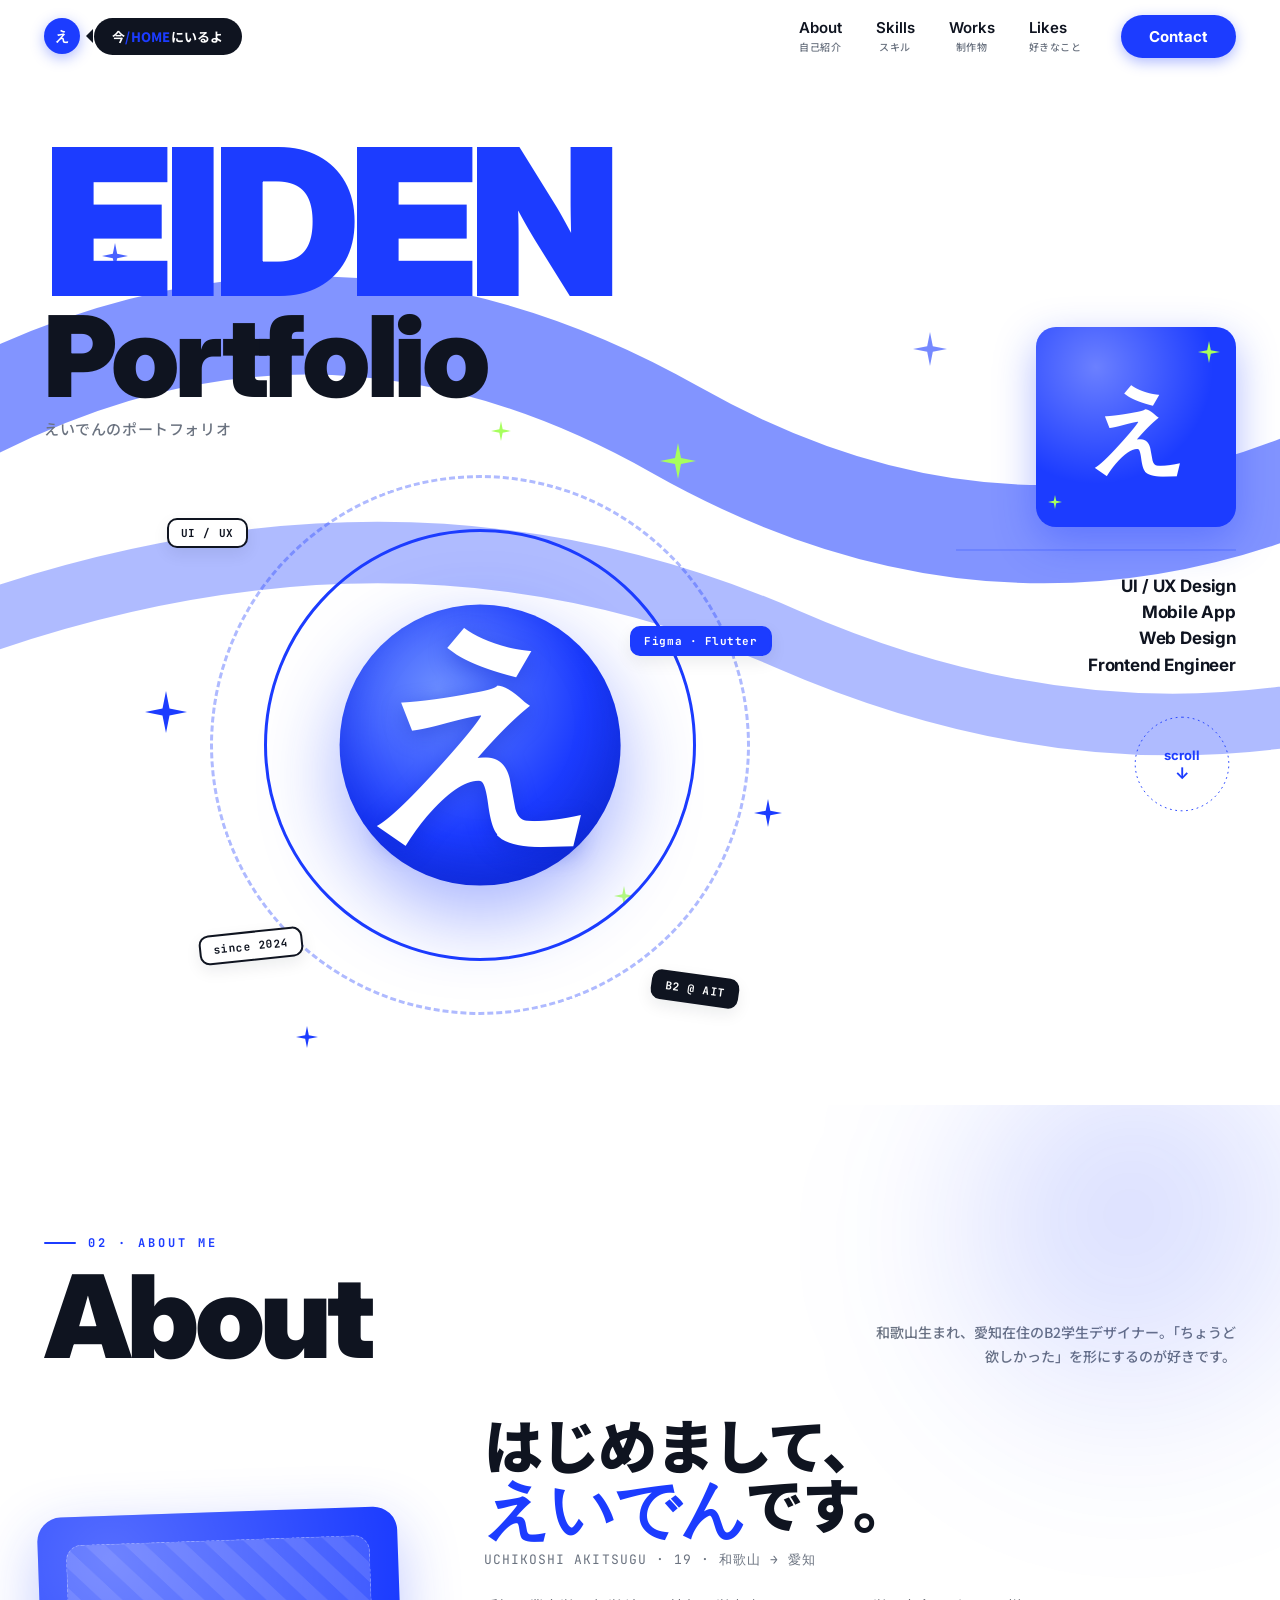
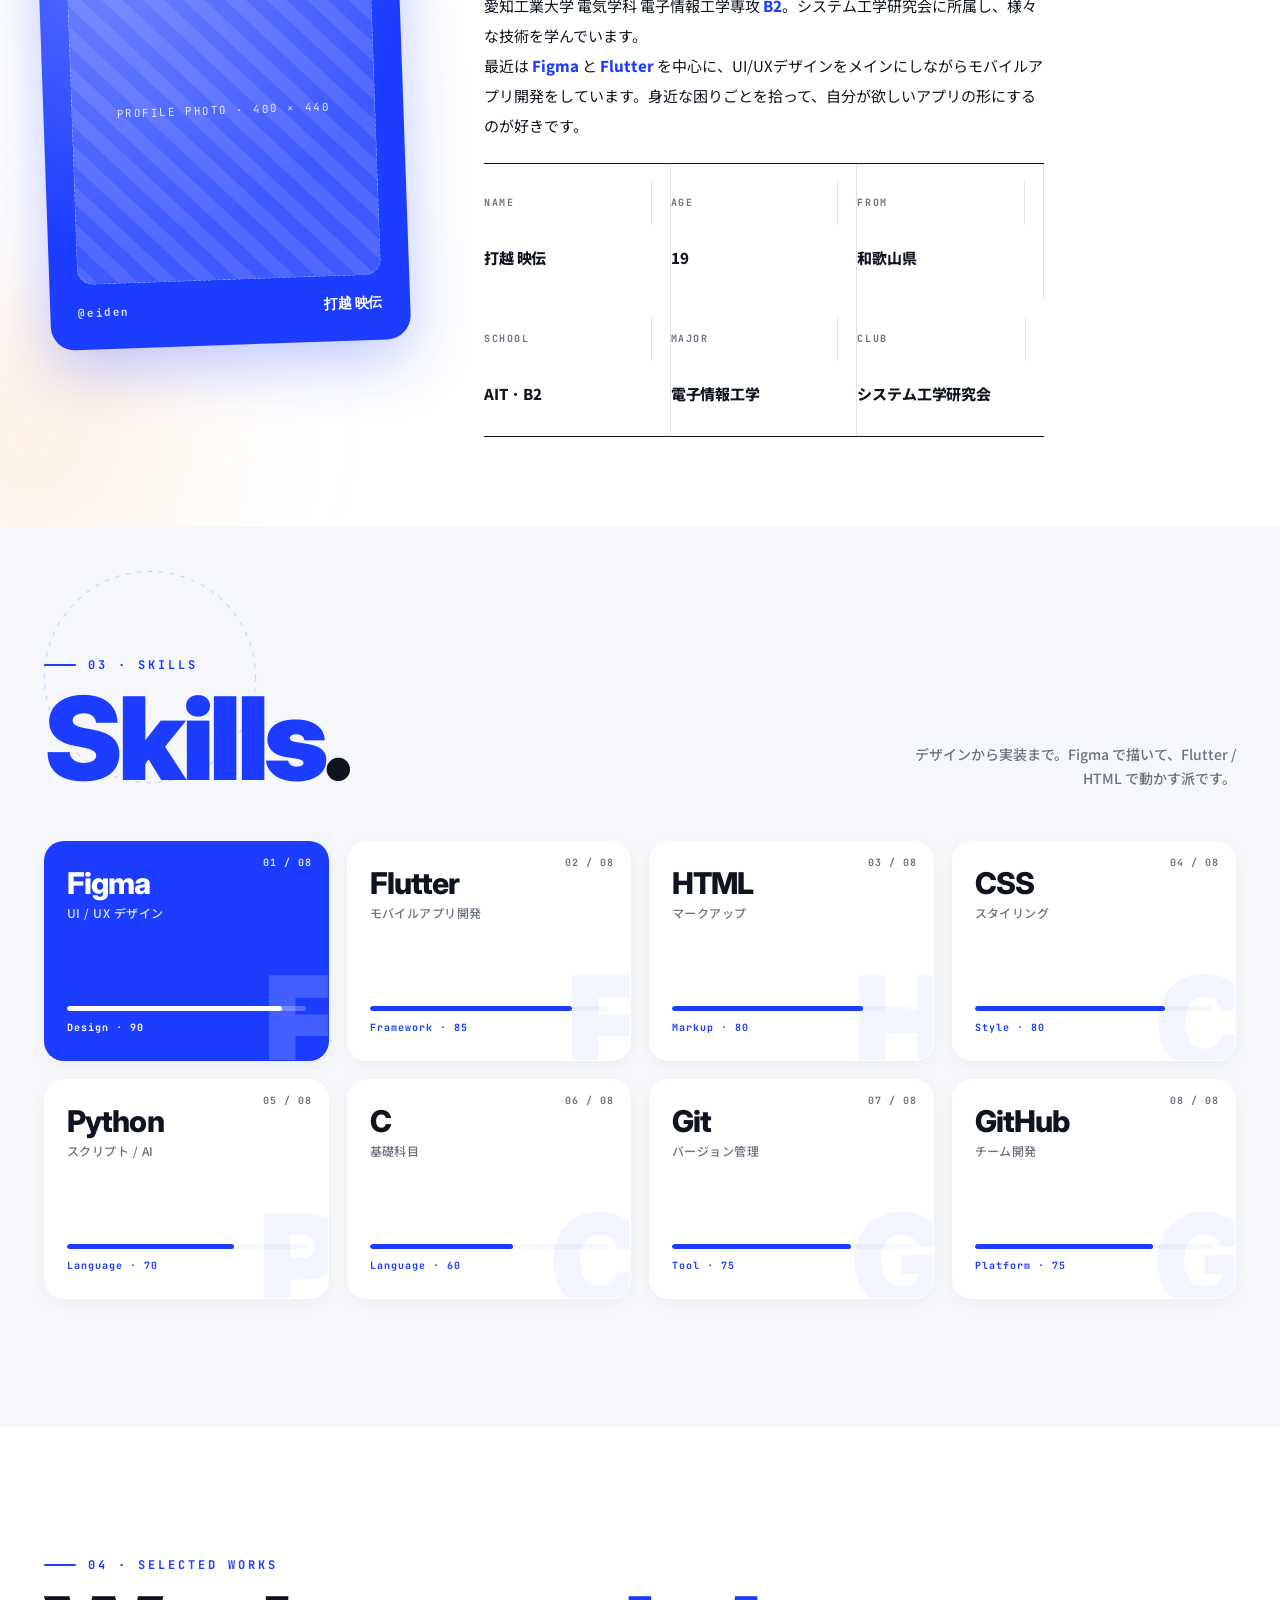
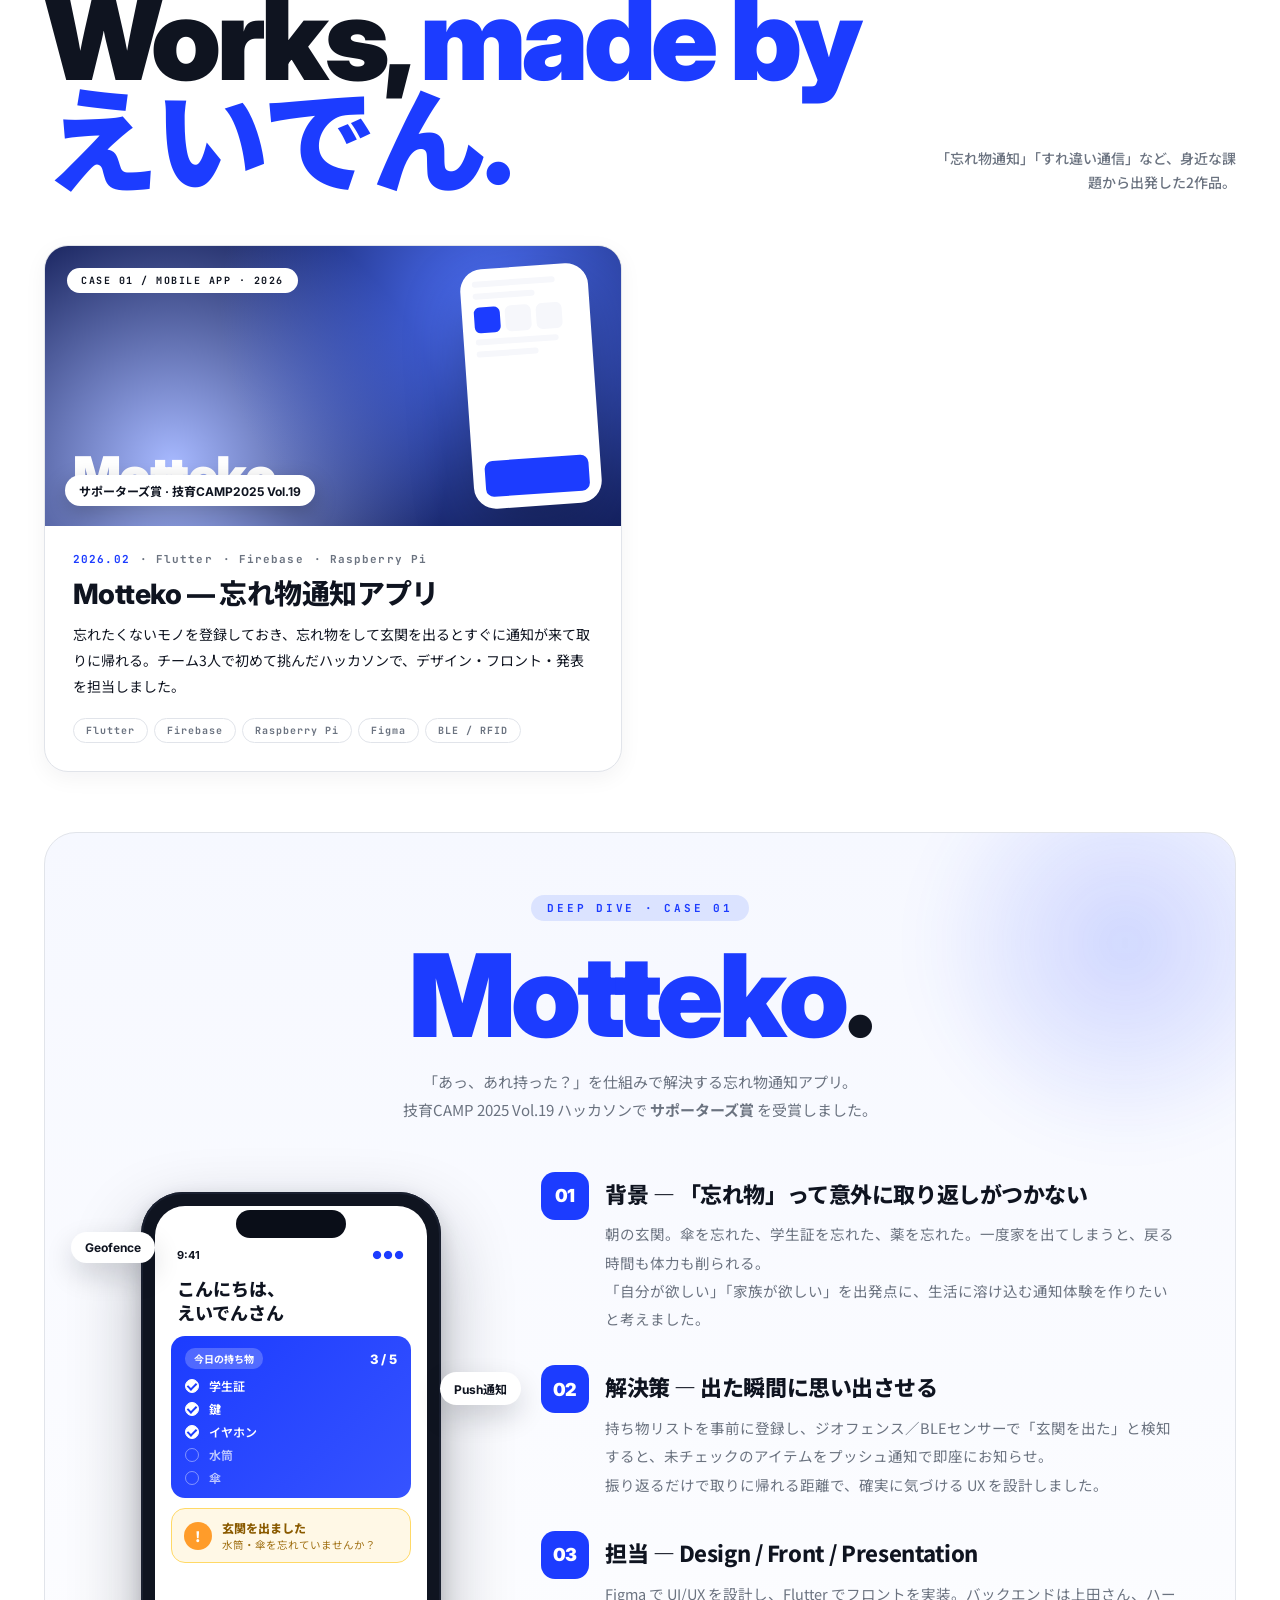
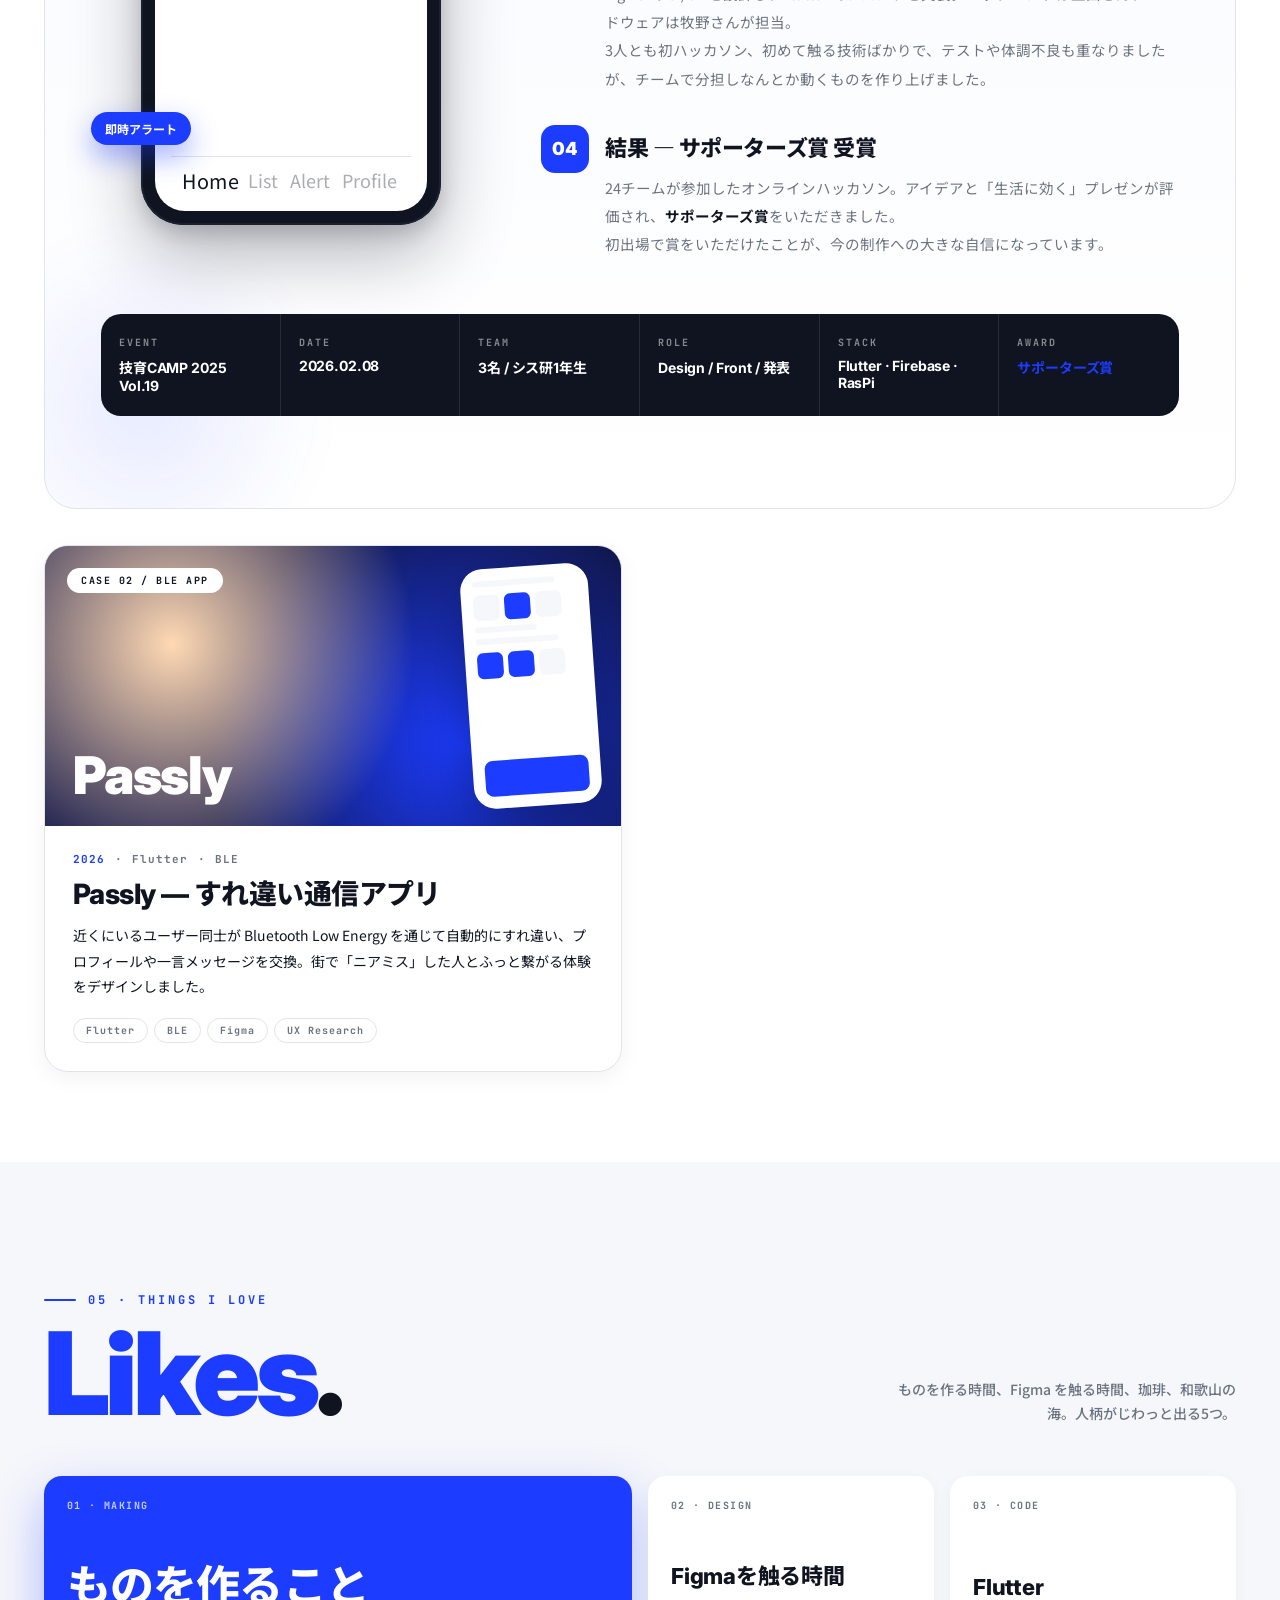
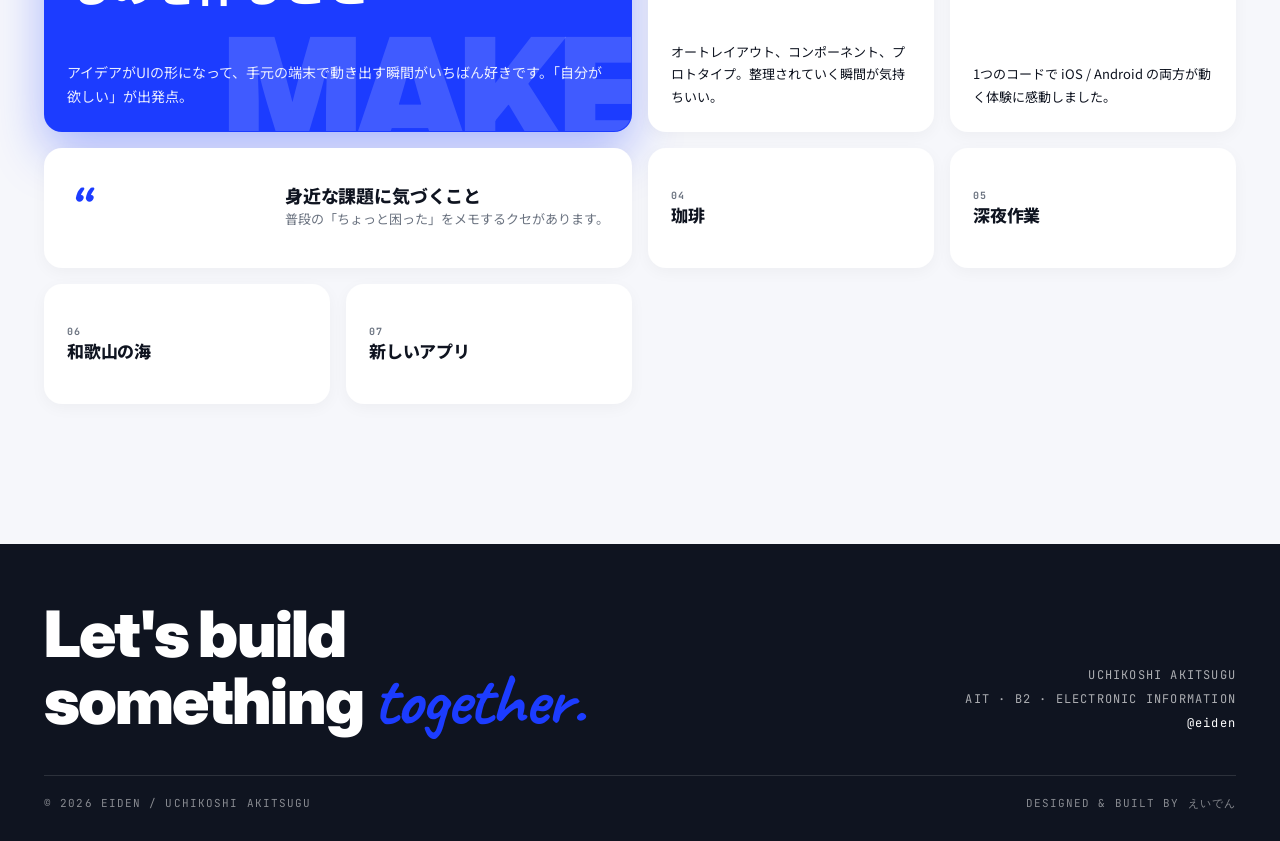
<file: docs/design_handoff_motteko/Portfolio.html>
<!doctype html>
<html lang="ja">
<head>
<meta charset="utf-8" />
<meta name="viewport" content="width=device-width,initial-scale=1" />
<title>えいでん — portfolio</title>
<link rel="preconnect" href="https://fonts.googleapis.com">
<link rel="preconnect" href="https://fonts.gstatic.com" crossorigin>
<link href="https://fonts.googleapis.com/css2?family=Inter:wght@400;500;600;700;800;900&family=Noto+Sans+JP:wght@300;400;500;600;700;900&family=Caveat:wght@500;600;700&family=JetBrains+Mono:wght@400;500;700&display=swap" rel="stylesheet">
<style>
  :root{
    --blue:#1C3CFF;
    --blue-deep:#0a24c9;
    --blue-soft:#dbe3ff;
    --ink:#0f1420;
    --paper:#ffffff;
    --paper-2:#f6f7fb;
    --line:#e1e4ea;
    --muted:#6b7380;
  }
  *{box-sizing:border-box}
  html,body{
    margin:0;padding:0;color:var(--ink);
    font-family:"Noto Sans JP","Inter",system-ui,sans-serif;
    background:#fff;
  }
  html{scroll-behavior:smooth}
  body{min-height:100vh}
  button{font-family:inherit}
  a{color:inherit;text-decoration:none}
  img{max-width:100%;display:block}

  /* ============ HEADER (nav) ============ */
  .header{
    position:fixed;top:0;left:0;right:0;height:72px;z-index:50;
    display:flex;align-items:center;justify-content:space-between;
    padding:16px 44px;
    background:rgba(255,255,255,0.85);
    backdrop-filter:blur(12px);
    -webkit-backdrop-filter:blur(12px);
  }
  .header .left{display:flex;align-items:center;gap:14px}
  .header .dot{
    width:36px;height:36px;border-radius:50%;background:var(--blue);
    display:flex;align-items:center;justify-content:center;color:#fff;font-weight:800;
    font-family:"Inter",sans-serif;font-size:14px;letter-spacing:-.02em;flex:none;
    box-shadow:0 4px 14px rgba(28,60,255,.35);
  }
  .header .here{
    position:relative;
    background:var(--ink);color:#fff;
    padding:9px 18px;border-radius:24px;
    font-size:13px;font-weight:700;letter-spacing:.02em;
    font-family:"Noto Sans JP",sans-serif;
    white-space:nowrap;
  }
  .header .here::after{
    content:"";position:absolute;left:-8px;top:50%;transform:translateY(-50%);
    width:0;height:0;border:7px solid transparent;border-right-color:var(--ink);border-left:0;
  }
  .header .here .cur{color:var(--blue);font-weight:800}
  .nav{display:flex;align-items:center;gap:30px}
  .nav a{
    font-family:"Inter",sans-serif;font-size:15px;font-weight:600;color:var(--ink);
    position:relative;padding:6px 2px;cursor:pointer;
  }
  .nav a .jp{display:block;font-family:"Noto Sans JP",sans-serif;font-size:10px;color:var(--muted);font-weight:500;margin-top:2px;letter-spacing:.05em;text-align:center}
  .nav a.on{color:var(--blue)}
  .nav a.on::after{
    content:"";position:absolute;left:50%;bottom:-6px;transform:translateX(-50%);
    width:28px;height:2px;background:var(--blue);border-radius:2px;
  }
  .nav a:hover{color:var(--blue)}
  .contact{
    background:var(--blue);color:#fff;padding:12px 28px;border-radius:28px;
    font-family:"Inter",sans-serif;font-weight:700;font-size:15px;
    border:0;cursor:pointer;margin-left:8px;
    box-shadow:0 4px 14px rgba(28,60,255,.35);
    transition:transform .2s,box-shadow .2s;
  }
  .contact:hover{transform:translateY(-2px);box-shadow:0 8px 22px rgba(28,60,255,.45)}

  /* ============ Main sections ============ */
  section.panel{
    position:relative;min-height:100vh;padding:130px 44px 90px;overflow:hidden;
    scroll-margin-top:72px;
  }

  /* ============ HOME ============ */
  #home{background:#fff}
  .home-bg{
    position:absolute;inset:0;pointer-events:none;z-index:0;overflow:hidden;
  }
  .home-bg .wave{
    position:absolute;left:-6%;right:-6%;top:18%;width:112%;height:auto;opacity:.55;
  }
  .home-bg .wave-2{
    position:absolute;left:-6%;right:-6%;top:48%;width:112%;height:auto;opacity:.35;
  }
  .home-wrap{
    position:relative;z-index:2;display:grid;grid-template-columns:1fr 280px;gap:40px;
    max-width:1400px;margin:0 auto;min-height:calc(100vh - 220px);align-items:center;
  }
  .home-title{
    font-family:"Inter",sans-serif;font-weight:900;letter-spacing:-.045em;line-height:.9;
    color:var(--blue);
    font-size:clamp(120px,16vw,240px);
    text-wrap:balance;
  }
  .home-title .line2{
    display:block;color:var(--ink);font-size:.55em;letter-spacing:-.03em;
    margin-top:-8px;
  }
  .home-sub{
    display:block;margin-top:14px;
    font-family:"Noto Sans JP",sans-serif;font-size:15px;color:var(--muted);font-weight:500;letter-spacing:.04em;
  }

  /* Right column */
  .home-right{display:flex;flex-direction:column;gap:22px;align-items:flex-end}
  .home-avatar{
    width:200px;height:200px;border-radius:20px;
    background:var(--blue);
    position:relative;overflow:hidden;
    box-shadow:0 14px 40px rgba(28,60,255,.35);
  }
  .home-avatar::before{
    /* subtle highlight */
    content:"";position:absolute;inset:0;
    background:radial-gradient(circle at 30% 20%, rgba(255,255,255,.35), transparent 55%);
  }
  .home-avatar .mark{
    position:absolute;inset:0;display:flex;align-items:center;justify-content:center;
    font-family:"Inter",sans-serif;font-weight:900;color:#fff;font-size:96px;letter-spacing:-.04em;
    line-height:1;
  }
  .home-avatar .sparkle{
    position:absolute;width:22px;height:22px;color:#a7ff5d;
  }
  .home-avatar .sparkle.a{top:14px;right:16px}
  .home-avatar .sparkle.b{bottom:18px;left:12px;width:14px;height:14px}
  .home-divider{width:100%;height:1.5px;background:var(--blue);opacity:.2}
  .home-roles{
    font-family:"Inter",sans-serif;font-weight:700;font-size:17px;line-height:1.55;text-align:right;color:var(--ink);
    letter-spacing:-.01em;
  }
  .home-roles span{display:block}
  .scroll-btn{
    margin-top:10px;
    width:108px;height:108px;position:relative;
    display:flex;align-items:center;justify-content:center;
    font-family:"Inter",sans-serif;font-weight:700;color:var(--blue);font-size:13px;
    cursor:pointer;text-decoration:none;
    animation:bob 2.4s ease-in-out infinite;
  }
  @keyframes bob{0%,100%{transform:translateY(0)}50%{transform:translateY(6px)}}
  .scroll-btn svg{position:absolute;inset:0;width:100%;height:100%}
  .scroll-btn .inner{position:relative;z-index:1;display:flex;flex-direction:column;align-items:center;gap:2px}
  .scroll-btn .arr{font-size:16px;line-height:1}

  /* Center geometric "mascot" — geometric shapes + sparkles */
  .mascot{
    position:relative;width:min(540px,70vw);aspect-ratio:1/1;margin:40px auto 0;
    z-index:2;
  }
  .mascot .ring{
    position:absolute;inset:10%;border-radius:50%;border:3px solid var(--blue);
  }
  .mascot .ring.r2{inset:0%;border-style:dashed;opacity:.35;transform:rotate(-20deg)}
  .mascot .core{
    position:absolute;left:50%;top:50%;transform:translate(-50%,-50%);
    width:52%;height:52%;border-radius:50%;
    background:radial-gradient(circle at 35% 30%, #6a8cff 0%, #1C3CFF 55%, #0a24c9 100%);
    box-shadow:0 30px 80px rgba(28,60,255,.4), inset 0 -20px 40px rgba(10,36,201,.4);
  }
  .mascot .letter{
    position:absolute;left:50%;top:50%;transform:translate(-50%,-54%);
    font-family:"Caveat",cursive;font-size:clamp(120px,18vw,240px);font-weight:700;color:#fff;
    line-height:1;user-select:none;
    text-shadow:0 6px 22px rgba(10,36,201,.4);
  }
  .mascot .chip{
    position:absolute;background:#fff;border:2px solid var(--ink);
    border-radius:10px;padding:6px 12px;font-family:"JetBrains Mono",monospace;
    font-size:11px;font-weight:700;letter-spacing:.05em;color:var(--ink);
    box-shadow:0 6px 16px rgba(15,20,32,.08);
  }
  .mascot .chip.c1{left:-8%;top:8%}
  .mascot .chip.c2{right:-4%;top:28%;background:var(--blue);color:#fff;border-color:var(--blue)}
  .mascot .chip.c3{left:-2%;bottom:10%;transform:rotate(-6deg)}
  .mascot .chip.c4{right:2%;bottom:2%;transform:rotate(8deg);background:var(--ink);color:#fff;border-color:var(--ink)}

  /* Sparkles (shared) */
  .spark{
    position:absolute;color:var(--blue);pointer-events:none;
    animation:spin 6s linear infinite;
  }
  @keyframes spin{from{transform:rotate(0)}to{transform:rotate(360deg)}}
  .spark svg{width:100%;height:100%}
  .mascot .spark.s1{width:42px;height:42px;left:-12%;top:40%;animation-duration:8s}
  .mascot .spark.s2{width:28px;height:28px;right:-6%;top:60%;animation-duration:5s}
  .mascot .spark.s3{width:36px;height:36px;right:10%;top:-6%;animation-duration:7s;animation-direction:reverse}
  .mascot .spark.s4{width:22px;height:22px;left:16%;bottom:-6%}
  .mascot .spark.s5{width:20px;height:20px;left:52%;top:-10%}

  /* ============ Section heading (shared) ============ */
  .sec-head{max-width:1400px;margin:0 auto 50px;display:flex;align-items:flex-end;justify-content:space-between;gap:24px}
  .sec-head .eyebrow{
    font-family:"JetBrains Mono",monospace;font-size:12px;color:var(--blue);font-weight:700;letter-spacing:.25em;margin-bottom:14px;
    display:flex;align-items:center;gap:12px;
  }
  .sec-head .eyebrow::before{content:"";width:32px;height:2px;background:var(--blue);border-radius:2px}
  .sec-head h2{
    margin:0;font-family:"Inter","Noto Sans JP",sans-serif;font-weight:900;
    font-size:clamp(64px,9vw,140px);letter-spacing:-.04em;line-height:.9;color:var(--blue);
  }
  .sec-head h2 .ink{color:var(--ink)}
  .sec-head .sub{font-family:"Noto Sans JP",sans-serif;font-size:14px;color:var(--muted);max-width:360px;text-align:right;font-weight:500;line-height:1.7}

  /* ============ ABOUT ============ */
  #about{background:#fff;position:relative}
  #about .blob{
    position:absolute;border-radius:50%;filter:blur(80px);pointer-events:none;z-index:0;
  }
  #about .blob.b1{width:460px;height:460px;right:-120px;top:-80px;background:radial-gradient(circle at 40% 40%, rgba(28,60,255,.22), transparent 70%)}
  #about .blob.b2{width:360px;height:360px;left:-120px;bottom:-120px;background:radial-gradient(circle at 40% 40%, rgba(255,184,122,.35), transparent 70%)}
  .about-grid{
    position:relative;z-index:1;display:grid;grid-template-columns:360px 1fr;gap:80px;
    max-width:1200px;margin:0 auto;align-items:center;
  }
  .about-card{
    position:relative;
    background:var(--blue);color:#fff;border-radius:24px;padding:28px;
    box-shadow:0 20px 60px rgba(28,60,255,.28);
    transform:rotate(-2deg);
  }
  .about-card::before{
    content:"";position:absolute;inset:0;border-radius:24px;
    background:radial-gradient(circle at 20% 10%, rgba(255,255,255,.25), transparent 60%);
    pointer-events:none;
  }
  .about-card .photo{
    height:340px;border-radius:16px;
    background:
      repeating-linear-gradient(45deg, rgba(255,255,255,.15) 0 14px, rgba(255,255,255,.05) 14px 28px),
      rgba(255,255,255,.1);
    display:flex;align-items:center;justify-content:center;
    font-family:"JetBrains Mono",monospace;font-size:11px;color:rgba(255,255,255,.85);letter-spacing:.14em;
    border:1.5px dashed rgba(255,255,255,.3);
  }
  .about-card .tag{
    margin-top:18px;display:flex;justify-content:space-between;align-items:center;
    font-family:"JetBrains Mono",monospace;font-size:11px;letter-spacing:.14em;
    color:rgba(255,255,255,.85);font-weight:700;
  }
  .about-card .tag b{color:#fff;font-size:14px;letter-spacing:-.01em;font-family:"Inter",sans-serif;font-weight:800}

  .about-txt h3{
    margin:0 0 8px;font-family:"Inter","Noto Sans JP",sans-serif;font-weight:900;
    font-size:clamp(40px,4.6vw,64px);letter-spacing:-.03em;line-height:1;
  }
  .about-txt h3 .accent{color:var(--blue);font-family:"Caveat",cursive;font-weight:700;font-size:1.1em;vertical-align:-0.06em}
  .about-txt .role{
    font-family:"JetBrains Mono",monospace;font-size:13px;color:var(--muted);letter-spacing:.08em;margin-bottom:22px;
  }
  .about-txt p{
    font-size:15px;line-height:2;color:var(--ink);max-width:560px;text-wrap:pretty;margin:0 0 22px;
  }
  .about-txt b.b{color:var(--blue);font-weight:800}
  .about-meta{
    display:grid;grid-template-columns:repeat(3,1fr);gap:0;
    border-top:1.5px solid var(--ink);border-bottom:1.5px solid var(--ink);
    max-width:560px;
  }
  .about-meta div{padding:16px 18px 16px 0;border-right:1px solid var(--line)}
  .about-meta div:last-child{border-right:0}
  .about-meta .k{font-family:"JetBrains Mono",monospace;font-size:10px;color:var(--muted);letter-spacing:.16em;margin-bottom:6px;font-weight:700}
  .about-meta .v{font-size:15px;font-weight:800;letter-spacing:-.01em}

  /* ============ SKILLS ============ */
  #skills{background:var(--paper-2);position:relative}
  #skills::before{
    content:"";position:absolute;top:40px;left:40px;
    width:220px;height:220px;background:url("data:image/svg+xml;utf8,<svg xmlns='http://www.w3.org/2000/svg' viewBox='0 0 100 100'><circle cx='50' cy='50' r='48' fill='none' stroke='%231C3CFF' stroke-width='0.5' stroke-dasharray='2 3' opacity='0.4'/></svg>") no-repeat center/contain;opacity:.5;
  }
  .skill-grid{
    max-width:1400px;margin:0 auto;
    display:grid;grid-template-columns:repeat(4,1fr);gap:18px;
    position:relative;z-index:1;
  }
  .skill{
    position:relative;background:#fff;border-radius:20px;padding:26px 22px;
    border:1.5px solid transparent;
    box-shadow:0 4px 16px rgba(15,20,32,.04);
    transition:transform .28s cubic-bezier(.2,.8,.2,1),box-shadow .28s,border-color .2s;
    overflow:hidden;min-height:220px;
    display:flex;flex-direction:column;justify-content:space-between;
  }
  .skill:hover{transform:translateY(-6px) rotate(-1deg);box-shadow:0 18px 42px rgba(28,60,255,.18);border-color:rgba(28,60,255,.2)}
  .skill .num{position:absolute;right:16px;top:14px;font-family:"JetBrains Mono",monospace;font-size:10px;color:var(--muted);font-weight:700;letter-spacing:.1em}
  .skill .name{font-family:"Inter",sans-serif;font-size:30px;font-weight:800;letter-spacing:-.03em;line-height:1}
  .skill .jp{font-size:12px;color:var(--muted);margin-top:6px;letter-spacing:.04em;font-weight:500}
  .skill .bar{height:5px;background:var(--paper-2);border-radius:3px;overflow:hidden;margin-top:16px}
  .skill .bar i{display:block;height:100%;background:var(--blue);border-radius:3px;width:0;transition:width .8s cubic-bezier(.2,.8,.2,1)}
  .skill .tag{font-family:"JetBrains Mono",monospace;font-size:10px;color:var(--blue);font-weight:700;margin-top:10px;letter-spacing:.1em}
  .skill .glyph{
    position:absolute;right:-8px;bottom:-28px;
    font-family:"Inter",sans-serif;font-weight:900;font-size:130px;color:rgba(28,60,255,.06);letter-spacing:-.06em;line-height:1;pointer-events:none;
  }
  .skill.flag{background:var(--blue);color:#fff}
  .skill.flag .name,.skill.flag .jp,.skill.flag .num,.skill.flag .tag{color:#fff}
  .skill.flag .jp,.skill.flag .num{opacity:.85}
  .skill.flag .bar{background:rgba(255,255,255,.25)}
  .skill.flag .bar i{background:#fff}
  .skill.flag .glyph{color:rgba(255,255,255,.18)}

  /* ============ WORKS ============ */
  #works{background:#fff;position:relative}
  .works-grid{
    max-width:1400px;margin:0 auto;display:grid;grid-template-columns:1fr 1fr;gap:36px;
    position:relative;z-index:1;
  }
  .work{
    position:relative;border-radius:24px;overflow:hidden;background:#fff;
    border:1.5px solid var(--line);
    box-shadow:0 6px 22px rgba(15,20,32,.05);
    transition:transform .35s cubic-bezier(.2,.8,.2,1),box-shadow .35s;
  }
  .work:hover{transform:translateY(-8px);box-shadow:0 24px 60px rgba(28,60,255,.22)}
  .work .cover{
    height:280px;position:relative;overflow:hidden;
  }
  .work.w1 .cover{
    background:
      radial-gradient(circle at 78% 22%, #4f73ff 0%, transparent 55%),
      radial-gradient(circle at 22% 78%, #a7b9ff 0%, transparent 55%),
      #0f1a54;
  }
  .work.w2 .cover{
    background:
      radial-gradient(circle at 22% 35%, #ffd9b3 0%, transparent 50%),
      radial-gradient(circle at 72% 70%, #1C3CFF 0%, transparent 55%),
      #11174a;
  }
  .work .badge{
    position:absolute;left:22px;top:22px;
    background:#fff;color:var(--ink);padding:6px 14px;border-radius:20px;
    font-family:"JetBrains Mono",monospace;font-size:10px;font-weight:700;letter-spacing:.15em;
  }
  .work .label{
    position:absolute;left:28px;bottom:24px;color:#fff;font-family:"Inter",sans-serif;
    font-size:52px;font-weight:900;letter-spacing:-.03em;line-height:1;
  }
  .work .mock{
    position:absolute;right:26px;top:50%;transform:translateY(-50%) rotate(-4deg);
    width:128px;height:240px;background:#fff;border-radius:22px;padding:12px;
    box-shadow:0 24px 60px rgba(0,0,0,.3);
    display:flex;flex-direction:column;gap:6px;
  }
  .work .mock .bar{height:6px;background:var(--paper-2);border-radius:3px}
  .work .mock .bar.w80{width:80%}.work .mock .bar.w60{width:60%}
  .work .mock .row{display:flex;gap:5px;margin-top:2px}
  .work .mock .sq{width:26px;height:26px;border-radius:6px;background:var(--paper-2)}
  .work .mock .sq.on{background:var(--blue)}
  .work .mock .chip{height:36px;background:var(--blue);border-radius:8px;margin-top:auto}
  .work .body{padding:26px 28px 28px;display:flex;flex-direction:column;gap:12px}
  .work .body .meta{display:flex;gap:10px;font-family:"JetBrains Mono",monospace;font-size:11px;color:var(--muted);letter-spacing:.1em;font-weight:700}
  .work .body .meta b{color:var(--blue)}
  .work .body h3{margin:0;font-family:"Inter","Noto Sans JP",sans-serif;font-size:28px;font-weight:800;letter-spacing:-.02em;line-height:1.15}
  .work .body p{margin:0;font-size:14px;line-height:1.85;color:var(--ink);text-wrap:pretty}
  .work .body .chips{display:flex;gap:6px;flex-wrap:wrap;margin-top:6px}
  .work .body .chips span{font-family:"JetBrains Mono",monospace;font-size:10px;padding:5px 12px;border:1px solid var(--line);color:var(--muted);font-weight:700;border-radius:20px;letter-spacing:.1em}

  /* Award ribbon on Motteko card cover */
  .work .cover .award{
    position:absolute;left:20px;bottom:20px;
    background:#fff;color:var(--ink);
    padding:7px 14px;border-radius:24px;
    font-family:"Inter","Noto Sans JP",sans-serif;font-weight:700;font-size:12px;
    box-shadow:0 8px 22px rgba(0,0,0,.25);
    z-index:2;
  }

  /* ============ MOTTEKO DETAIL ============ */
  .motteko-detail{
    grid-column:1 / -1;
    background:linear-gradient(180deg,#f6f8ff 0%,#ffffff 100%);
    border:1px solid var(--line);border-radius:32px;
    padding:60px 56px 56px;margin-top:24px;position:relative;overflow:hidden;
  }
  .motteko-detail::before{
    content:"";position:absolute;right:-100px;top:-100px;width:420px;height:420px;border-radius:50%;
    background:radial-gradient(circle,rgba(28,60,255,.18),transparent 70%);
    filter:blur(20px);pointer-events:none;
  }
  .motteko-detail::after{
    content:"";position:absolute;left:-80px;bottom:-80px;width:360px;height:360px;border-radius:50%;
    background:radial-gradient(circle,rgba(28,60,255,.10),transparent 70%);
    filter:blur(20px);pointer-events:none;
  }
  .md-head{position:relative;z-index:1;text-align:center;margin-bottom:48px}
  .md-tag{
    display:inline-block;font-family:"JetBrains Mono",monospace;font-size:11px;font-weight:700;letter-spacing:.25em;
    color:var(--blue);background:var(--blue-soft);padding:6px 16px;border-radius:20px;margin-bottom:20px;
  }
  .md-title{
    font-family:"Inter",sans-serif;font-weight:900;font-size:clamp(72px,9vw,128px);letter-spacing:-.04em;
    color:var(--blue);line-height:.95;margin:0;
  }
  .md-title .dot{color:var(--ink)}
  .md-sub{
    margin:18px auto 0;max-width:640px;font-size:15px;line-height:1.85;color:var(--muted);
  }

  .md-grid{
    position:relative;z-index:1;display:grid;grid-template-columns:380px 1fr;gap:60px;
    align-items:start;margin-bottom:56px;
  }

  /* Phone */
  .md-phone{position:relative;display:flex;justify-content:center;padding-top:20px}
  .phone{
    width:300px;aspect-ratio:9/19;background:#0f1420;border-radius:42px;
    padding:14px;position:relative;
    box-shadow:0 30px 70px rgba(15,20,32,.30),0 8px 20px rgba(15,20,32,.18),inset 0 0 0 2px #1a2030;
  }
  .phone-notch{
    position:absolute;left:50%;top:18px;transform:translateX(-50%);
    width:110px;height:28px;background:#0a0e18;border-radius:18px;z-index:3;
  }
  .phone-screen{
    width:100%;height:100%;background:#fff;border-radius:30px;overflow:hidden;
    padding:42px 16px 14px;display:flex;flex-direction:column;gap:10px;position:relative;
  }
  .ps-status{
    display:flex;justify-content:space-between;align-items:center;
    font-family:"Inter",sans-serif;font-size:11px;font-weight:700;color:var(--ink);
    padding:0 6px;
  }
  .ps-status .dots{color:var(--blue);letter-spacing:1px}
  .ps-h1{
    font-family:"Noto Sans JP",sans-serif;font-weight:800;font-size:18px;line-height:1.35;color:var(--ink);
    padding:4px 6px 2px;
  }
  .ps-card{
    background:#f6f7fb;border-radius:14px;padding:12px 14px;
  }
  .ps-card.primary{background:linear-gradient(135deg,#1C3CFF 0%,#3653ff 100%);color:#fff}
  .ps-card-h{display:flex;justify-content:space-between;align-items:center;margin-bottom:8px}
  .ps-pill{font-size:10px;background:rgba(255,255,255,.22);padding:3px 9px;border-radius:10px;font-weight:700}
  .ps-count{font-family:"Inter",sans-serif;font-weight:800;font-size:13px;letter-spacing:-.01em}
  .ps-list{display:flex;flex-direction:column;gap:6px}
  .ps-item{display:flex;align-items:center;gap:10px;font-size:12px;font-weight:600;opacity:.7}
  .ps-item.on{opacity:1}
  .ps-item .chk{
    width:14px;height:14px;border-radius:50%;border:1.5px solid rgba(255,255,255,.6);
    display:inline-block;flex:none;position:relative;
  }
  .ps-item.on .chk{background:#fff;border-color:#fff}
  .ps-item.on .chk::after{
    content:"";position:absolute;left:3px;top:1px;width:4px;height:7px;
    border-right:2px solid var(--blue);border-bottom:2px solid var(--blue);transform:rotate(45deg);
  }
  .ps-card.alert{
    background:#fff8e6;border:1.5px solid #ffd966;display:flex;gap:10px;align-items:center;padding:10px 12px;
  }
  .ps-alert-icn{
    width:28px;height:28px;border-radius:50%;background:#ff9c2a;color:#fff;
    display:flex;align-items:center;justify-content:center;font-weight:900;font-size:14px;flex:none;
  }
  .ps-alert-t{font-family:"Noto Sans JP",sans-serif;font-weight:800;font-size:12px;color:#8a5a00}
  .ps-alert-s{font-size:10.5px;color:#a07013;margin-top:1px}
  .ps-tab{
    margin-top:auto;display:flex;justify-content:space-around;padding:10px 8px 4px;
    border-top:1px solid var(--line);
  }
  .ps-tab span{font-size:18px;opacity:.35}
  .ps-tab span.on{opacity:1;transform:scale(1.1)}

  .float-chip{
    position:absolute;background:#fff;border-radius:24px;padding:8px 14px;
    font-family:"Inter","Noto Sans JP",sans-serif;font-weight:700;font-size:12px;color:var(--ink);
    box-shadow:0 12px 28px rgba(15,20,32,.16);white-space:nowrap;
    animation:floatChip 4s ease-in-out infinite;
  }
  .float-chip.c1{top:60px;left:-30px;animation-delay:0s}
  .float-chip.c2{top:200px;right:-40px;animation-delay:1.2s}
  .float-chip.c3{bottom:80px;left:-10px;animation-delay:2.4s;background:var(--blue);color:#fff;box-shadow:0 12px 28px rgba(28,60,255,.4)}
  @keyframes floatChip{
    0%,100%{transform:translateY(0)}
    50%{transform:translateY(-8px)}
  }

  /* Story */
  .md-story{display:flex;flex-direction:column;gap:32px}
  .md-block{position:relative;padding-left:64px}
  .md-num{
    position:absolute;left:0;top:0;
    width:48px;height:48px;border-radius:14px;
    background:var(--blue);color:#fff;
    display:flex;align-items:center;justify-content:center;
    font-family:"Inter",sans-serif;font-weight:900;font-size:18px;letter-spacing:-.02em;
  }
  .md-block h3{
    margin:6px 0 12px;font-family:"Noto Sans JP","Inter",sans-serif;font-weight:800;font-size:22px;
    line-height:1.4;letter-spacing:-.02em;color:var(--ink);
  }
  .md-block p{
    margin:0;font-size:14.5px;line-height:1.95;color:var(--muted);text-wrap:pretty;
  }
  .md-block p b{color:var(--ink);font-weight:700}

  /* Stats */
  .md-stats{
    position:relative;z-index:1;display:grid;grid-template-columns:repeat(6,1fr);
    background:var(--ink);color:#fff;border-radius:20px;overflow:hidden;
    margin-bottom:36px;
  }
  .md-stats > div{padding:22px 18px;border-right:1px solid rgba(255,255,255,.1)}
  .md-stats > div:last-child{border-right:0}
  .md-stats .k{font-family:"JetBrains Mono",monospace;font-size:10px;letter-spacing:.2em;color:rgba(255,255,255,.5);font-weight:700}
  .md-stats .v{margin-top:8px;font-family:"Inter","Noto Sans JP",sans-serif;font-weight:700;font-size:14px;letter-spacing:-.01em}

  /* Team */
  .md-team{position:relative;z-index:1}
  .md-team-h{
    font-family:"JetBrains Mono",monospace;font-size:11px;font-weight:700;letter-spacing:.25em;
    color:var(--muted);margin-bottom:16px;
  }
  .md-team-grid{display:grid;grid-template-columns:repeat(3,1fr);gap:18px}
  .member{
    background:#fff;border:1px solid var(--line);border-radius:18px;padding:22px 20px;
    display:flex;flex-direction:column;gap:8px;position:relative;
    transition:transform .25s,border-color .2s,box-shadow .2s;
  }
  .member:hover{transform:translateY(-3px);border-color:var(--blue);box-shadow:0 14px 32px rgba(28,60,255,.16)}
  .member.me{background:var(--blue);color:#fff;border-color:var(--blue);box-shadow:0 14px 32px rgba(28,60,255,.30)}
  .member.me::after{
    content:"YOU";position:absolute;right:14px;top:14px;
    font-family:"JetBrains Mono",monospace;font-size:9px;font-weight:800;letter-spacing:.2em;
    background:#fff;color:var(--blue);padding:3px 8px;border-radius:6px;
  }
  .m-avatar{
    width:46px;height:46px;border-radius:14px;background:var(--blue-soft);color:var(--blue);
    display:flex;align-items:center;justify-content:center;
    font-family:"Noto Sans JP",sans-serif;font-weight:900;font-size:20px;letter-spacing:-.02em;
  }
  .member.me .m-avatar{background:rgba(255,255,255,.2);color:#fff}
  .m-name{font-family:"Noto Sans JP",sans-serif;font-weight:800;font-size:17px;letter-spacing:-.01em}
  .m-major{font-size:11px;color:var(--muted);font-family:"JetBrains Mono",monospace;letter-spacing:.05em}
  .member.me .m-major{color:rgba(255,255,255,.7)}
  .m-role{font-size:13px;font-weight:600;color:var(--ink);margin-top:2px}
  .member.me .m-role{color:#fff}

  @media (max-width:900px){
    .motteko-detail{padding:40px 24px}
    .md-grid{grid-template-columns:1fr;gap:48px}
    .md-stats{grid-template-columns:repeat(2,1fr)}
    .md-stats > div{border-right:0;border-bottom:1px solid rgba(255,255,255,.1)}
    .md-team-grid{grid-template-columns:1fr}
  }

  /* ============ LIKES ============ */
  #likes{background:var(--paper-2);position:relative;padding-bottom:140px}
  .likes-grid{
    max-width:1400px;margin:0 auto;display:grid;grid-template-columns:repeat(12,1fr);grid-auto-rows:120px;gap:16px;
  }
  .like{
    background:#fff;border-radius:18px;padding:22px;display:flex;flex-direction:column;justify-content:space-between;
    position:relative;overflow:hidden;border:1.5px solid transparent;
    box-shadow:0 4px 16px rgba(15,20,32,.04);
    transition:transform .25s,box-shadow .25s,border-color .2s;
  }
  .like:hover{transform:translateY(-4px) rotate(-.5deg);box-shadow:0 16px 40px rgba(28,60,255,.15);border-color:rgba(28,60,255,.2)}
  .like .t{font-family:"JetBrains Mono",monospace;font-size:10px;color:var(--muted);font-weight:700;letter-spacing:.14em}
  .like h3{margin:0;font-family:"Inter","Noto Sans JP",sans-serif;font-weight:800;letter-spacing:-.01em}
  .like p{margin:0;font-size:13px;line-height:1.75;color:var(--ink);text-wrap:pretty}
  .like.big{grid-column:span 6;grid-row:span 2;background:var(--blue);color:#fff;border-color:transparent;box-shadow:0 20px 50px rgba(28,60,255,.35)}
  .like.big .t{color:rgba(255,255,255,.75)}
  .like.big h3{font-size:44px;letter-spacing:-.02em;line-height:1}
  .like.big p{color:rgba(255,255,255,.9);font-size:14px}
  .like.m{grid-column:span 3;grid-row:span 2}
  .like.m h3{font-size:22px;line-height:1.15}
  .like.s{grid-column:span 3;grid-row:span 1;justify-content:center}
  .like.s h3{font-size:17px}
  .like.wide{grid-column:span 6;grid-row:span 1;display:flex;flex-direction:row;align-items:center;gap:20px}
  .like.wide .mark{font-family:"Caveat",cursive;color:var(--blue);font-size:56px;line-height:.6;font-weight:700;flex:none}
  .like.wide h3{font-size:18px;flex:none;line-height:1.3}
  .like.wide p{color:var(--muted);font-size:13px;flex:1}
  .like .big-glyph{
    position:absolute;right:-14px;bottom:-36px;
    font-family:"Inter",sans-serif;font-weight:900;font-size:150px;
    color:rgba(28,60,255,.06);letter-spacing:-.06em;line-height:1;pointer-events:none;
  }
  .like.big .big-glyph{color:rgba(255,255,255,.16)}

  /* Sparkle decorations scattered around sections */
  .deco-spark{position:absolute;color:var(--blue);pointer-events:none;opacity:.8}
  .deco-spark svg{width:100%;height:100%}

  /* ============ Footer ============ */
  footer{
    background:var(--ink);color:#fff;padding:60px 44px 30px;
    position:relative;overflow:hidden;
  }
  footer .fin{max-width:1400px;margin:0 auto;display:flex;justify-content:space-between;align-items:flex-end;gap:40px;flex-wrap:wrap}
  footer h4{margin:0;font-family:"Inter",sans-serif;font-size:clamp(40px,5vw,72px);font-weight:900;letter-spacing:-.03em;line-height:.95}
  footer h4 .accent{color:var(--blue);font-family:"Caveat",cursive;font-size:1.15em;font-weight:700}
  footer .right{text-align:right;font-family:"JetBrains Mono",monospace;font-size:12px;color:rgba(255,255,255,.65);letter-spacing:.1em;line-height:2}
  footer .copy{border-top:1px solid rgba(255,255,255,.12);max-width:1400px;margin:40px auto 0;padding-top:20px;display:flex;justify-content:space-between;font-family:"JetBrains Mono",monospace;font-size:11px;color:rgba(255,255,255,.5);letter-spacing:.1em}

  /* ============ Tweaks panel ============ */
  .tweaks{
    position:fixed;right:20px;bottom:20px;width:260px;background:#fff;
    border:1.5px solid var(--ink);border-radius:14px;box-shadow:0 20px 60px rgba(0,0,0,.18);
    z-index:100;display:none;font-family:"JetBrains Mono",monospace;font-size:12px;
    overflow:hidden;
  }
  .tweaks.on{display:block}
  .tweaks h5{margin:0;padding:12px 16px;background:var(--ink);color:#fff;font-size:11px;letter-spacing:.2em;font-weight:700;display:flex;justify-content:space-between}
  .tweaks .tw-row{padding:11px 16px;border-bottom:1px solid var(--paper-2);display:flex;align-items:center;justify-content:space-between;gap:10px}
  .tweaks .tw-row:last-child{border-bottom:0}
  .tweaks .tw-row label{font-size:11px;color:var(--muted);letter-spacing:.12em;font-weight:700}
  .tweaks .tw-row .ctl{display:flex;gap:4px}
  .tweaks .tw-row .ctl button{
    background:#fff;border:1px solid var(--line);padding:5px 11px;font-size:11px;cursor:pointer;
    font-family:"JetBrains Mono",monospace;font-weight:600;color:var(--ink);border-radius:6px;
  }
  .tweaks .tw-row .ctl button.on{background:var(--blue);color:#fff;border-color:var(--blue)}

  /* Mobile */
  @media (max-width:980px){
    .header{padding:12px 20px}
    .nav{gap:16px}
    .nav a{font-size:13px}
    .contact{padding:10px 20px;font-size:13px}
    .header .here{display:none}
    .home-wrap{grid-template-columns:1fr;gap:30px}
    .home-right{align-items:flex-start;flex-direction:row;flex-wrap:wrap}
    .about-grid{grid-template-columns:1fr;gap:40px}
    .skill-grid{grid-template-columns:repeat(2,1fr)}
    .works-grid{grid-template-columns:1fr}
    .likes-grid{grid-template-columns:repeat(6,1fr)}
    .like.big{grid-column:span 6}
    .like.m,.like.s,.like.wide{grid-column:span 3}
    section.panel{padding:110px 20px 60px}
  }
</style>
</head>
<body>

<!-- ============ HEADER ============ -->
<header class="header">
  <div class="left">
    <div class="dot">え</div>
    <div class="here" id="hereChip">今<span class="cur">/HOME</span>にいるよ</div>
  </div>
  <nav class="nav" id="nav">
    <a data-sec="about">About<span class="jp">自己紹介</span></a>
    <a data-sec="skills">Skills<span class="jp">スキル</span></a>
    <a data-sec="works">Works<span class="jp">制作物</span></a>
    <a data-sec="likes">Likes<span class="jp">好きなこと</span></a>
    <button class="contact" onclick="document.getElementById('footer').scrollIntoView({behavior:'smooth'})">Contact</button>
  </nav>
</header>

<!-- ============ HOME ============ -->
<section class="panel" id="home" data-screen-label="01 ホーム">

  <!-- background waves -->
  <svg class="home-bg" viewBox="0 0 1400 900" preserveAspectRatio="none" aria-hidden="true" style="height:100%">
    <path class="wave" d="M-50,350 Q250,180 550,350 T1150,350 T1750,350" fill="none" stroke="#1C3CFF" stroke-width="80" stroke-linecap="round" opacity="0.08"/>
    <path class="wave-2" d="M-50,520 Q320,380 640,520 T1260,520 T1860,520" fill="none" stroke="#1C3CFF" stroke-width="50" stroke-linecap="round" opacity="0.06"/>
  </svg>

  <!-- scattered sparkles -->
  <div class="deco-spark" style="left:8%;top:22%;width:26px;height:26px"><svg viewBox="0 0 24 24" fill="currentColor"><path d="M12 0 L14 10 L24 12 L14 14 L12 24 L10 14 L0 12 L10 10 Z"/></svg></div>
  <div class="deco-spark" style="right:26%;top:30%;width:34px;height:34px;color:var(--blue);opacity:.6"><svg viewBox="0 0 24 24" fill="currentColor"><path d="M12 0 L14 10 L24 12 L14 14 L12 24 L10 14 L0 12 L10 10 Z"/></svg></div>
  <div class="deco-spark" style="left:48%;bottom:18%;width:20px;height:20px;color:#a7ff5d"><svg viewBox="0 0 24 24" fill="currentColor"><path d="M12 0 L14 10 L24 12 L14 14 L12 24 L10 14 L0 12 L10 10 Z"/></svg></div>

  <div class="home-wrap">
    <div>
      <div class="home-title">
        EIDEN
        <span class="line2">Portfolio<small class="home-sub">えいでんのポートフォリオ</small></span>
      </div>

      <!-- geometric mascot -->
      <div class="mascot">
        <div class="ring r2"></div>
        <div class="ring"></div>
        <div class="core"></div>
        <div class="letter">え</div>
        <div class="chip c1">UI / UX</div>
        <div class="chip c2">Figma · Flutter</div>
        <div class="chip c3">since 2024</div>
        <div class="chip c4">B2 @ AIT</div>

        <div class="spark s1"><svg viewBox="0 0 24 24" fill="currentColor"><path d="M12 0 L14 10 L24 12 L14 14 L12 24 L10 14 L0 12 L10 10 Z"/></svg></div>
        <div class="spark s2"><svg viewBox="0 0 24 24" fill="currentColor"><path d="M12 0 L14 10 L24 12 L14 14 L12 24 L10 14 L0 12 L10 10 Z"/></svg></div>
        <div class="spark s3" style="color:#a7ff5d"><svg viewBox="0 0 24 24" fill="currentColor"><path d="M12 0 L14 10 L24 12 L14 14 L12 24 L10 14 L0 12 L10 10 Z"/></svg></div>
        <div class="spark s4"><svg viewBox="0 0 24 24" fill="currentColor"><path d="M12 0 L14 10 L24 12 L14 14 L12 24 L10 14 L0 12 L10 10 Z"/></svg></div>
        <div class="spark s5" style="color:#a7ff5d"><svg viewBox="0 0 24 24" fill="currentColor"><path d="M12 0 L14 10 L24 12 L14 14 L12 24 L10 14 L0 12 L10 10 Z"/></svg></div>
      </div>
    </div>

    <div class="home-right">
      <div class="home-avatar">
        <svg class="sparkle a" viewBox="0 0 24 24" fill="currentColor"><path d="M12 0 L14 10 L24 12 L14 14 L12 24 L10 14 L0 12 L10 10 Z"/></svg>
        <svg class="sparkle b" viewBox="0 0 24 24" fill="currentColor"><path d="M12 0 L14 10 L24 12 L14 14 L12 24 L10 14 L0 12 L10 10 Z"/></svg>
        <div class="mark">え</div>
      </div>
      <div class="home-divider"></div>
      <div class="home-roles">
        <span>UI / UX Design</span>
        <span>Mobile App</span>
        <span>Web Design</span>
        <span>Frontend Engineer</span>
      </div>
      <a class="scroll-btn" href="#about">
        <svg viewBox="0 0 120 120" aria-hidden="true">
          <path id="sb-curve" d="M60,8 C88,8 112,32 112,60 C112,88 88,112 60,112 C32,112 8,88 8,60 C8,32 32,8 60,8 Z" fill="none" stroke="var(--blue)" stroke-width="1" stroke-dasharray="2 4"/>
        </svg>
        <div class="inner"><span>scroll</span><span class="arr">↓</span></div>
      </a>
    </div>
  </div>
</section>

<!-- ============ ABOUT ============ -->
<section class="panel" id="about" data-screen-label="02 自己紹介">
  <div class="blob b1"></div>
  <div class="blob b2"></div>

  <div class="sec-head">
    <div>
      <div class="eyebrow">02 · ABOUT ME</div>
      <h2><span class="ink">About</span></h2>
    </div>
    <div class="sub">和歌山生まれ、愛知在住のB2学生デザイナー。「ちょうど欲しかった」を形にするのが好きです。</div>
  </div>

  <div class="about-grid">
    <div class="about-card">
      <div class="photo">PROFILE PHOTO · 400 × 440</div>
      <div class="tag"><span>@eiden</span><b>打越 映伝</b></div>
    </div>
    <div class="about-txt">
      <h3>はじめまして、<br/><span class="accent">えいでん</span>です。</h3>
      <div class="role">UCHIKOSHI AKITSUGU · 19 · 和歌山 → 愛知</div>
      <p>
        愛知工業大学 電気学科 電子情報工学専攻 <b class="b">B2</b>。システム工学研究会に所属し、様々な技術を学んでいます。<br/>
        最近は <b class="b">Figma</b> と <b class="b">Flutter</b> を中心に、UI/UXデザインをメインにしながらモバイルアプリ開発をしています。身近な困りごとを拾って、自分が欲しいアプリの形にするのが好きです。
      </p>
      <div class="about-meta">
        <div><div class="k">NAME</div><div class="v">打越 映伝</div></div>
        <div><div class="k">AGE</div><div class="v">19</div></div>
        <div><div class="k">FROM</div><div class="v">和歌山県</div></div>
        <div><div class="k">SCHOOL</div><div class="v">AIT · B2</div></div>
        <div><div class="k">MAJOR</div><div class="v">電子情報工学</div></div>
        <div><div class="k">CLUB</div><div class="v">システム工学研究会</div></div>
      </div>
    </div>
  </div>
</section>

<!-- ============ SKILLS ============ -->
<section class="panel" id="skills" data-screen-label="03 スキル">
  <div class="sec-head">
    <div>
      <div class="eyebrow">03 · SKILLS</div>
      <h2>Skills<span class="ink">.</span></h2>
    </div>
    <div class="sub">デザインから実装まで。Figma で描いて、Flutter / HTML で動かす派です。</div>
  </div>

  <div class="skill-grid" id="skillGrid"></div>
</section>

<!-- ============ WORKS ============ -->
<section class="panel" id="works" data-screen-label="04 制作物">
  <div class="sec-head">
    <div>
      <div class="eyebrow">04 · SELECTED WORKS</div>
      <h2><span class="ink">Works,</span> made by えいでん.</h2>
    </div>
    <div class="sub">「忘れ物通知」「すれ違い通信」など、身近な課題から出発した2作品。</div>
  </div>

  <div class="works-grid">
    <article class="work w1" id="work-motteko">
      <div class="cover">
        <div class="badge">CASE 01 / MOBILE APP · 2026</div>
        <div class="label">Motteko</div>
        <div class="mock">
          <div class="bar w80"></div>
          <div class="bar w60"></div>
          <div class="row"><div class="sq on"></div><div class="sq"></div><div class="sq"></div></div>
          <div class="bar w80"></div>
          <div class="bar w60"></div>
          <div class="chip"></div>
        </div>
        <div class="award">サポーターズ賞 · 技育CAMP2025 Vol.19</div>
      </div>
      <div class="body">
        <div class="meta"><b>2026.02</b><span>· Flutter</span><span>· Firebase</span><span>· Raspberry&nbsp;Pi</span></div>
        <h3>Motteko — 忘れ物通知アプリ</h3>
        <p>忘れたくないモノを登録しておき、忘れ物をして玄関を出るとすぐに通知が来て取りに帰れる。チーム3人で初めて挑んだハッカソンで、デザイン・フロント・発表を担当しました。</p>
        <div class="chips"><span>Flutter</span><span>Firebase</span><span>Raspberry Pi</span><span>Figma</span><span>BLE / RFID</span></div>
      </div>
    </article>

    <!-- ===== MOTTEKO DETAIL ===== -->
    <article class="motteko-detail" id="motteko-detail">
      <header class="md-head">
        <div class="md-tag">DEEP DIVE · CASE 01</div>
        <h2 class="md-title">Motteko<span class="dot">.</span></h2>
        <p class="md-sub">「あっ、あれ持った？」を仕組みで解決する忘れ物通知アプリ。<br/>技育CAMP 2025 Vol.19 ハッカソンで <b>サポーターズ賞</b> を受賞しました。</p>
      </header>

      <div class="md-grid">
        <!-- Phone mockup -->
        <div class="md-phone">
          <div class="phone">
            <div class="phone-notch"></div>
            <div class="phone-screen">
              <div class="ps-status"><span>9:41</span><span class="dots">●●●</span></div>
              <div class="ps-h1">こんにちは、<br/>えいでんさん</div>
              <div class="ps-card primary">
                <div class="ps-card-h">
                  <span class="ps-pill">今日の持ち物</span>
                  <span class="ps-count">3 / 5</span>
                </div>
                <div class="ps-list">
                  <div class="ps-item on"><i class="chk"></i><span>学生証</span></div>
                  <div class="ps-item on"><i class="chk"></i><span>鍵</span></div>
                  <div class="ps-item on"><i class="chk"></i><span>イヤホン</span></div>
                  <div class="ps-item"><i class="chk"></i><span>水筒</span></div>
                  <div class="ps-item"><i class="chk"></i><span>傘</span></div>
                </div>
              </div>
              <div class="ps-card alert">
                <div class="ps-alert-icn">!</div>
                <div>
                  <div class="ps-alert-t">玄関を出ました</div>
                  <div class="ps-alert-s">水筒・傘を忘れていませんか？</div>
                </div>
              </div>
              <nav class="ps-tab">
                <span class="on">Home</span><span>List</span><span>Alert</span><span>Profile</span>
              </nav>
            </div>
          </div>

          <!-- Floating chips -->
          <div class="float-chip c1">Geofence</div>
          <div class="float-chip c2">Push通知</div>
          <div class="float-chip c3">即時アラート</div>
        </div>

        <!-- Right: Story columns -->
        <div class="md-story">
          <section class="md-block">
            <div class="md-num">01</div>
            <h3>背景 — 「忘れ物」って意外に取り返しがつかない</h3>
            <p>朝の玄関。傘を忘れた、学生証を忘れた、薬を忘れた。一度家を出てしまうと、戻る時間も体力も削られる。<br/>「自分が欲しい」「家族が欲しい」を出発点に、生活に溶け込む通知体験を作りたいと考えました。</p>
          </section>

          <section class="md-block">
            <div class="md-num">02</div>
            <h3>解決策 — 出た瞬間に思い出させる</h3>
            <p>持ち物リストを事前に登録し、ジオフェンス／BLEセンサーで「玄関を出た」と検知すると、未チェックのアイテムをプッシュ通知で即座にお知らせ。<br/>振り返るだけで取りに帰れる距離で、確実に気づける UX を設計しました。</p>
          </section>

          <section class="md-block">
            <div class="md-num">03</div>
            <h3>担当 — Design / Front / Presentation</h3>
            <p>Figma で UI/UX を設計し、Flutter でフロントを実装。バックエンドは上田さん、ハードウェアは牧野さんが担当。<br/>3人とも初ハッカソン、初めて触る技術ばかりで、テストや体調不良も重なりましたが、チームで分担しなんとか動くものを作り上げました。</p>
          </section>

          <section class="md-block">
            <div class="md-num">04</div>
            <h3>結果 — サポーターズ賞 受賞</h3>
            <p>24チームが参加したオンラインハッカソン。アイデアと「生活に効く」プレゼンが評価され、<b>サポーターズ賞</b>をいただきました。<br/>初出場で賞をいただけたことが、今の制作への大きな自信になっています。</p>
          </section>
        </div>
      </div>

      <!-- Stats -->
      <div class="md-stats">
        <div><div class="k">EVENT</div><div class="v">技育CAMP 2025 Vol.19</div></div>
        <div><div class="k">DATE</div><div class="v">2026.02.08</div></div>
        <div><div class="k">TEAM</div><div class="v">3名 / シス研1年生</div></div>
        <div><div class="k">ROLE</div><div class="v">Design / Front / 発表</div></div>
        <div><div class="k">STACK</div><div class="v">Flutter · Firebase · RasPi</div></div>
        <div><div class="k">AWARD</div><div class="v" style="color:var(--blue)">サポーターズ賞</div></div>
      </div>

    </article>

    <article class="work w2">
      <div class="cover">
        <div class="badge">CASE 02 / BLE APP</div>
        <div class="label">Passly</div>
        <div class="mock">
          <div class="bar w80"></div>
          <div class="row"><div class="sq"></div><div class="sq on"></div><div class="sq"></div></div>
          <div class="bar w60"></div>
          <div class="bar w80"></div>
          <div class="row"><div class="sq on"></div><div class="sq on"></div><div class="sq"></div></div>
          <div class="chip"></div>
        </div>
      </div>
      <div class="body">
        <div class="meta"><b>2026</b><span>· Flutter</span><span>· BLE</span></div>
        <h3>Passly — すれ違い通信アプリ</h3>
        <p>近くにいるユーザー同士が Bluetooth Low Energy を通じて自動的にすれ違い、プロフィールや一言メッセージを交換。街で「ニアミス」した人とふっと繋がる体験をデザインしました。</p>
        <div class="chips"><span>Flutter</span><span>BLE</span><span>Figma</span><span>UX Research</span></div>
      </div>
    </article>
  </div>
</section>

<!-- ============ LIKES ============ -->
<section class="panel" id="likes" data-screen-label="05 好きなこと">
  <div class="sec-head">
    <div>
      <div class="eyebrow">05 · THINGS I LOVE</div>
      <h2>Likes<span class="ink">.</span></h2>
    </div>
    <div class="sub">ものを作る時間、Figma を触る時間、珈琲、和歌山の海。人柄がじわっと出る5つ。</div>
  </div>

  <div class="likes-grid">
    <div class="like big">
      <div class="t">01 · MAKING</div>
      <h3>ものを作ること</h3>
      <p>アイデアがUIの形になって、手元の端末で動き出す瞬間がいちばん好きです。「自分が欲しい」が出発点。</p>
      <div class="big-glyph">MAKE</div>
    </div>
    <div class="like m">
      <div class="t">02 · DESIGN</div>
      <h3>Figmaを触る時間</h3>
      <p>オートレイアウト、コンポーネント、プロトタイプ。整理されていく瞬間が気持ちいい。</p>
    </div>
    <div class="like m">
      <div class="t">03 · CODE</div>
      <h3>Flutter</h3>
      <p>1つのコードで iOS / Android の両方が動く体験に感動しました。</p>
    </div>
    <div class="like wide">
      <div class="mark">“</div>
      <div>
        <h3>身近な課題に気づくこと</h3>
        <p>普段の「ちょっと困った」をメモするクセがあります。</p>
      </div>
    </div>
    <div class="like s"><div class="t">04</div><h3>珈琲</h3></div>
    <div class="like s"><div class="t">05</div><h3>深夜作業</h3></div>
    <div class="like s"><div class="t">06</div><h3>和歌山の海</h3></div>
    <div class="like s"><div class="t">07</div><h3>新しいアプリ</h3></div>
  </div>
</section>

<!-- ============ FOOTER / Contact ============ -->
<footer id="footer" data-screen-label="Contact">
  <div class="fin">
    <h4>Let's build<br/>something <span class="accent">together.</span></h4>
    <div class="right">
      <div>UCHIKOSHI AKITSUGU</div>
      <div>AIT · B2 · ELECTRONIC INFORMATION</div>
      <div style="color:#fff">@eiden</div>
    </div>
  </div>
  <div class="copy">
    <span>© 2026 EIDEN / UCHIKOSHI AKITSUGU</span>
    <span>DESIGNED & BUILT BY えいでん</span>
  </div>
</footer>

<!-- ============ TWEAKS ============ -->
<aside class="tweaks" id="tweaks">
  <h5><span>Tweaks</span><span>v2.0</span></h5>
  <div class="tw-row">
    <label>BLUE</label>
    <div class="ctl" data-group="blue">
      <button data-val="electric" class="on">electric</button>
      <button data-val="royal">royal</button>
      <button data-val="sky">sky</button>
    </div>
  </div>
  <div class="tw-row">
    <label>WAVES</label>
    <div class="ctl" data-group="waves">
      <button data-val="on" class="on">on</button>
      <button data-val="off">off</button>
    </div>
  </div>
  <div class="tw-row">
    <label>MASCOT</label>
    <div class="ctl" data-group="mascot">
      <button data-val="letter" class="on">え</button>
      <button data-val="p">p</button>
    </div>
  </div>
  <div class="tw-row">
    <label>SPARKS</label>
    <div class="ctl" data-group="sparks">
      <button data-val="on" class="on">on</button>
      <button data-val="off">off</button>
    </div>
  </div>
</aside>

<script>
/* ================ Tweak defaults ================ */
const TWEAK_DEFAULTS = /*EDITMODE-BEGIN*/{
  "blue": "electric",
  "waves": "on",
  "mascot": "letter",
  "sparks": "on"
}/*EDITMODE-END*/;
let state = {...TWEAK_DEFAULTS};

/* ================ SKILL GRID ================ */
const SKILLS = [
  {name:'Figma',    jp:'UI / UX デザイン',   lvl:90, flag:true,  tag:'Design'},
  {name:'Flutter',  jp:'モバイルアプリ開発',  lvl:85, flag:false, tag:'Framework'},
  {name:'HTML',     jp:'マークアップ',       lvl:80, flag:false, tag:'Markup'},
  {name:'CSS',      jp:'スタイリング',       lvl:80, flag:false, tag:'Style'},
  {name:'Python',   jp:'スクリプト / AI',    lvl:70, flag:false, tag:'Language'},
  {name:'C',        jp:'基礎科目',           lvl:60, flag:false, tag:'Language'},
  {name:'Git',      jp:'バージョン管理',      lvl:75, flag:false, tag:'Tool'},
  {name:'GitHub',   jp:'チーム開発',         lvl:75, flag:false, tag:'Platform'},
];
document.getElementById('skillGrid').innerHTML = SKILLS.map((s,i)=>`
  <div class="skill ${s.flag?'flag':''}">
    <span class="num">${String(i+1).padStart(2,'0')} / 08</span>
    <div>
      <div class="name">${s.name}</div>
      <div class="jp">${s.jp}</div>
    </div>
    <div>
      <div class="bar"><i data-lvl="${s.lvl}"></i></div>
      <div class="tag">${s.tag} · ${s.lvl}</div>
    </div>
    <div class="glyph">${s.name[0]}</div>
  </div>
`).join('');

/* ================ Scroll-spy + "here" chip ================ */
const SECTIONS = ['home','about','skills','works','likes'];
const SEC_LABEL = {home:'/HOME',about:'/ABOUT',skills:'/SKILLS',works:'/WORKS',likes:'/LIKES'};
const hereChip = document.getElementById('hereChip');
const navLinks = document.querySelectorAll('.nav a');

navLinks.forEach(a=>{
  a.addEventListener('click', ()=>{
    const target = document.getElementById(a.dataset.sec);
    if(target) target.scrollIntoView({behavior:'smooth'});
  });
});

function updateSpy(){
  const y = window.scrollY + 160;
  let cur = 'home';
  for(const id of SECTIONS){
    const el = document.getElementById(id);
    if(el && el.offsetTop <= y) cur = id;
  }
  hereChip.innerHTML = `今<span class="cur">${SEC_LABEL[cur]}</span>にいるよ`;
  navLinks.forEach(a=>a.classList.toggle('on', a.dataset.sec === cur));

  // animate skill bars when in view
  const sk = document.getElementById('skills');
  if(sk && sk.getBoundingClientRect().top < window.innerHeight * 0.7){
    document.querySelectorAll('.skill .bar i').forEach(i=>{
      if(!i.style.width) i.style.width = i.dataset.lvl + '%';
    });
  }
}
window.addEventListener('scroll', updateSpy, {passive:true});
updateSpy();

/* ================ Tweaks ================ */
const tweaks = document.getElementById('tweaks');
window.addEventListener('message', e=>{
  const d = e.data || {};
  if(d.type === '__activate_edit_mode') tweaks.classList.add('on');
  if(d.type === '__deactivate_edit_mode') tweaks.classList.remove('on');
});
try{ window.parent.postMessage({type:'__edit_mode_available'}, '*'); }catch{}

function applyState(){
  const BLUES = {electric:'#1C3CFF', royal:'#0a24c9', sky:'#0EA5E9'};
  document.documentElement.style.setProperty('--blue', BLUES[state.blue]||'#1C3CFF');
  document.querySelector('.home-bg').style.display = state.waves==='off'?'none':'block';
  document.querySelectorAll('.spark, .deco-spark, .home-avatar .sparkle').forEach(s=>s.style.display = state.sparks==='off'?'none':'');
  const letter = state.mascot === 'p' ? 'p' : 'え';
  document.querySelector('.mascot .letter').textContent = letter;
  document.querySelectorAll('.home-avatar .mark').forEach(m=>m.textContent = letter);
  document.querySelectorAll('.tweaks .ctl').forEach(ctl=>{
    const key = ctl.dataset.group;
    ctl.querySelectorAll('button').forEach(btn=>btn.classList.toggle('on', btn.dataset.val === state[key]));
  });
}
document.querySelectorAll('.tweaks .ctl button').forEach(btn=>{
  btn.addEventListener('click', ()=>{
    const key = btn.parentElement.dataset.group;
    state[key] = btn.dataset.val;
    applyState();
    try{ window.parent.postMessage({type:'__edit_mode_set_keys', edits:{[key]:btn.dataset.val}}, '*'); }catch{}
  });
});
applyState();
</script>
</body>
</html>
</file>
